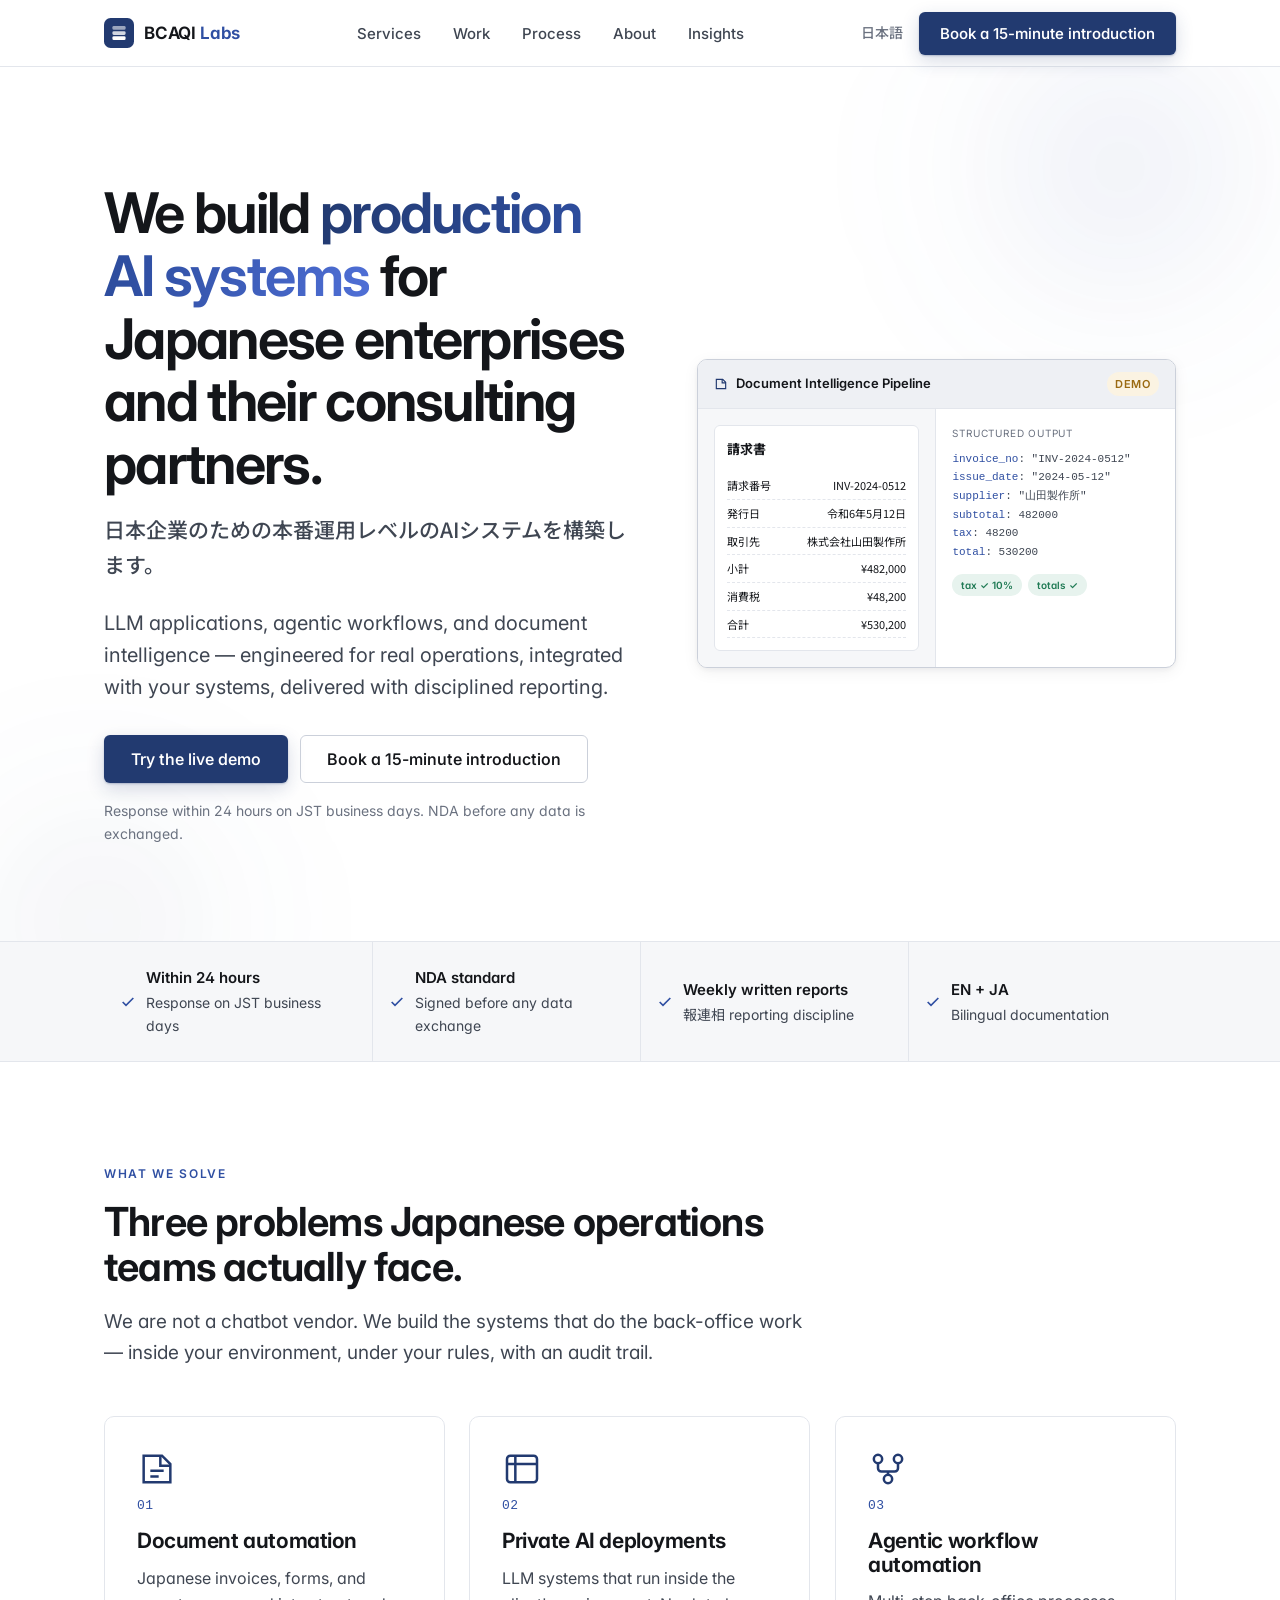
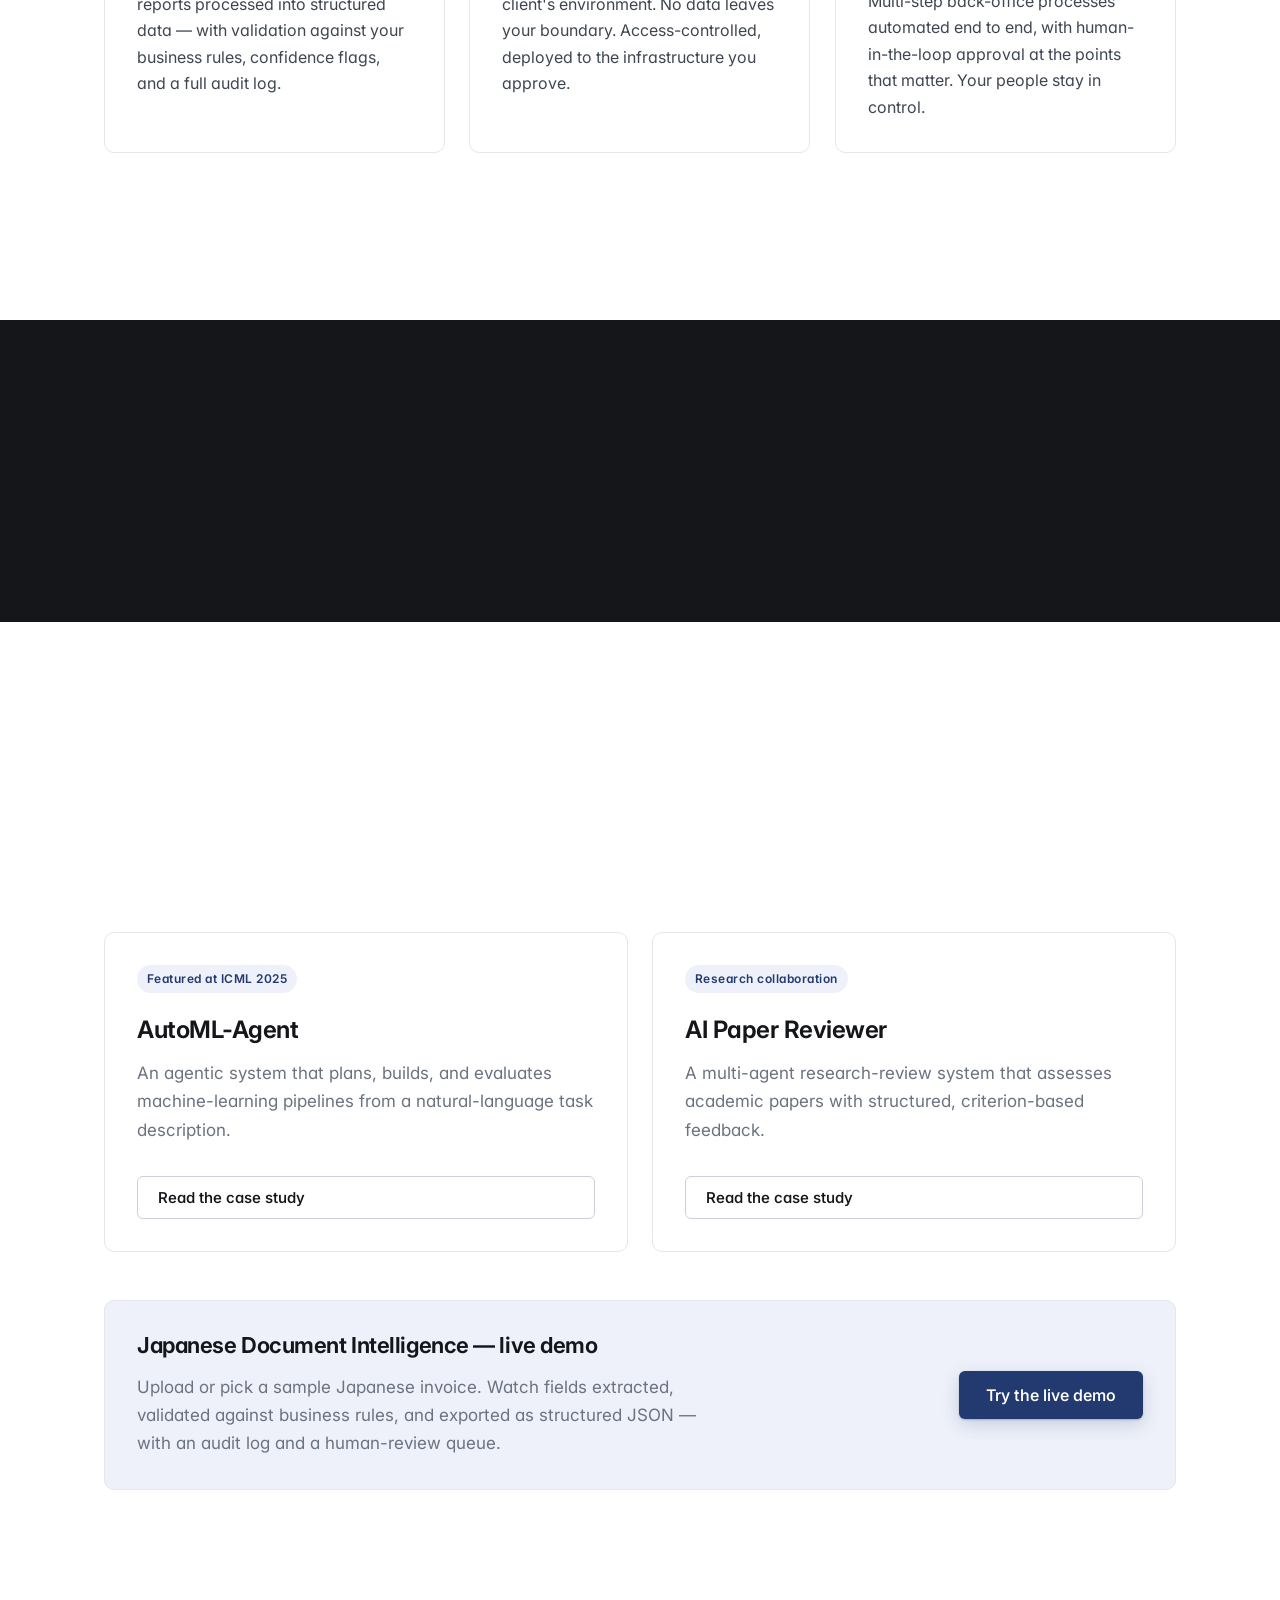
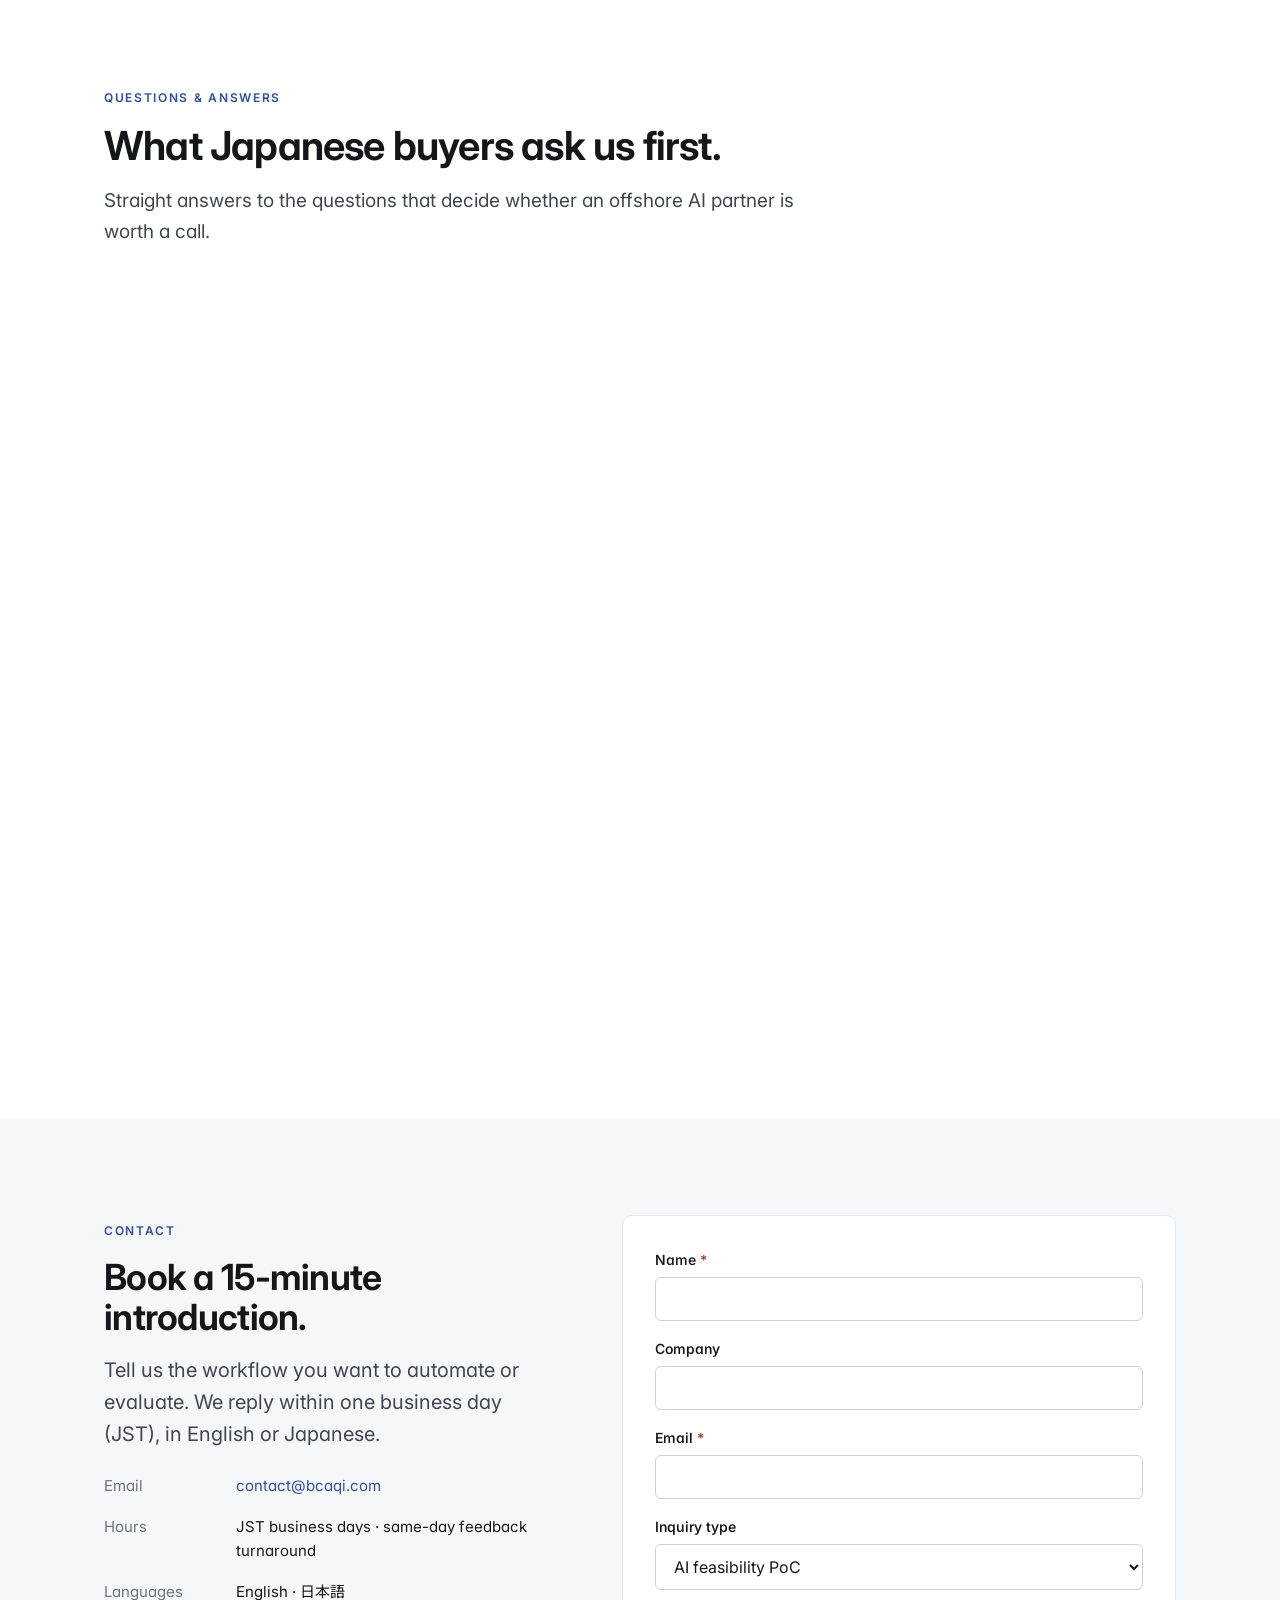
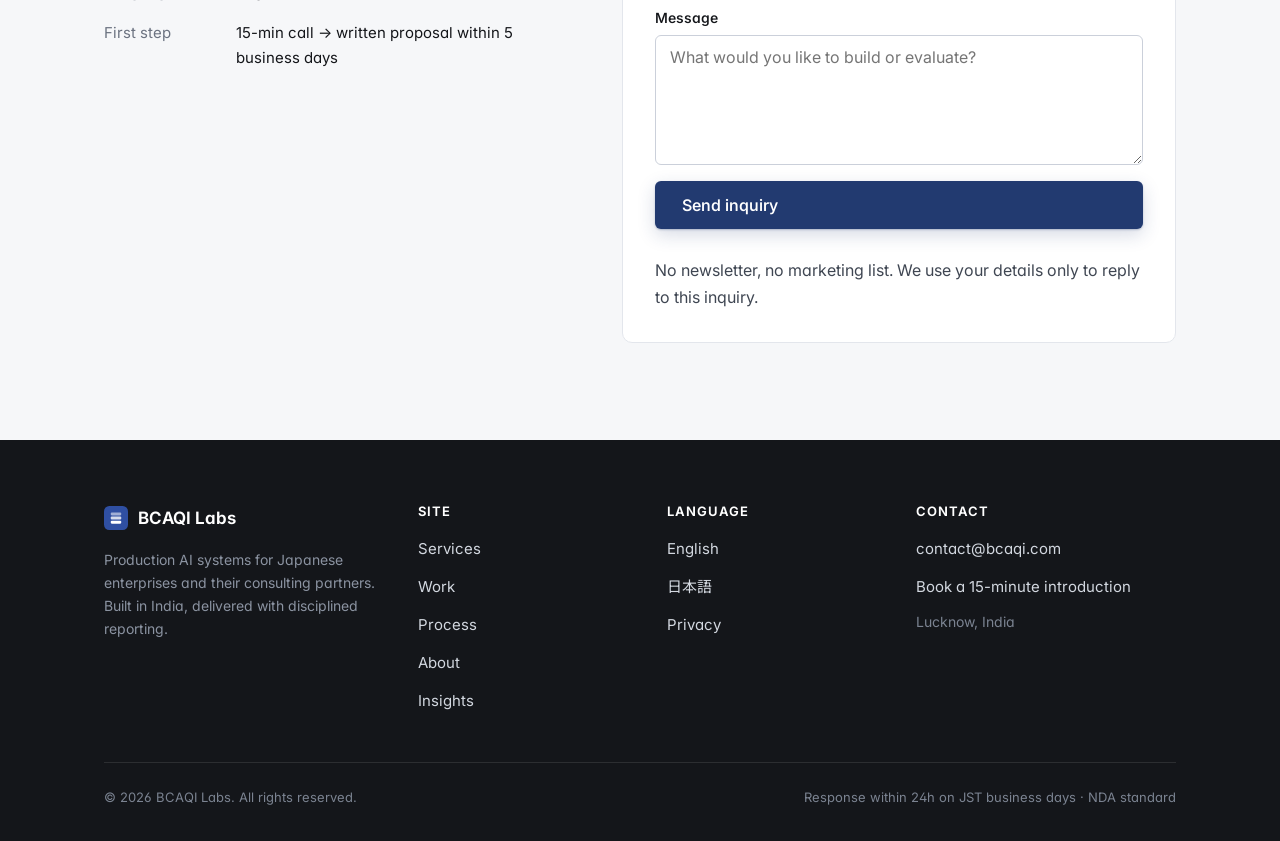
<file: index.html>
<!DOCTYPE html>
<html lang="en">

<head>
  <meta charset="UTF-8">
  <meta name="viewport" content="width=device-width, initial-scale=1.0, viewport-fit=cover">

  <title>BCAQI Labs — Production AI systems for the Japanese market</title>
  <meta name="description"
    content="BCAQI Labs builds production AI systems — LLM applications, agentic workflows, and document intelligence — for Japanese enterprises and their consulting partners. India-based delivery, weekly written reporting, NDA standard.">
  <meta name="author" content="BCAQI Labs">
  <link rel="canonical" href="https://bcaqi.com/">
  <meta name="robots" content="index, follow, max-image-preview:large">

  <!-- Language alternates -->
  <link rel="alternate" hreflang="en" href="https://bcaqi.com/">
  <link rel="alternate" hreflang="ja" href="https://bcaqi.com/jp/">
  <link rel="alternate" hreflang="x-default" href="https://bcaqi.com/">

  <!-- Open Graph -->
  <meta property="og:type" content="website">
  <meta property="og:site_name" content="BCAQI Labs">
  <meta property="og:url" content="https://bcaqi.com/">
  <meta property="og:title" content="BCAQI Labs — Production AI systems for the Japanese market">
  <meta property="og:description"
    content="LLM applications, agentic workflows, and document intelligence for Japanese enterprises and their consulting partners.">
  <meta property="og:image" content="https://bcaqi.com/assets/img/og-default.png">
  <meta property="og:image:width" content="1200">
  <meta property="og:image:height" content="630">
  <meta property="og:locale" content="en">
  <meta property="og:locale:alternate" content="ja_JP">
  <meta name="twitter:card" content="summary_large_image">
  <meta name="twitter:title" content="BCAQI Labs — Production AI systems for the Japanese market">
  <meta name="twitter:description"
    content="LLM applications, agentic workflows, and document intelligence for Japanese enterprises.">
  <meta name="twitter:image" content="https://bcaqi.com/assets/img/og-default.png">

  <!-- Search-console verification — paste the codes from Google Search Console and
       Bing Webmaster Tools, then uncomment. See docs/offsite-checklist.md. -->
  <!-- <meta name="google-site-verification" content="PASTE_GOOGLE_CODE_HERE"> -->
  <!-- <meta name="msvalidate.01" content="PASTE_BING_CODE_HERE"> -->

  <!-- Favicon -->
  <link rel="icon" href="/favicon.svg" type="image/svg+xml">
  <meta name="theme-color" content="#223a70">

  <!-- Fonts -->
  <link rel="preconnect" href="https://fonts.googleapis.com">
  <link rel="preconnect" href="https://fonts.gstatic.com" crossorigin>
  <link
    href="https://fonts.googleapis.com/css2?family=Inter:wght@400;500;600;700&family=Noto+Sans+JP:wght@400;500;700&display=swap"
    rel="stylesheet">

  <link rel="stylesheet" href="/assets/css/main.css">
  <noscript><style>.reveal{opacity:1!important;transform:none!important}</style></noscript>

  <script type="application/ld+json">
  {
    "@context": "https://schema.org",
    "@graph": [
      {
        "@type": ["ProfessionalService", "Organization"],
        "@id": "https://bcaqi.com/#org",
        "name": "BCAQI Labs",
        "legalName": "Bharat Centre for AI & Quantum Innovation",
        "alternateName": ["BCAQI", "BCAQI Labs", "Bharat Centre for AI & Quantum Innovation"],
        "sameAs": [
          "https://github.com/haider1998"
        ],
        "url": "https://bcaqi.com/",
        "logo": "https://bcaqi.com/assets/img/og-default.png",
        "image": "https://bcaqi.com/assets/img/og-default.png",
        "email": "contact@bcaqi.com",
        "slogan": "Production AI systems for the Japanese market",
        "description": "BCAQI Labs is an India-based AI engineering firm that builds production AI systems — LLM applications, agentic workflows, and Japanese document intelligence — for Japanese enterprises and their consulting partners. Offshore AI development with weekly written reporting, NDA standard, and bilingual (English/Japanese) delivery.",
        "foundingDate": "2023",
        "founder": { "@type": "Person", "name": "Syed Mohd Haider Rizvi", "jobTitle": "Founder & Lead Architect" },
        "areaServed": [{ "@type": "Country", "name": "Japan" }, { "@type": "Country", "name": "India" }],
        "knowsLanguage": ["en", "ja"],
        "knowsAbout": [
          "Japanese document intelligence", "Japanese invoice OCR automation", "請求書 自動化",
          "offshore AI development for Japan", "LLM application development", "agentic workflow automation",
          "retrieval-augmented generation", "private LLM deployment", "white-label AI delivery",
          "human-in-the-loop automation", "document processing automation"
        ],
        "address": { "@type": "PostalAddress", "addressLocality": "Lucknow", "addressRegion": "Uttar Pradesh", "addressCountry": "IN" },
        "contactPoint": { "@type": "ContactPoint", "email": "contact@bcaqi.com", "contactType": "sales", "availableLanguage": ["English", "Japanese"] },
        "serviceType": ["AI feasibility PoC", "Agentic automation sprint", "Document intelligence", "Dedicated AI engineering pod", "White-label AI delivery"]
      },
      {
        "@type": "WebSite",
        "@id": "https://bcaqi.com/#website",
        "url": "https://bcaqi.com/",
        "name": "BCAQI Labs",
        "publisher": { "@id": "https://bcaqi.com/#org" },
        "inLanguage": ["en", "ja"]
      },
      {
        "@type": "Service",
        "name": "Japanese Document Intelligence Pipeline",
        "provider": { "@id": "https://bcaqi.com/#org" },
        "areaServed": { "@type": "Country", "name": "Japan" },
        "serviceType": "Document processing automation",
        "description": "Automated extraction, validation, and structuring of Japanese invoices, quotations, delivery notes, and forms — with 和暦 date normalization, consumption-tax validation, confidence flags, audit logs, and a human-review queue."
      },
      {
        "@type": "FAQPage",
        "@id": "https://bcaqi.com/#faq",
        "mainEntity": [
          {
            "@type": "Question",
            "name": "What does BCAQI Labs do?",
            "acceptedAnswer": { "@type": "Answer", "text": "BCAQI Labs is an India-based AI engineering firm that builds production AI systems — LLM applications, agentic workflows, and Japanese document intelligence — for Japanese enterprises and their consulting partners. Engagements include a 4-week feasibility PoC, an 8-week agentic automation sprint, and a monthly dedicated AI pod, all with weekly written reporting and NDA standard." }
          },
          {
            "@type": "Question",
            "name": "Can you automate Japanese invoice and document processing?",
            "acceptedAnswer": { "@type": "Answer", "text": "Yes. Our Japanese document intelligence pipeline extracts fields from invoices (請求書), quotations, delivery notes, and forms, normalizes Japanese 和暦 dates to ISO, validates against business rules such as the 10% consumption tax, outputs structured JSON and CSV, and routes low-confidence or rule-failing fields to a human-review queue with a full audit log. A live demo is available on the site." }
          },
          {
            "@type": "Question",
            "name": "Do you provide offshore AI development for Japanese companies?",
            "acceptedAnswer": { "@type": "Answer", "text": "Yes. We are an India-based offshore AI development partner for Japanese enterprises. India (IST) is only 3.5 hours behind Japan (JST), so our morning overlaps your afternoon for same-day feedback. We follow the 報連相 (hō-ren-sō) reporting discipline with weekly written progress reports, respond within 24 hours on JST business days, and work in English and Japanese." }
          },
          {
            "@type": "Question",
            "name": "What kinds of AI applications do you build?",
            "acceptedAnswer": { "@type": "Answer", "text": "We build LLM applications, retrieval-augmented generation (RAG) systems, agentic workflow automation with human-in-the-loop controls, and private LLM deployments that run inside the client's own environment so no data leaves their boundary." }
          },
          {
            "@type": "Question",
            "name": "Do you work as a white-label AI delivery partner for consulting firms and system integrators?",
            "acceptedAnswer": { "@type": "Answer", "text": "Yes. Our Dedicated AI Pod provides 2–3 engineers plus a lead architect as white-label delivery capacity for Japan-side consulting firms and system integrators. We deliver under your brand and never contact your client directly — the client relationship stays yours." }
          },
          {
            "@type": "Question",
            "name": "How do you protect client data and intellectual property?",
            "acceptedAnswer": { "@type": "Answer", "text": "An NDA is signed before any data is exchanged. Client data is processed only in environments you approve, in access-controlled repositories, and is deleted on project close, confirmed in writing. All work-product IP transfers to the client on payment." }
          }
        ]
      }
    ]
  }
  </script>
</head>

<body>
  <a class="skip-link" href="#main">Skip to main content</a>

  <!-- HEADER -->
  <header class="site-header">
    <div class="container nav">
      <a class="brand" href="/" aria-label="BCAQI Labs home">
        <svg class="mark" viewBox="0 0 32 32" aria-hidden="true">
          <rect width="32" height="32" rx="7" fill="#223a70" />
          <rect x="9" y="8.5" width="14" height="4" rx="1.4" fill="#fff" opacity=".55" />
          <rect x="9" y="14" width="14" height="4" rx="1.4" fill="#fff" opacity=".8" />
          <rect x="9" y="19.5" width="14" height="4" rx="1.4" fill="#fff" />
        </svg>
        <span class="brand-name">BCAQI<span> Labs</span></span>
      </a>
      <nav aria-label="Primary">
        <ul class="nav-links">
          <li><a href="/services/">Services</a></li>
          <li><a href="/work/">Work</a></li>
          <li><a href="/process/">Process</a></li>
          <li><a href="/about/">About</a></li>
          <li><a href="/insights/">Insights</a></li>
        </ul>
      </nav>
      <div class="nav-right">
        <a class="nav-lang" href="/jp/" hreflang="ja" lang="ja">日本語</a>
        <a class="btn btn-primary" href="#contact">Book a 15-minute introduction</a>
      </div>
      <button class="nav-toggle" aria-label="Menu" aria-expanded="false"><span></span></button>
    </div>
  </header>

  <main id="main">

    <!-- HERO -->
    <section class="hero">
      <div class="container hero-grid">
        <div class="hero-copy reveal">
          <h1>We build <span class="grad">production AI systems</span> for Japanese enterprises and their consulting
            partners.
            <span class="hero-sub-jp" lang="ja">日本企業のための本番運用レベルのAIシステムを構築します。</span>
          </h1>
          <p class="lede">LLM applications, agentic workflows, and document intelligence — engineered for real operations,
            integrated with your systems, delivered with disciplined reporting.</p>
          <div class="hero-actions">
            <a class="btn btn-primary btn-lg" href="/work/#demo">Try the live demo</a>
            <a class="btn btn-ghost btn-lg" href="#contact">Book a 15-minute introduction</a>
          </div>
          <p class="hero-note">Response within 24 hours on JST business days. NDA before any data is exchanged.</p>
        </div>

        <!-- Signature teaser: document → structured data -->
        <div class="hero-demo reveal" aria-hidden="true">
          <div class="demo-wrap">
            <div class="demo-bar">
              <span class="demo-title">
                <svg width="14" height="14" viewBox="0 0 24 24" fill="none" stroke="#223a70" stroke-width="2">
                  <path d="M4 4h11l5 5v11a0 0 0 0 1 0 0H4z" /><path d="M14 4v6h6" />
                </svg>
                Document Intelligence Pipeline
              </span>
              <span class="env-label">Demo</span>
            </div>
            <div style="display:grid;grid-template-columns:1fr 1fr;gap:0">
              <div style="padding:16px;border-right:1px solid var(--rule);background:var(--ground-2)">
                <div class="demo-doc" style="font-size:11px;line-height:1.7;padding:12px">
                  <div class="doc-title" style="font-size:13px">請求書</div>
                  <div class="doc-row"><span>請求番号</span><span>INV-2024-0512</span></div>
                  <div class="doc-row"><span>発行日</span><span>令和6年5月12日</span></div>
                  <div class="doc-row"><span>取引先</span><span>株式会社山田製作所</span></div>
                  <div class="doc-row"><span>小計</span><span>¥482,000</span></div>
                  <div class="doc-row"><span>消費税</span><span>¥48,200</span></div>
                  <div class="doc-row"><span>合計</span><span>¥530,200</span></div>
                </div>
              </div>
              <div style="padding:16px">
                <div style="font-size:10px;text-transform:uppercase;letter-spacing:.08em;color:var(--muted);margin-bottom:8px">
                  Structured output</div>
                <div style="font-family:var(--font-mono);font-size:11px;line-height:1.7;color:var(--ink-2)">
                  <div><span style="color:var(--accent-2)">invoice_no</span>: "INV-2024-0512"</div>
                  <div><span style="color:var(--accent-2)">issue_date</span>: "2024-05-12"</div>
                  <div><span style="color:var(--accent-2)">supplier</span>: "山田製作所"</div>
                  <div><span style="color:var(--accent-2)">subtotal</span>: 482000</div>
                  <div><span style="color:var(--accent-2)">tax</span>: 48200</div>
                  <div><span style="color:var(--accent-2)">total</span>: 530200</div>
                </div>
                <div style="margin-top:12px;display:flex;gap:6px;flex-wrap:wrap">
                  <span class="flag ok" style="font-size:10px">tax ✓ 10%</span>
                  <span class="flag ok" style="font-size:10px">totals ✓</span>
                </div>
              </div>
            </div>
          </div>
        </div>
      </div>
    </section>

    <!-- TRUST STRIP -->
    <div class="trust-strip">
      <div class="container">
        <ul>
          <li><svg class="tick" width="16" height="16" viewBox="0 0 24 24" fill="none" stroke="currentColor"
                stroke-width="2.5">
              <path d="M20 6L9 17l-5-5" />
            </svg><span><strong>Within 24 hours</strong>Response on JST business days</span></li>
          <li><svg class="tick" width="16" height="16" viewBox="0 0 24 24" fill="none" stroke="currentColor"
                stroke-width="2.5">
              <path d="M20 6L9 17l-5-5" />
            </svg><span><strong>NDA standard</strong>Signed before any data exchange</span></li>
          <li><svg class="tick" width="16" height="16" viewBox="0 0 24 24" fill="none" stroke="currentColor"
                stroke-width="2.5">
              <path d="M20 6L9 17l-5-5" />
            </svg><span><strong>Weekly written reports</strong>報連相 reporting discipline</span></li>
          <li><svg class="tick" width="16" height="16" viewBox="0 0 24 24" fill="none" stroke="currentColor"
                stroke-width="2.5">
              <path d="M20 6L9 17l-5-5" />
            </svg><span><strong>EN + JA</strong>Bilingual documentation</span></li>
        </ul>
      </div>
    </div>

    <!-- WHAT WE SOLVE -->
    <section class="section">
      <div class="container">
        <div class="section-head reveal">
          <span class="eyebrow">What we solve</span>
          <h2>Three problems Japanese operations teams actually face.</h2>
          <p>We are not a chatbot vendor. We build the systems that do the back-office work — inside your environment,
            under your rules, with an audit trail.</p>
        </div>
        <div class="grid grid-3">
          <article class="card reveal">
            <svg class="icon" viewBox="0 0 24 24" fill="none" stroke="currentColor" stroke-width="1.5">
              <path d="M4 4h11l5 5v11H4z" /><path d="M14 4v6h6" /><path d="M8 13h8M8 16.5h5" />
            </svg>
            <span class="card-idx">01</span>
            <h3>Document automation</h3>
            <p>Japanese invoices, forms, and reports processed into structured data — with validation against your
              business rules, confidence flags, and a full audit log.</p>
          </article>
          <article class="card reveal">
            <svg class="icon" viewBox="0 0 24 24" fill="none" stroke="currentColor" stroke-width="1.5">
              <rect x="3" y="4" width="18" height="16" rx="2" /><path d="M3 9h18M8 4v16" />
            </svg>
            <span class="card-idx">02</span>
            <h3>Private AI deployments</h3>
            <p>LLM systems that run inside the client's environment. No data leaves your boundary. Access-controlled,
              deployed to the infrastructure you approve.</p>
          </article>
          <article class="card reveal">
            <svg class="icon" viewBox="0 0 24 24" fill="none" stroke="currentColor" stroke-width="1.5">
              <circle cx="6" cy="6" r="2.5" /><circle cx="18" cy="6" r="2.5" /><circle cx="12" cy="18" r="2.5" />
              <path d="M6 8.5v3a2 2 0 002 2h8a2 2 0 002-2v-3M12 13.5v2" />
            </svg>
            <span class="card-idx">03</span>
            <h3>Agentic workflow automation</h3>
            <p>Multi-step back-office processes automated end to end, with human-in-the-loop approval at the points
              that matter. Your people stay in control.</p>
          </article>
        </div>
        <p class="reveal mt-7 small" style="display:flex;gap:var(--s-4);flex-wrap:wrap;align-items:center">
          <span class="text-muted">Explore solutions:</span>
          <a class="link-underline" href="/solutions/japanese-invoice-ocr/">Japanese invoice AI-OCR</a>
          <a class="link-underline" href="/solutions/offshore-ai-development-japan/">Offshore AI development for
            Japan</a>
          <a class="link-underline" href="/solutions/white-label-ai-delivery/">White-label AI delivery</a>
        </p>
      </div>
    </section>

    <!-- DIFFERENTIATION -->
    <section class="section section--ink tight">
      <div class="container narrow" style="text-align:center">
        <p class="reveal" style="font-size:clamp(22px,3.2vw,30px);line-height:1.45;font-weight:600;color:#fff;letter-spacing:-.02em">
          ChatGPT answers questions.<br>We build the systems that do the work —<br>integrated with your ERP, your rules,
          your audit requirements.</p>
      </div>
    </section>

    <!-- FEATURED WORK -->
    <section class="section">
      <div class="container">
        <div class="section-head reveal">
          <span class="eyebrow">Selected work</span>
          <h2>Systems we have built and shipped.</h2>
          <p>Research-grade engineering, applied to production problems. Full case studies with architecture and
            outcomes.</p>
        </div>
        <div class="grid grid-2">
          <article class="case reveal">
            <span class="tag">Featured at ICML 2025</span>
            <h3>AutoML-Agent</h3>
            <p class="text-muted">An agentic system that plans, builds, and evaluates machine-learning pipelines from a
              natural-language task description.</p>
            <a class="btn btn-ghost mt-4" href="/work/#automl-agent">Read the case study</a>
          </article>
          <article class="case reveal">
            <span class="tag">Research collaboration</span>
            <h3>AI Paper Reviewer</h3>
            <p class="text-muted">A multi-agent research-review system that assesses academic papers with structured,
              criterion-based feedback.</p>
            <a class="btn btn-ghost mt-4" href="/work/#paper-reviewer">Read the case study</a>
          </article>
        </div>
        <div class="reveal mt-7"
          style="border:1px solid var(--rule);border-radius:var(--radius);padding:var(--s-6);display:flex;gap:var(--s-5);align-items:center;justify-content:space-between;flex-wrap:wrap;background:var(--accent-soft)">
          <div>
            <h3 style="font-size:22px">Japanese Document Intelligence — live demo</h3>
            <p class="text-muted mt-4" style="max-width:52ch">Upload or pick a sample Japanese invoice. Watch fields
              extracted, validated against business rules, and exported as structured JSON — with an audit log and a
              human-review queue.</p>
          </div>
          <a class="btn btn-primary btn-lg" href="/work/#demo">Try the live demo</a>
        </div>
      </div>
    </section>

    <!-- FAQ (visible content mirrors FAQPage schema for AI/Google answer extraction) -->
    <section class="section" id="faq" aria-labelledby="faq-h">
      <div class="container">
        <div class="section-head reveal">
          <span class="eyebrow">Questions &amp; answers</span>
          <h2 id="faq-h">What Japanese buyers ask us first.</h2>
          <p>Straight answers to the questions that decide whether an offshore AI partner is worth a call.</p>
        </div>
        <div class="faq reveal">
          <details open>
            <summary>What does BCAQI Labs do?
              <svg class="chev" viewBox="0 0 24 24" fill="none" stroke="currentColor" stroke-width="2" aria-hidden="true"><path d="M6 9l6 6 6-6"/></svg>
            </summary>
            <div class="faq-body">
              <p>BCAQI Labs is an India-based AI engineering firm that builds production AI systems — LLM applications,
                agentic workflows, and Japanese document intelligence — for Japanese enterprises and their consulting
                partners. Engagements include a 4-week feasibility PoC, an 8-week agentic automation sprint, and a
                monthly dedicated AI pod, all with weekly written reporting and NDA standard.</p>
            </div>
          </details>
          <details>
            <summary>Can you automate Japanese invoice and document processing?
              <svg class="chev" viewBox="0 0 24 24" fill="none" stroke="currentColor" stroke-width="2" aria-hidden="true"><path d="M6 9l6 6 6-6"/></svg>
            </summary>
            <div class="faq-body">
              <p>Yes. Our Japanese document intelligence pipeline extracts fields from invoices (請求書), quotations,
                delivery notes, and forms, normalizes Japanese 和暦 dates to ISO, validates against business rules such
                as the 10% consumption tax, outputs structured JSON and CSV, and routes low-confidence or rule-failing
                fields to a human-review queue with a full audit log. <a class="link-underline" href="/work/#demo">Try
                  the live demo</a>.</p>
            </div>
          </details>
          <details>
            <summary>Do you provide offshore AI development for Japanese companies?
              <svg class="chev" viewBox="0 0 24 24" fill="none" stroke="currentColor" stroke-width="2" aria-hidden="true"><path d="M6 9l6 6 6-6"/></svg>
            </summary>
            <div class="faq-body">
              <p>Yes. We are an India-based offshore AI development partner for Japanese enterprises. India (IST) is only
                3.5 hours behind Japan (JST), so our morning overlaps your afternoon for same-day feedback. We follow the
                報連相 (hō-ren-sō) reporting discipline with weekly written progress reports, respond within 24 hours on
                JST business days, and work in English and Japanese.</p>
            </div>
          </details>
          <details>
            <summary>What kinds of AI applications do you build?
              <svg class="chev" viewBox="0 0 24 24" fill="none" stroke="currentColor" stroke-width="2" aria-hidden="true"><path d="M6 9l6 6 6-6"/></svg>
            </summary>
            <div class="faq-body">
              <p>We build LLM applications, retrieval-augmented generation (RAG) systems, agentic workflow automation
                with human-in-the-loop controls, and private LLM deployments that run inside the client's own
                environment so no data leaves their boundary.</p>
            </div>
          </details>
          <details>
            <summary>Do you work as a white-label AI delivery partner for consulting firms and system integrators?
              <svg class="chev" viewBox="0 0 24 24" fill="none" stroke="currentColor" stroke-width="2" aria-hidden="true"><path d="M6 9l6 6 6-6"/></svg>
            </summary>
            <div class="faq-body">
              <p>Yes. Our Dedicated AI Pod provides 2–3 engineers plus a lead architect as white-label delivery capacity
                for Japan-side consulting firms and system integrators. We deliver under your brand and never contact
                your client directly — the client relationship stays yours.</p>
            </div>
          </details>
          <details>
            <summary>How do you protect client data and intellectual property?
              <svg class="chev" viewBox="0 0 24 24" fill="none" stroke="currentColor" stroke-width="2" aria-hidden="true"><path d="M6 9l6 6 6-6"/></svg>
            </summary>
            <div class="faq-body">
              <p>An NDA is signed before any data is exchanged. Client data is processed only in environments you
                approve, in access-controlled repositories, and is deleted on project close, confirmed in writing. All
                work-product IP transfers to the client on payment.</p>
            </div>
          </details>
        </div>
      </div>
    </section>

    <!-- CONTACT -->
    <section class="section section--fill" id="contact">
      <div class="container">
        <div class="contact-split">
          <div class="reveal">
            <span class="eyebrow">Contact</span>
            <h2 style="font-size:clamp(26px,4vw,36px)">Book a 15-minute introduction.</h2>
            <p class="lede mt-4">Tell us the workflow you want to automate or evaluate. We reply within one business day
              (JST), in English or Japanese.</p>
            <ul class="contact-facts">
              <li><span class="k">Email</span><a href="mailto:contact@bcaqi.com">contact@bcaqi.com</a></li>
              <li><span class="k">Hours</span><span>JST business days · same-day feedback turnaround</span></li>
              <li><span class="k">Languages</span><span>English · 日本語</span></li>
              <li><span class="k">First step</span><span>15-min call → written proposal within 5 business days</span>
              </li>
            </ul>
          </div>

          <form class="form card reveal" data-contact data-to="contact@bcaqi.com"
            data-subject="BCAQI Labs inquiry" aria-label="Contact form">
            <div class="field">
              <label for="name">Name <span class="req" aria-hidden="true">*</span></label>
              <input id="name" name="name" type="text" required autocomplete="name">
            </div>
            <div class="field">
              <label for="company">Company</label>
              <input id="company" name="company" type="text" autocomplete="organization">
            </div>
            <div class="field">
              <label for="email">Email <span class="req" aria-hidden="true">*</span></label>
              <input id="email" name="email" type="email" required autocomplete="email">
            </div>
            <div class="field">
              <label for="type">Inquiry type</label>
              <select id="type" name="type">
                <option value="PoC">AI feasibility PoC</option>
                <option value="Partnership">Partnership / white-label delivery</option>
                <option value="Other">Other</option>
              </select>
            </div>
            <div class="field">
              <label for="message">Message</label>
              <textarea id="message" name="message" placeholder="What would you like to build or evaluate?"></textarea>
            </div>
            <button class="btn btn-primary btn-lg" type="submit">Send inquiry</button>
            <p class="form-status form-note" hidden>Your email client should now open with the message ready to send. If
              it does not, write to contact@bcaqi.com.</p>
            <p class="form-note">No newsletter, no marketing list. We use your details only to reply to this inquiry.</p>
          </form>
        </div>
      </div>
    </section>
  </main>

  <!-- FOOTER -->
  <footer class="site-footer">
    <div class="container">
      <div class="footer-top">
        <div class="footer-brand">
          <span class="brand-name">
            <svg width="24" height="24" viewBox="0 0 32 32" aria-hidden="true">
              <rect width="32" height="32" rx="7" fill="#2f4fa2" />
              <rect x="9" y="8.5" width="14" height="4" rx="1.4" fill="#fff" opacity=".55" />
              <rect x="9" y="14" width="14" height="4" rx="1.4" fill="#fff" opacity=".8" />
              <rect x="9" y="19.5" width="14" height="4" rx="1.4" fill="#fff" />
            </svg>
            BCAQI Labs
          </span>
          <p>Production AI systems for Japanese enterprises and their consulting partners. Built in India, delivered
            with disciplined reporting.</p>
        </div>
        <div class="footer-col">
          <h4>Site</h4>
          <ul>
            <li><a href="/services/">Services</a></li>
            <li><a href="/work/">Work</a></li>
            <li><a href="/process/">Process</a></li>
            <li><a href="/about/">About</a></li>
          <li><a href="/insights/">Insights</a></li>
          </ul>
        </div>
        <div class="footer-col">
          <h4>Language</h4>
          <ul>
            <li><a href="/">English</a></li>
            <li><a href="/jp/" hreflang="ja" lang="ja">日本語</a></li>
            <li><a href="/privacy/">Privacy</a></li>
          </ul>
        </div>
        <div class="footer-col">
          <h4>Contact</h4>
          <ul>
            <li><a href="mailto:contact@bcaqi.com">contact@bcaqi.com</a></li>
            <li><a href="/#contact">Book a 15-minute introduction</a></li>
            <li class="small text-muted" style="color:#7b8391">Lucknow, India</li>
          </ul>
        </div>
      </div>
      <div class="footer-bottom">
        <span>© <span data-year>2026</span> BCAQI Labs. All rights reserved.</span>
        <span>Response within 24h on JST business days · NDA standard</span>
      </div>
    </div>
  </footer>

  <script src="/assets/js/main.js" defer></script>
</body>

</html>
</file>
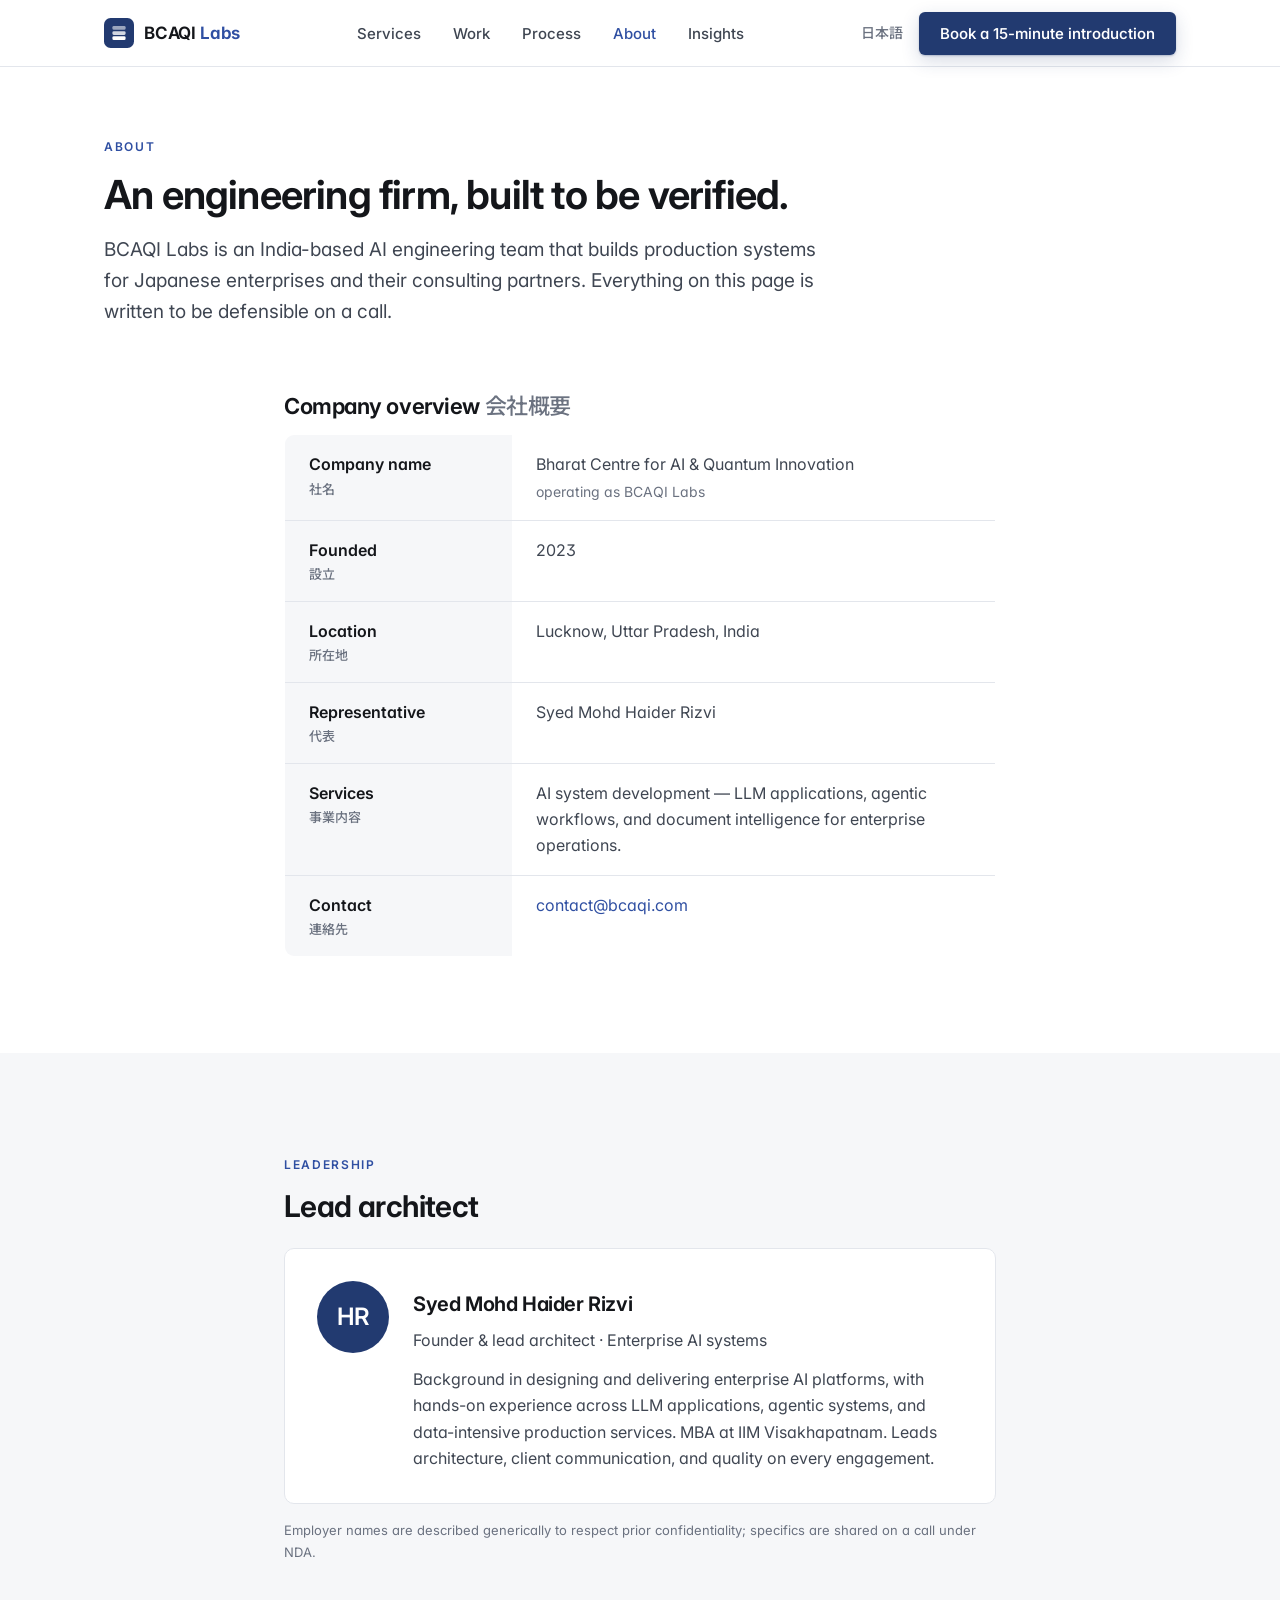
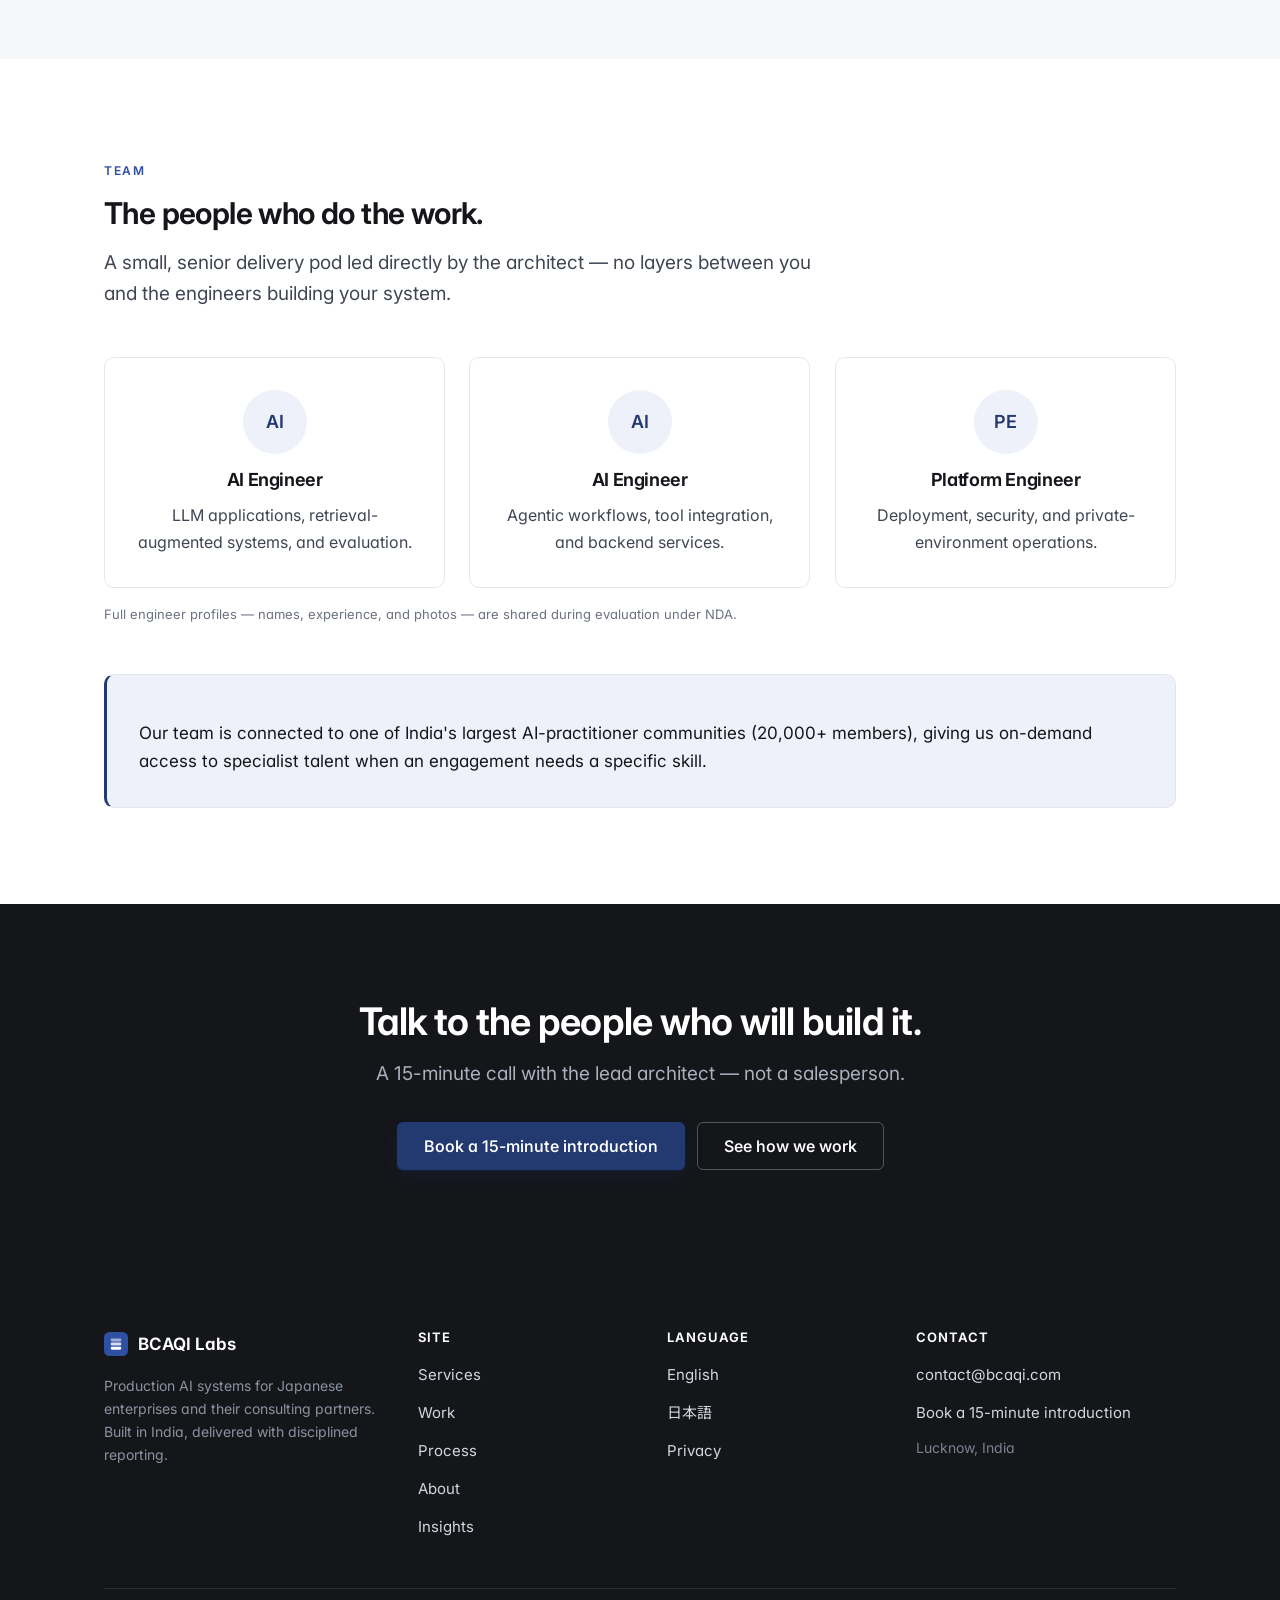
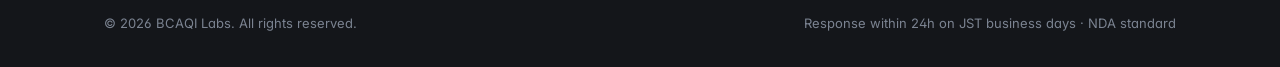
<file: about/index.html>
<!DOCTYPE html>
<html lang="en">

<head>
  <meta charset="UTF-8">
  <meta name="viewport" content="width=device-width, initial-scale=1.0, viewport-fit=cover">

  <title>About BCAQI Labs — India-based AI engineering firm for Japan | 会社概要</title>
  <meta name="description"
    content="Company overview (会社概要) for BCAQI Labs (Bharat Centre for AI & Quantum Innovation): an India-based AI engineering firm building production systems for the Japanese market. Founder Syed Mohd Haider Rizvi, team, location, services, and contact.">
  <link rel="canonical" href="https://bcaqi.com/about/">
  <meta name="robots" content="index, follow, max-image-preview:large">
  <link rel="alternate" hreflang="en" href="https://bcaqi.com/about/">
  <link rel="alternate" hreflang="ja" href="https://bcaqi.com/jp/">
  <link rel="alternate" hreflang="x-default" href="https://bcaqi.com/about/">

  <meta property="og:type" content="website">
  <meta property="og:site_name" content="BCAQI Labs">
  <meta property="og:url" content="https://bcaqi.com/about/">
  <meta property="og:title" content="About &amp; company overview — BCAQI Labs">
  <meta property="og:description"
    content="Company overview for BCAQI Labs: an India-based AI engineering firm building production systems for the Japanese market.">
  <meta property="og:image" content="https://bcaqi.com/assets/img/og-default.png">
  <meta name="twitter:card" content="summary_large_image">

  <link rel="icon" href="/favicon.svg" type="image/svg+xml">
  <meta name="theme-color" content="#223a70">
  <link rel="preconnect" href="https://fonts.googleapis.com">
  <link rel="preconnect" href="https://fonts.gstatic.com" crossorigin>
  <link
    href="https://fonts.googleapis.com/css2?family=Inter:wght@400;500;600;700&family=Noto+Sans+JP:wght@400;500;700&display=swap"
    rel="stylesheet">
  <link rel="stylesheet" href="/assets/css/main.css">
  <noscript><style>.reveal{opacity:1!important;transform:none!important}</style></noscript>

  <script type="application/ld+json">
  {
    "@context": "https://schema.org",
    "@graph": [
      {
        "@type": "BreadcrumbList",
        "itemListElement": [
          { "@type": "ListItem", "position": 1, "name": "Home", "item": "https://bcaqi.com/" },
          { "@type": "ListItem", "position": 2, "name": "About", "item": "https://bcaqi.com/about/" }
        ]
      },
      {
        "@type": "AboutPage",
        "url": "https://bcaqi.com/about/",
        "about": {
          "@type": "Organization",
          "name": "BCAQI Labs",
          "legalName": "Bharat Centre for AI & Quantum Innovation",
          "alternateName": ["BCAQI", "Bharat Centre for AI & Quantum Innovation"],
          "sameAs": ["https://github.com/haider1998"],
          "foundingDate": "2023",
          "founder": { "@type": "Person", "name": "Syed Mohd Haider Rizvi", "jobTitle": "Founder & Lead Architect", "alumniOf": "IIM Visakhapatnam" },
          "address": { "@type": "PostalAddress", "addressLocality": "Lucknow", "addressRegion": "Uttar Pradesh", "addressCountry": "IN" },
          "email": "contact@bcaqi.com"
        }
      }
    ]
  }
  </script>
</head>

<body>
  <a class="skip-link" href="#main">Skip to main content</a>

  <header class="site-header">
    <div class="container nav">
      <a class="brand" href="/" aria-label="BCAQI Labs home">
        <svg class="mark" viewBox="0 0 32 32" aria-hidden="true">
          <rect width="32" height="32" rx="7" fill="#223a70" />
          <rect x="9" y="8.5" width="14" height="4" rx="1.4" fill="#fff" opacity=".55" />
          <rect x="9" y="14" width="14" height="4" rx="1.4" fill="#fff" opacity=".8" />
          <rect x="9" y="19.5" width="14" height="4" rx="1.4" fill="#fff" />
        </svg>
        <span class="brand-name">BCAQI<span> Labs</span></span>
      </a>
      <nav aria-label="Primary">
        <ul class="nav-links">
          <li><a href="/services/">Services</a></li>
          <li><a href="/work/">Work</a></li>
          <li><a href="/process/">Process</a></li>
          <li><a href="/about/" aria-current="page">About</a></li>
          <li><a href="/insights/">Insights</a></li>
        </ul>
      </nav>
      <div class="nav-right">
        <a class="nav-lang" href="/jp/" hreflang="ja" lang="ja">日本語</a>
        <a class="btn btn-primary" href="/#contact">Book a 15-minute introduction</a>
      </div>
      <button class="nav-toggle" aria-label="Menu" aria-expanded="false"><span></span></button>
    </div>
  </header>

  <main id="main">

    <section class="section tight">
      <div class="container">
        <div class="section-head reveal" style="margin-bottom:0">
          <span class="eyebrow">About</span>
          <h1>An engineering firm, built to be verified.</h1>
          <p>BCAQI Labs is an India-based AI engineering team that builds production systems for Japanese enterprises and
            their consulting partners. Everything on this page is written to be defensible on a call.</p>
        </div>
      </div>
    </section>

    <!-- COMPANY OVERVIEW TABLE (会社概要) -->
    <section class="section" style="padding-top:0">
      <div class="container narrow">
        <h3 style="font-size:22px;margin-bottom:var(--s-4)">Company overview <span class="text-muted"
            style="font-weight:500;font-family:var(--font-jp)">会社概要</span></h3>
        <!--
          BEFORE LAUNCH — replace the [bracketed] placeholders with verified facts.
          A missing/blank 会社概要 row is a trust red flag to Japanese buyers, so fill every row.
          Do NOT invent a representative name, team size, or registration status.
        -->
        <table class="spec-table reveal">
          <tbody>
            <tr>
              <th>Company name <span class="jp">社名</span></th>
              <td>Bharat Centre for AI &amp; Quantum Innovation<br><span class="text-muted small">operating as BCAQI
                  Labs</span></td>
            </tr>
            <tr>
              <th>Founded <span class="jp">設立</span></th>
              <td>2023</td>
            </tr>
            <tr>
              <th>Location <span class="jp">所在地</span></th>
              <td>Lucknow, Uttar Pradesh, India</td>
            </tr>
            <tr>
              <th>Representative <span class="jp">代表</span></th>
              <td>Syed Mohd Haider Rizvi</td>
            </tr>
            <!-- Team / 従業員数: add the row once the headcount is confirmed, e.g.
              <tr><th>Team <span class="jp">従業員数</span></th><td>[n]</td></tr> -->
            <tr>
              <th>Services <span class="jp">事業内容</span></th>
              <td>AI system development — LLM applications, agentic workflows, and document intelligence for enterprise
                operations.</td>
            </tr>
            <tr>
              <th>Contact <span class="jp">連絡先</span></th>
              <td><a href="mailto:contact@bcaqi.com">contact@bcaqi.com</a></td>
            </tr>
            <!--
              Registration / 登記: omit this row until the legal entity is registered, or add it honestly, e.g.
              <tr><th>Registration <span class="jp">登記</span></th><td>Private Limited — registration in progress</td></tr>
            -->
          </tbody>
        </table>
      </div>
    </section>

    <!-- LEAD ARCHITECT -->
    <section class="section section--fill">
      <div class="container narrow">
        <div class="section-head reveal" style="margin-bottom:var(--s-5)">
          <span class="eyebrow">Leadership</span>
          <h2 style="font-size:clamp(24px,3.5vw,30px)">Lead architect</h2>
        </div>
        <div class="card reveal" style="display:flex;gap:var(--s-5);align-items:flex-start;flex-wrap:wrap">
          <div aria-hidden="true"
            style="width:72px;height:72px;flex:none;border-radius:50%;background:var(--accent);color:#fff;display:flex;align-items:center;justify-content:center;font-size:24px;font-weight:600">
            HR</div>
          <div style="flex:1;min-width:240px">
            <h3 style="font-size:20px">Syed Mohd Haider Rizvi</h3>
            <p class="text-muted small">Founder &amp; lead architect · Enterprise AI systems</p>
            <p class="mt-4">Background in designing and delivering enterprise AI platforms, with hands-on experience
              across LLM applications, agentic systems, and data-intensive production services. MBA at IIM
              Visakhapatnam. Leads architecture, client communication, and quality on every engagement.</p>
          </div>
        </div>
        <p class="form-note mt-4">Employer names are described generically to respect prior confidentiality; specifics
          are shared on a call under NDA.</p>
      </div>
    </section>

    <!-- TEAM -->
    <section class="section">
      <div class="container">
        <div class="section-head reveal">
          <span class="eyebrow">Team</span>
          <h2 style="font-size:clamp(24px,3.5vw,30px)">The people who do the work.</h2>
          <p>A small, senior delivery pod led directly by the architect — no layers between you and the engineers
            building your system.</p>
        </div>
        <!--
          BEFORE LAUNCH (optional) — if the other engineers agree to be named, replace the role headings below with
          real names + photos. Full profiles are already offered under NDA in the note beneath the cards.
        -->
        <div class="grid grid-3 reveal">
          <article class="card" style="text-align:center">
            <div aria-hidden="true"
              style="width:64px;height:64px;margin:0 auto var(--s-4);border-radius:50%;background:var(--accent-soft);color:var(--accent);display:flex;align-items:center;justify-content:center;font-size:18px;font-weight:600">
              AI</div>
            <h3 style="font-size:18px">AI Engineer</h3>
            <p class="small mt-4 text-muted">LLM applications, retrieval-augmented systems, and evaluation.</p>
          </article>
          <article class="card" style="text-align:center">
            <div aria-hidden="true"
              style="width:64px;height:64px;margin:0 auto var(--s-4);border-radius:50%;background:var(--accent-soft);color:var(--accent);display:flex;align-items:center;justify-content:center;font-size:18px;font-weight:600">
              AI</div>
            <h3 style="font-size:18px">AI Engineer</h3>
            <p class="small mt-4 text-muted">Agentic workflows, tool integration, and backend services.</p>
          </article>
          <article class="card" style="text-align:center">
            <div aria-hidden="true"
              style="width:64px;height:64px;margin:0 auto var(--s-4);border-radius:50%;background:var(--accent-soft);color:var(--accent);display:flex;align-items:center;justify-content:center;font-size:18px;font-weight:600">
              PE</div>
            <h3 style="font-size:18px">Platform Engineer</h3>
            <p class="small mt-4 text-muted">Deployment, security, and private-environment operations.</p>
          </article>
        </div>
        <p class="form-note mt-4">Full engineer profiles — names, experience, and photos — are shared during evaluation
          under NDA.</p>

        <!-- Community as a talent-network advantage (stated once, factually, no counters, no links) -->
        <div class="card reveal mt-7" style="border-left:3px solid var(--accent);background:var(--accent-soft)">
          <p style="font-size:17px;color:var(--ink)">Our team is connected to one of India's largest AI-practitioner
            communities (20,000+ members), giving us on-demand access to specialist talent when an engagement needs a
            specific skill.</p>
        </div>
      </div>
    </section>

    <!-- CTA -->
    <section class="section section--ink cta-band">
      <div class="container narrow">
        <h2>Talk to the people who will build it.</h2>
        <p>A 15-minute call with the lead architect — not a salesperson.</p>
        <div class="hero-actions">
          <a class="btn btn-primary btn-lg" href="/#contact">Book a 15-minute introduction</a>
          <a class="btn btn-ghost btn-lg" href="/process/">See how we work</a>
        </div>
      </div>
    </section>
  </main>

  <footer class="site-footer">
    <div class="container">
      <div class="footer-top">
        <div class="footer-brand">
          <span class="brand-name">
            <svg width="24" height="24" viewBox="0 0 32 32" aria-hidden="true">
              <rect width="32" height="32" rx="7" fill="#2f4fa2" />
              <rect x="9" y="8.5" width="14" height="4" rx="1.4" fill="#fff" opacity=".55" />
              <rect x="9" y="14" width="14" height="4" rx="1.4" fill="#fff" opacity=".8" />
              <rect x="9" y="19.5" width="14" height="4" rx="1.4" fill="#fff" />
            </svg>
            BCAQI Labs
          </span>
          <p>Production AI systems for Japanese enterprises and their consulting partners. Built in India, delivered
            with disciplined reporting.</p>
        </div>
        <div class="footer-col">
          <h4>Site</h4>
          <ul>
            <li><a href="/services/">Services</a></li>
            <li><a href="/work/">Work</a></li>
            <li><a href="/process/">Process</a></li>
            <li><a href="/about/">About</a></li>
          <li><a href="/insights/">Insights</a></li>
          </ul>
        </div>
        <div class="footer-col">
          <h4>Language</h4>
          <ul>
            <li><a href="/">English</a></li>
            <li><a href="/jp/" hreflang="ja" lang="ja">日本語</a></li>
            <li><a href="/privacy/">Privacy</a></li>
          </ul>
        </div>
        <div class="footer-col">
          <h4>Contact</h4>
          <ul>
            <li><a href="mailto:contact@bcaqi.com">contact@bcaqi.com</a></li>
            <li><a href="/#contact">Book a 15-minute introduction</a></li>
            <li class="small" style="color:#7b8391">Lucknow, India</li>
          </ul>
        </div>
      </div>
      <div class="footer-bottom">
        <span>© <span data-year>2026</span> BCAQI Labs. All rights reserved.</span>
        <span>Response within 24h on JST business days · NDA standard</span>
      </div>
    </div>
  </footer>

  <script src="/assets/js/main.js" defer></script>
</body>

</html>
</file>
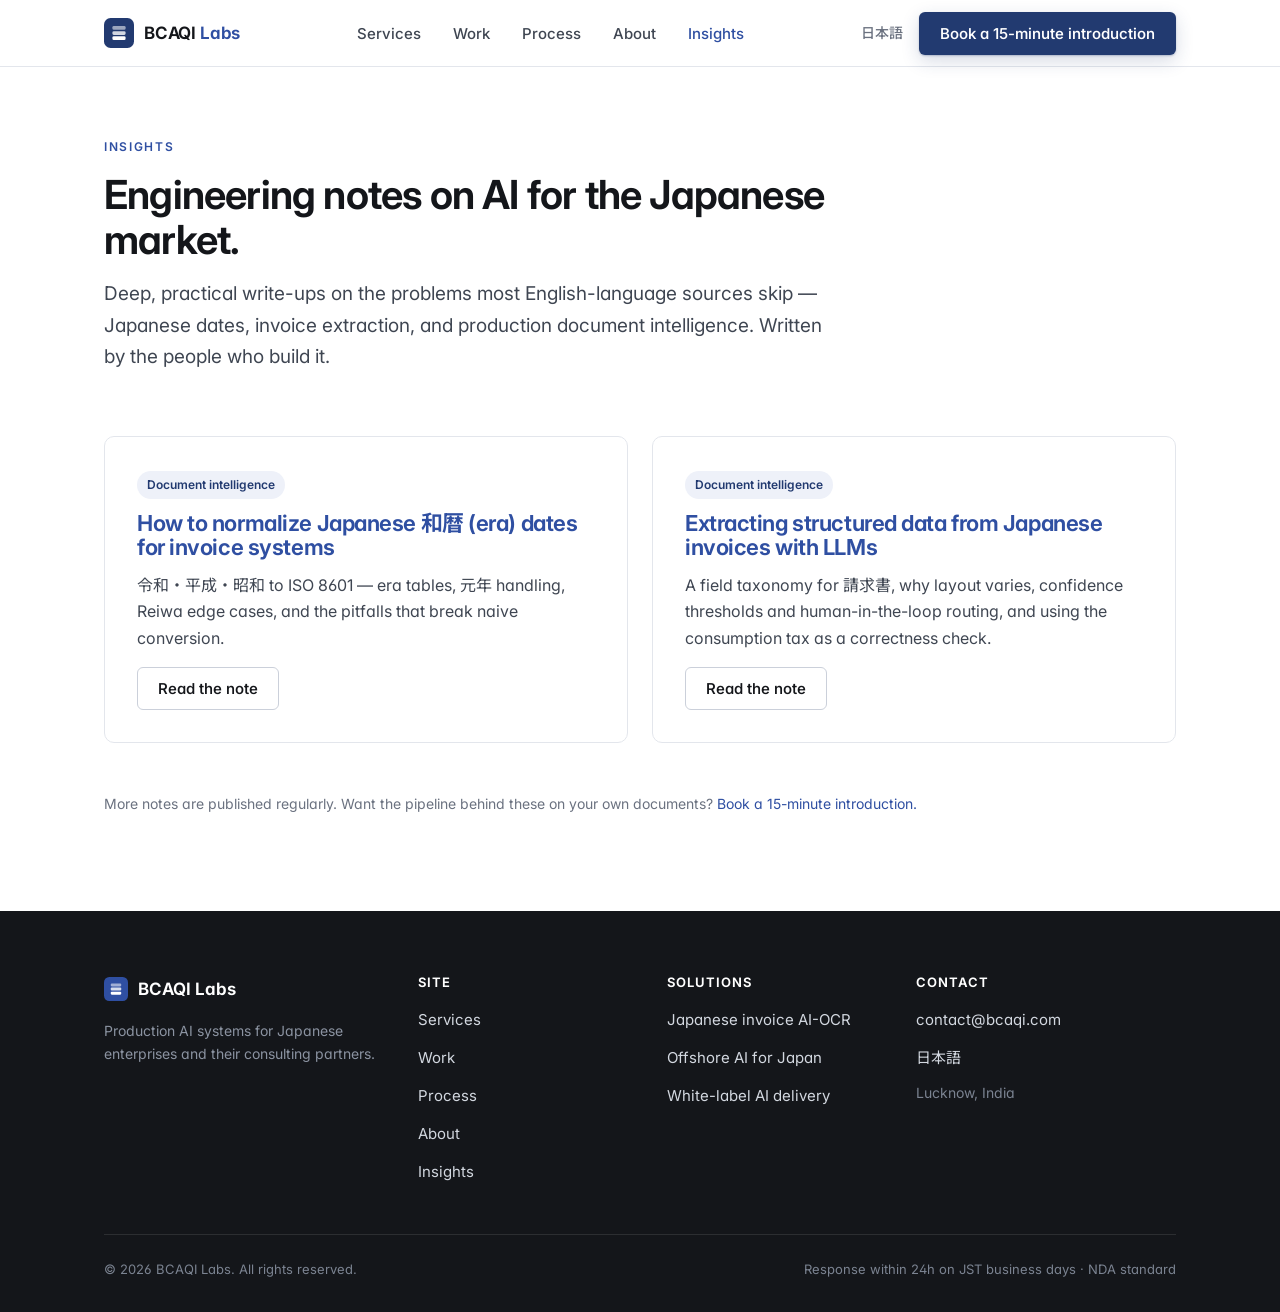
<file: insights/index.html>
<!DOCTYPE html>
<html lang="en">

<head>
  <meta charset="UTF-8">
  <meta name="viewport" content="width=device-width, initial-scale=1.0, viewport-fit=cover">

  <title>Insights — Japanese document AI engineering notes | BCAQI Labs</title>
  <meta name="description"
    content="Engineering notes on building AI for the Japanese market: 和暦 (Japanese era) date normalization, Japanese invoice field extraction with LLMs, and production document intelligence.">
  <link rel="canonical" href="https://bcaqi.com/insights/">
  <meta name="robots" content="index, follow, max-image-preview:large">
  <link rel="alternate" hreflang="en" href="https://bcaqi.com/insights/">
  <link rel="alternate" hreflang="ja" href="https://bcaqi.com/jp/">
  <link rel="alternate" hreflang="x-default" href="https://bcaqi.com/insights/">

  <meta property="og:type" content="website">
  <meta property="og:site_name" content="BCAQI Labs">
  <meta property="og:url" content="https://bcaqi.com/insights/">
  <meta property="og:title" content="Insights — Japanese document AI engineering notes">
  <meta property="og:description"
    content="Engineering notes on 和暦 date normalization, Japanese invoice field extraction with LLMs, and production document intelligence.">
  <meta property="og:image" content="https://bcaqi.com/assets/img/og-default.png">
  <meta name="twitter:card" content="summary_large_image">

  <link rel="icon" href="/favicon.svg" type="image/svg+xml">
  <meta name="theme-color" content="#223a70">
  <link rel="preconnect" href="https://fonts.googleapis.com">
  <link rel="preconnect" href="https://fonts.gstatic.com" crossorigin>
  <link
    href="https://fonts.googleapis.com/css2?family=Inter:wght@400;500;600;700&family=Noto+Sans+JP:wght@400;500;700&display=swap"
    rel="stylesheet">
  <link rel="stylesheet" href="/assets/css/main.css">
  <noscript><style>.reveal{opacity:1!important;transform:none!important}</style></noscript>

  <script type="application/ld+json">
  {
    "@context": "https://schema.org",
    "@graph": [
      {
        "@type": "BreadcrumbList",
        "itemListElement": [
          { "@type": "ListItem", "position": 1, "name": "Home", "item": "https://bcaqi.com/" },
          { "@type": "ListItem", "position": 2, "name": "Insights", "item": "https://bcaqi.com/insights/" }
        ]
      },
      {
        "@type": "Blog",
        "name": "BCAQI Labs Insights",
        "description": "Engineering notes on building AI for the Japanese market.",
        "publisher": { "@type": "Organization", "name": "BCAQI Labs", "url": "https://bcaqi.com/" },
        "blogPost": [
          { "@type": "BlogPosting", "headline": "How to normalize Japanese 和暦 (era) dates for invoice systems", "url": "https://bcaqi.com/insights/wareki-date-normalization/", "author": { "@type": "Person", "name": "Syed Mohd Haider Rizvi" } },
          { "@type": "BlogPosting", "headline": "Extracting structured data from Japanese invoices with LLMs", "url": "https://bcaqi.com/insights/japanese-invoice-field-extraction/", "author": { "@type": "Person", "name": "Syed Mohd Haider Rizvi" } }
        ]
      }
    ]
  }
  </script>
</head>

<body>
  <a class="skip-link" href="#main">Skip to main content</a>

  <header class="site-header">
    <div class="container nav">
      <a class="brand" href="/" aria-label="BCAQI Labs home">
        <svg class="mark" viewBox="0 0 32 32" aria-hidden="true">
          <rect width="32" height="32" rx="7" fill="#223a70" />
          <rect x="9" y="8.5" width="14" height="4" rx="1.4" fill="#fff" opacity=".55" />
          <rect x="9" y="14" width="14" height="4" rx="1.4" fill="#fff" opacity=".8" />
          <rect x="9" y="19.5" width="14" height="4" rx="1.4" fill="#fff" />
        </svg>
        <span class="brand-name">BCAQI<span> Labs</span></span>
      </a>
      <nav aria-label="Primary">
        <ul class="nav-links">
          <li><a href="/services/">Services</a></li>
          <li><a href="/work/">Work</a></li>
          <li><a href="/process/">Process</a></li>
          <li><a href="/about/">About</a></li>
          <li><a href="/insights/" aria-current="page">Insights</a></li>
        </ul>
      </nav>
      <div class="nav-right">
        <a class="nav-lang" href="/jp/" hreflang="ja" lang="ja">日本語</a>
        <a class="btn btn-primary" href="/#contact">Book a 15-minute introduction</a>
      </div>
      <button class="nav-toggle" aria-label="Menu" aria-expanded="false"><span></span></button>
    </div>
  </header>

  <main id="main">

    <section class="section tight">
      <div class="container">
        <div class="section-head reveal" style="margin-bottom:0">
          <span class="eyebrow">Insights</span>
          <h1>Engineering notes on AI for the Japanese market.</h1>
          <p>Deep, practical write-ups on the problems most English-language sources skip — Japanese dates, invoice
            extraction, and production document intelligence. Written by the people who build it.</p>
        </div>
      </div>
    </section>

    <section class="section" style="padding-top:0">
      <div class="container">
        <div class="grid grid-2">
          <article class="card reveal">
            <span class="badge-inline">Document intelligence</span>
            <h2 style="font-size:22px;margin-top:var(--s-3)"><a href="/insights/wareki-date-normalization/">How to
                normalize Japanese 和暦 (era) dates for invoice systems</a></h2>
            <p class="text-muted mt-3">令和・平成・昭和 to ISO 8601 — era tables, 元年 handling, Reiwa edge cases, and the
              pitfalls that break naive conversion.</p>
            <a class="btn btn-ghost mt-4" href="/insights/wareki-date-normalization/">Read the note</a>
          </article>
          <article class="card reveal">
            <span class="badge-inline">Document intelligence</span>
            <h2 style="font-size:22px;margin-top:var(--s-3)"><a
                href="/insights/japanese-invoice-field-extraction/">Extracting structured data from Japanese invoices
                with LLMs</a></h2>
            <p class="text-muted mt-3">A field taxonomy for 請求書, why layout varies, confidence thresholds and
              human-in-the-loop routing, and using the consumption tax as a correctness check.</p>
            <a class="btn btn-ghost mt-4" href="/insights/japanese-invoice-field-extraction/">Read the note</a>
          </article>
        </div>
        <p class="reveal mt-7 text-muted small">More notes are published regularly. Want the pipeline behind these on
          your own documents? <a class="link-underline" href="/#contact">Book a 15-minute introduction.</a></p>
      </div>
    </section>
  </main>

  <footer class="site-footer">
    <div class="container">
      <div class="footer-top">
        <div class="footer-brand">
          <span class="brand-name">
            <svg width="24" height="24" viewBox="0 0 32 32" aria-hidden="true">
              <rect width="32" height="32" rx="7" fill="#2f4fa2" />
              <rect x="9" y="8.5" width="14" height="4" rx="1.4" fill="#fff" opacity=".55" />
              <rect x="9" y="14" width="14" height="4" rx="1.4" fill="#fff" opacity=".8" />
              <rect x="9" y="19.5" width="14" height="4" rx="1.4" fill="#fff" />
            </svg>
            BCAQI Labs
          </span>
          <p>Production AI systems for Japanese enterprises and their consulting partners.</p>
        </div>
        <div class="footer-col">
          <h4>Site</h4>
          <ul>
            <li><a href="/services/">Services</a></li>
            <li><a href="/work/">Work</a></li>
            <li><a href="/process/">Process</a></li>
            <li><a href="/about/">About</a></li>
            <li><a href="/insights/">Insights</a></li>
          </ul>
        </div>
        <div class="footer-col">
          <h4>Solutions</h4>
          <ul>
            <li><a href="/solutions/japanese-invoice-ocr/">Japanese invoice AI-OCR</a></li>
            <li><a href="/solutions/offshore-ai-development-japan/">Offshore AI for Japan</a></li>
            <li><a href="/solutions/white-label-ai-delivery/">White-label AI delivery</a></li>
          </ul>
        </div>
        <div class="footer-col">
          <h4>Contact</h4>
          <ul>
            <li><a href="mailto:contact@bcaqi.com">contact@bcaqi.com</a></li>
            <li><a href="/jp/" hreflang="ja" lang="ja">日本語</a></li>
            <li class="small" style="color:#7b8391">Lucknow, India</li>
          </ul>
        </div>
      </div>
      <div class="footer-bottom">
        <span>© <span data-year>2026</span> BCAQI Labs. All rights reserved.</span>
        <span>Response within 24h on JST business days · NDA standard</span>
      </div>
    </div>
  </footer>

  <script src="/assets/js/main.js" defer></script>
</body>

</html>
</file>
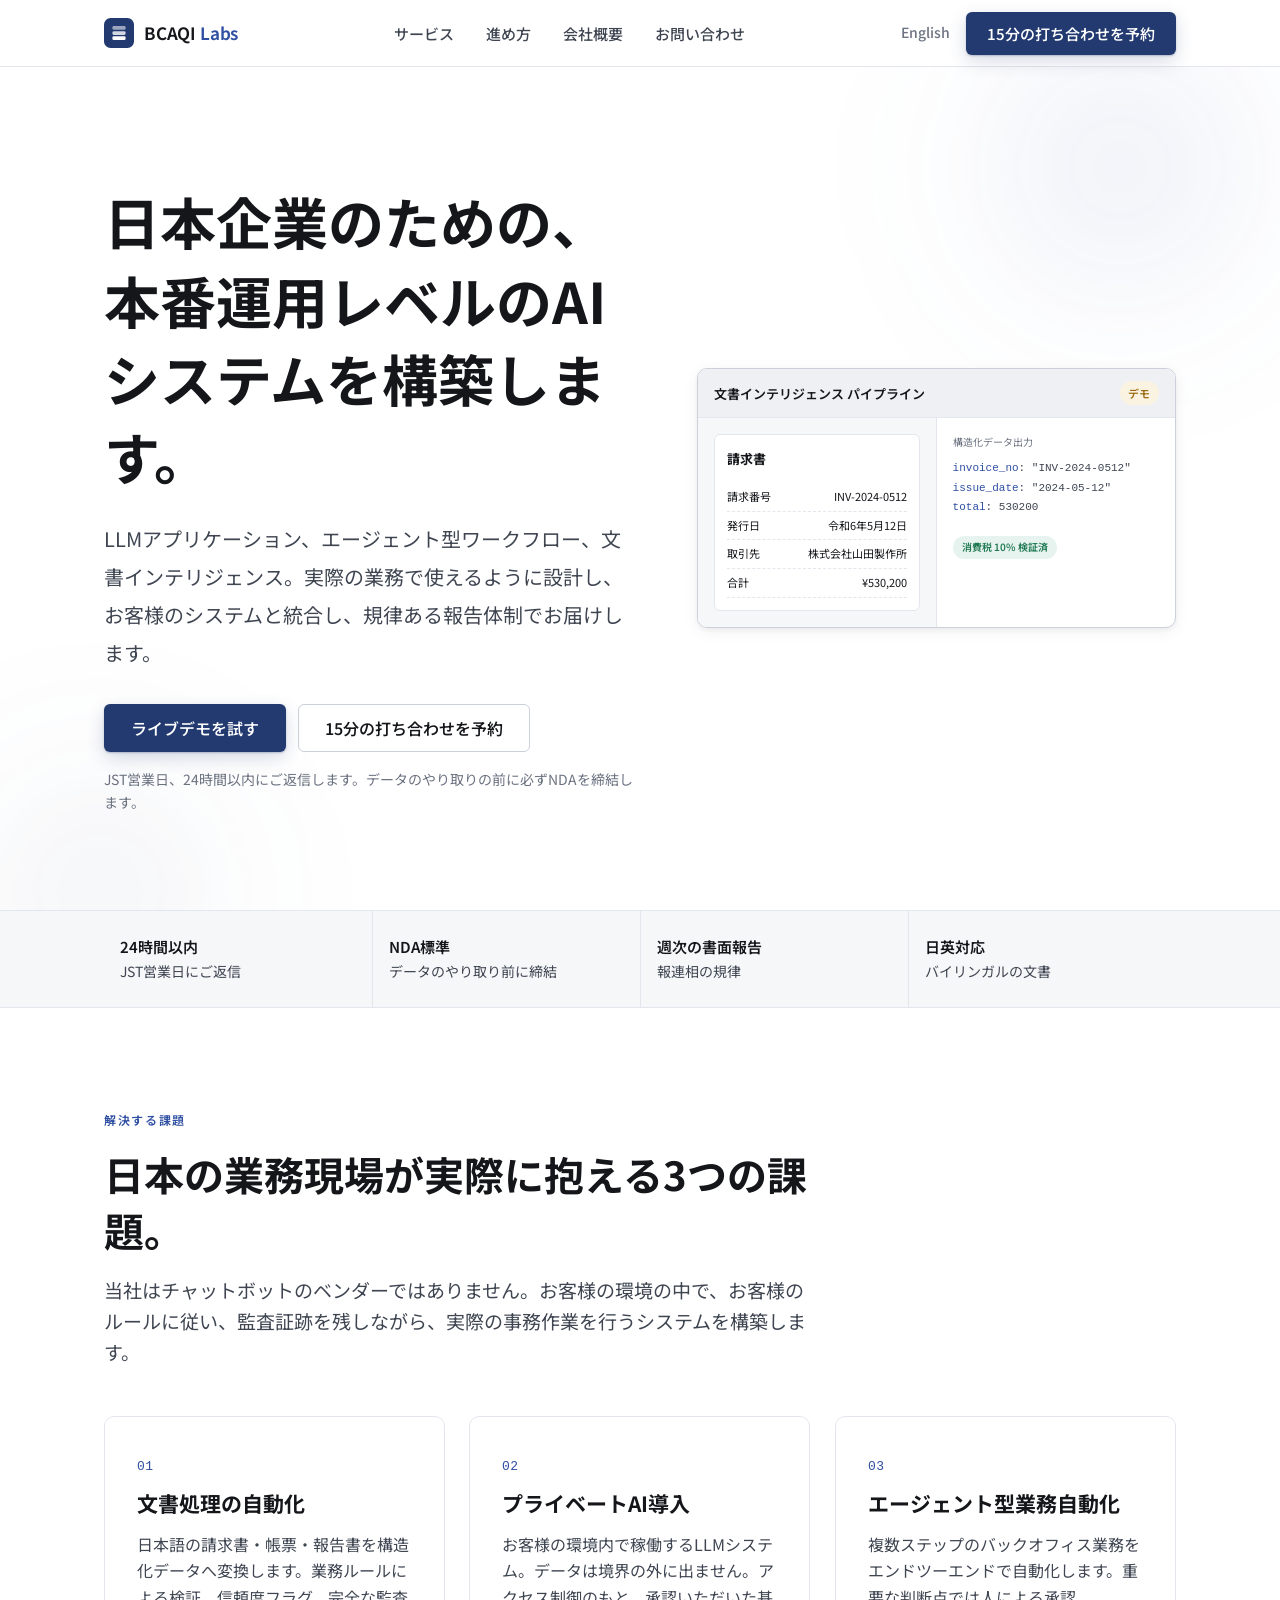
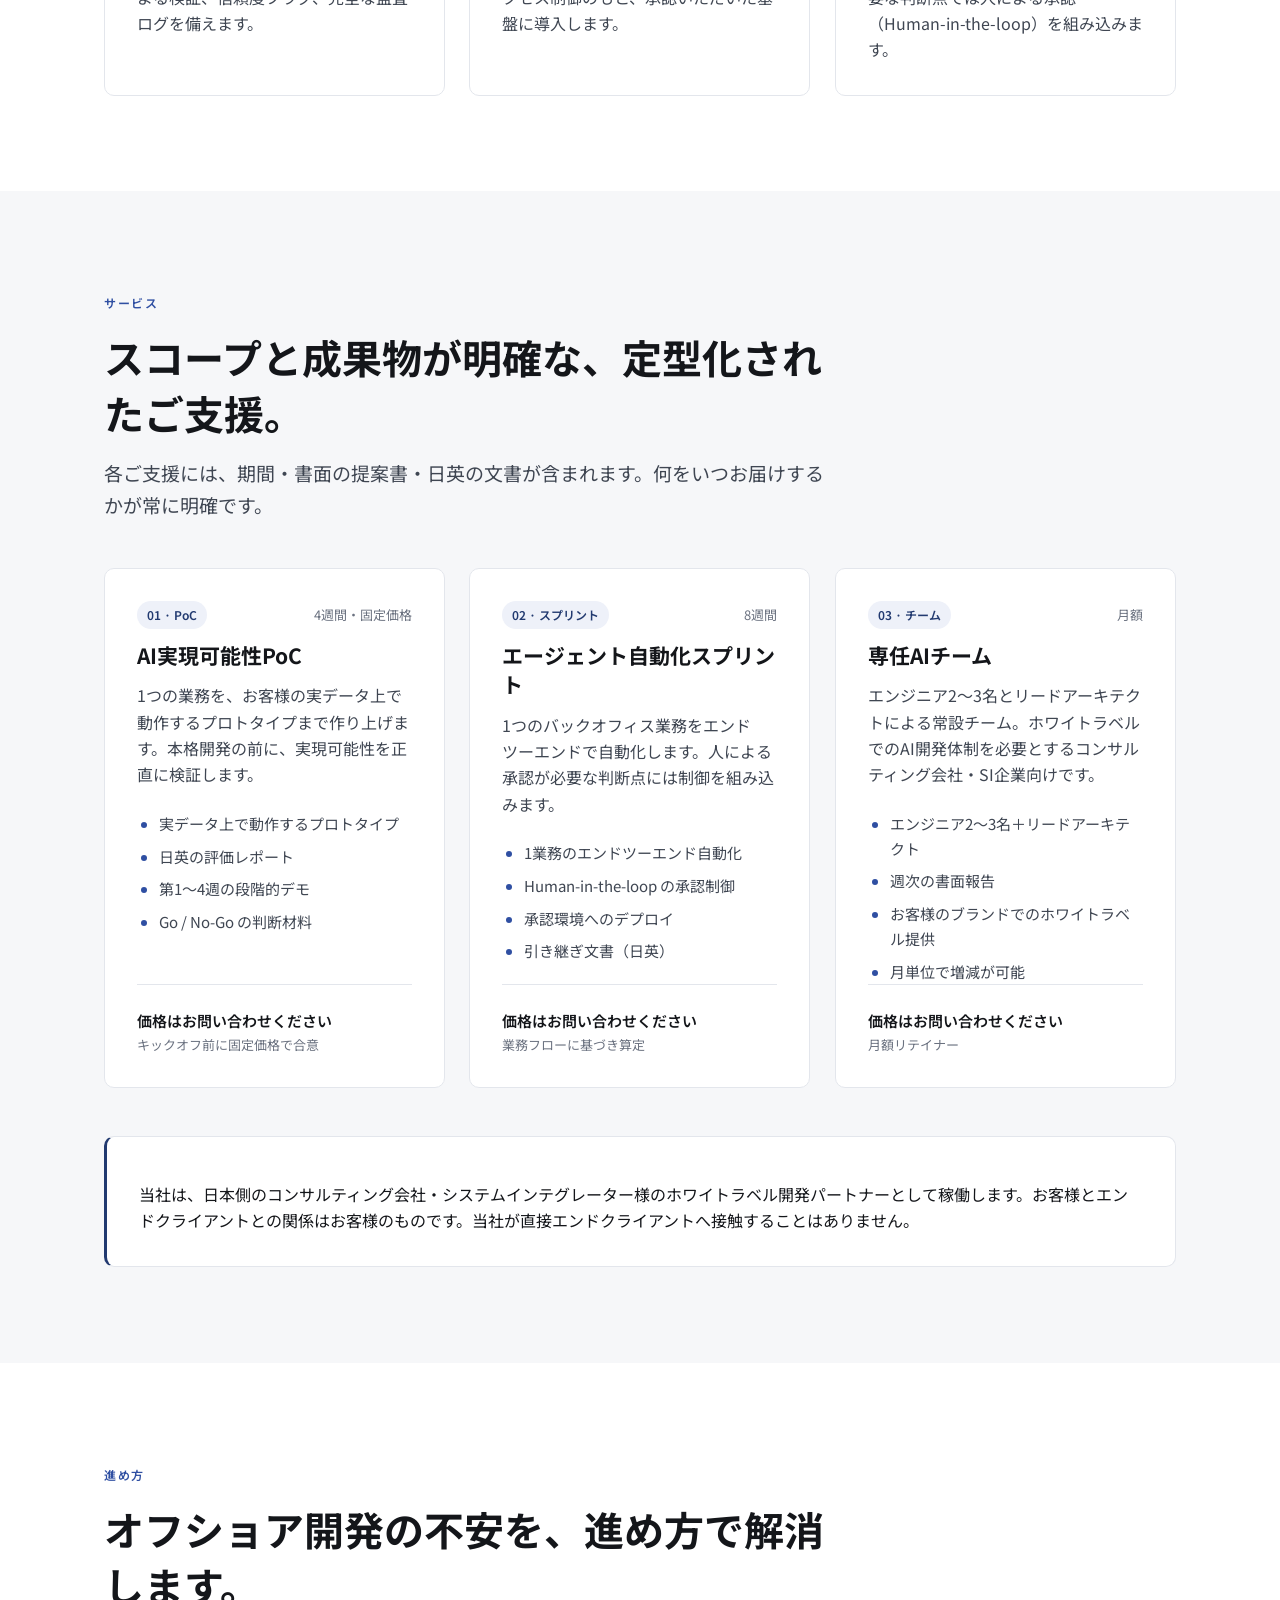
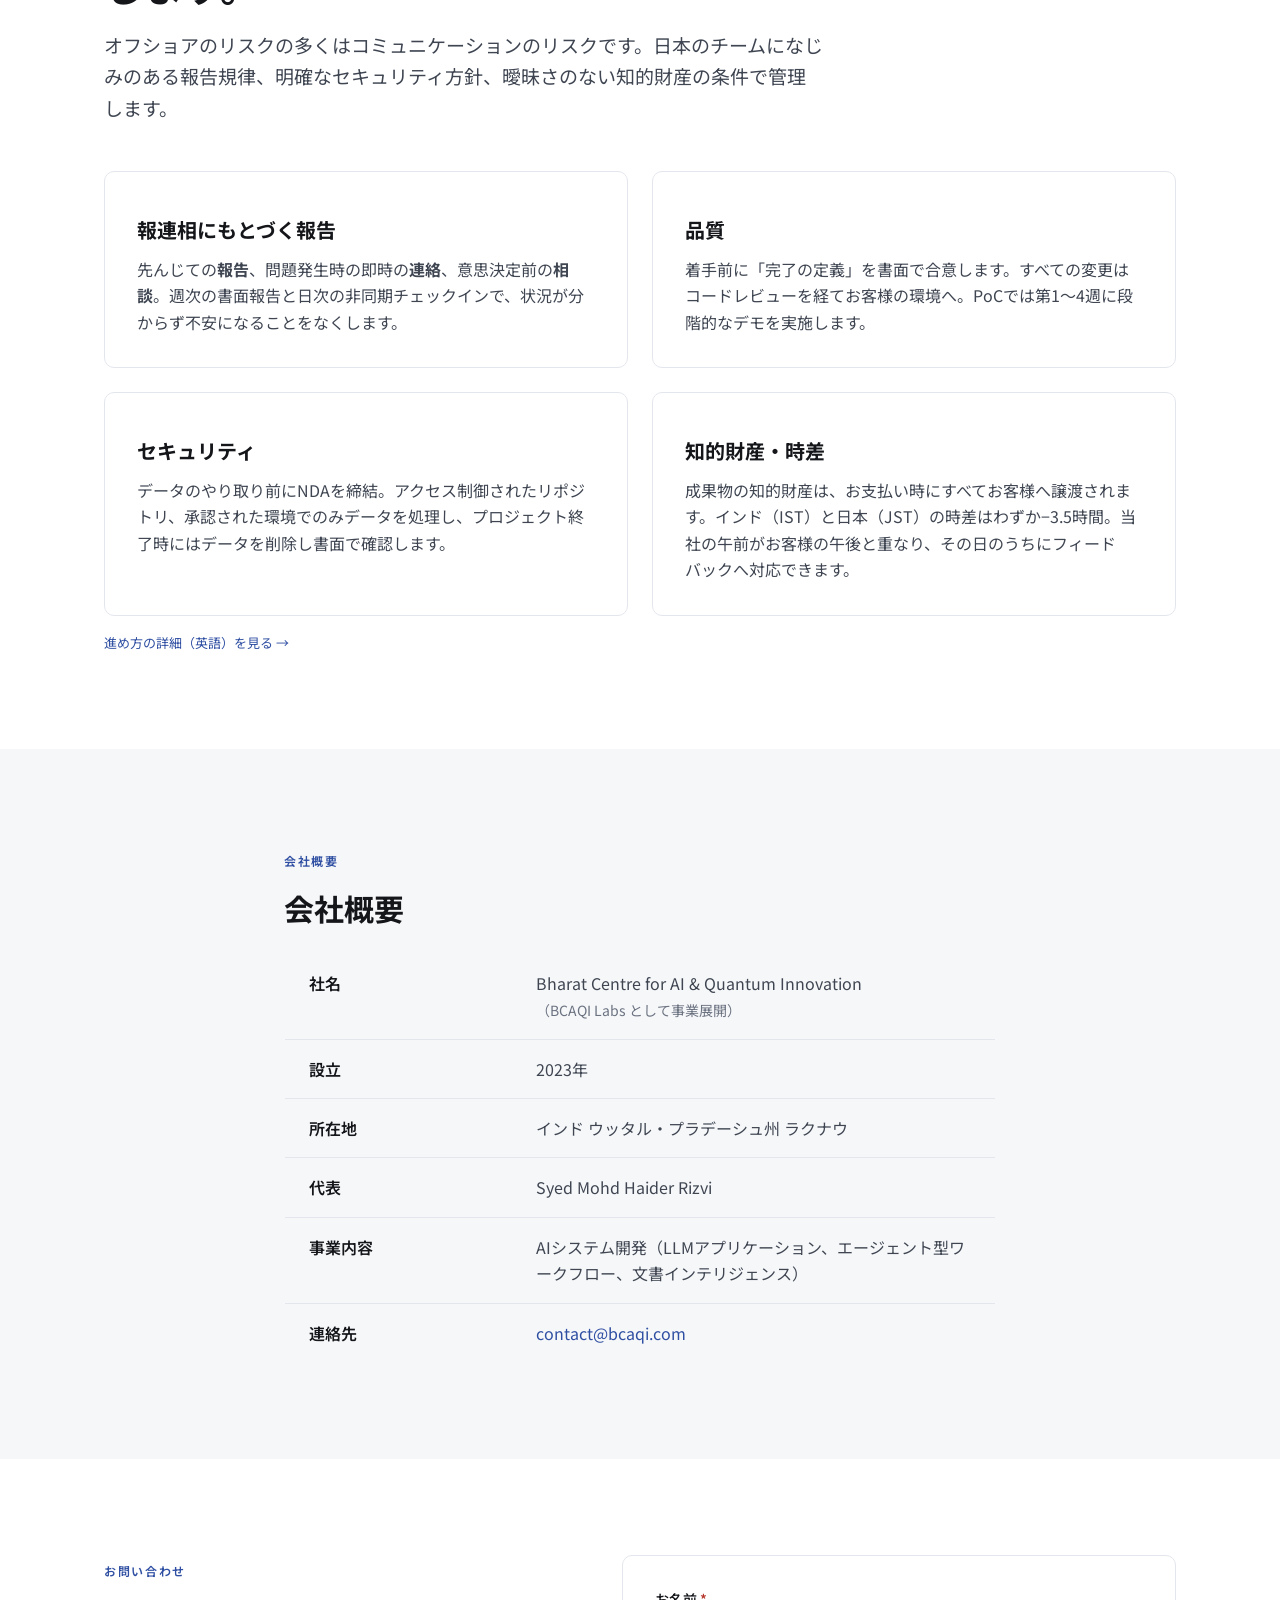
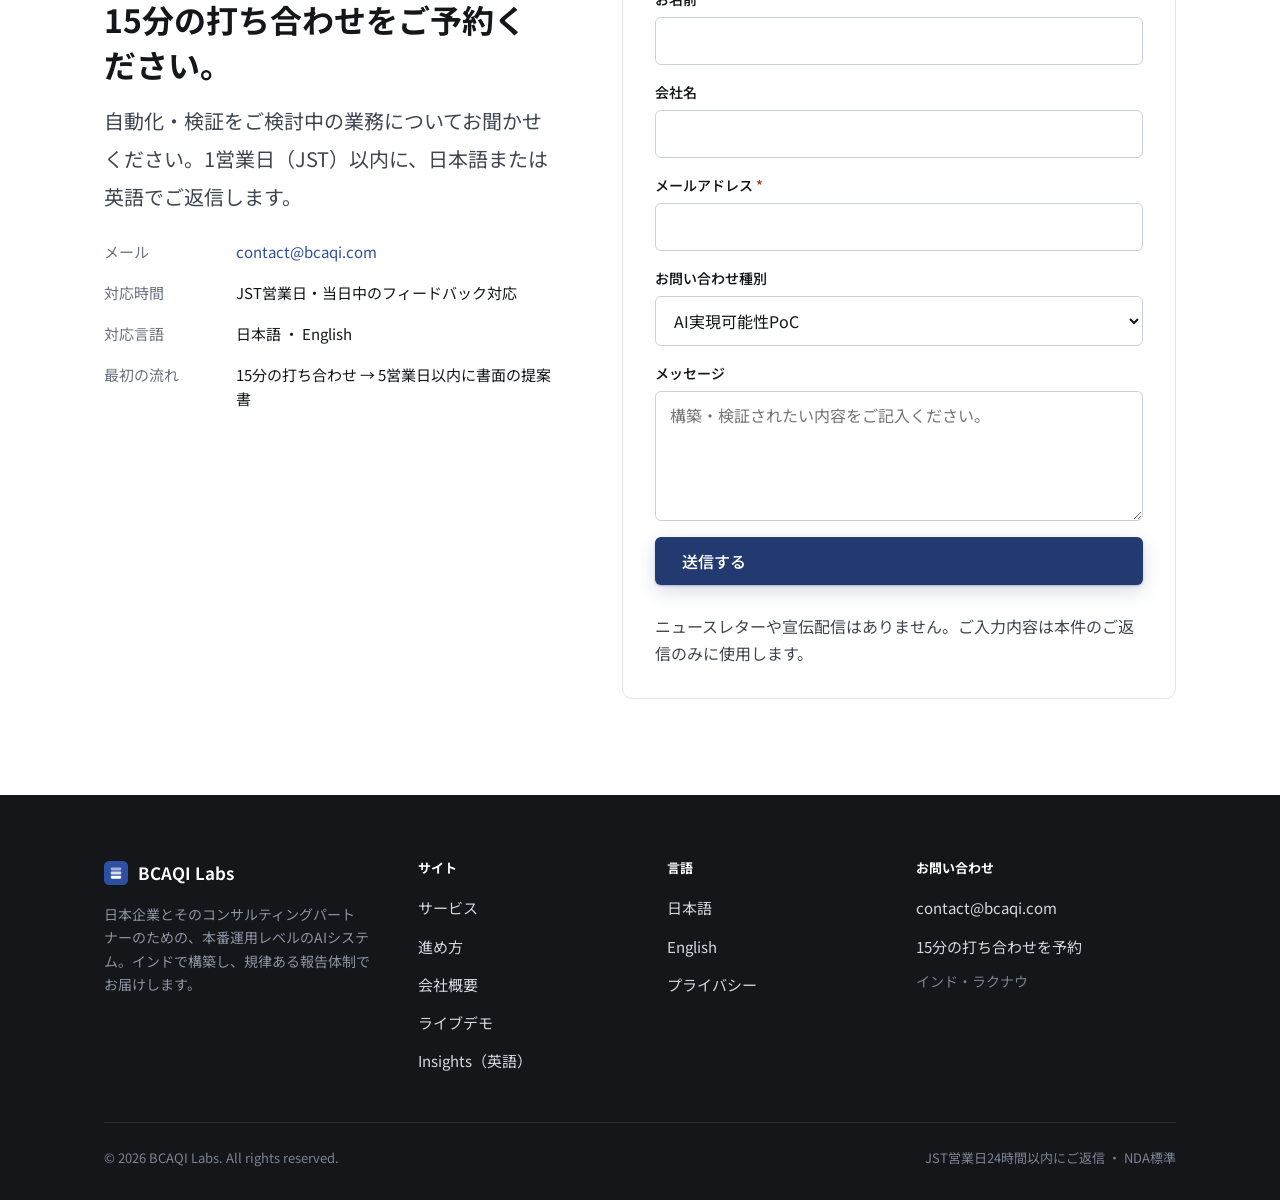
<file: jp/index.html>
<!DOCTYPE html>
<html lang="ja" class="jp-page">

<head>
  <meta charset="UTF-8">
  <meta name="viewport" content="width=device-width, initial-scale=1.0, viewport-fit=cover">

  <title>BCAQI Labs — 日本市場のためのAIエンジニアリング</title>
  <meta name="description"
    content="BCAQI Labsは、日本企業とそのコンサルティングパートナーのために、本番運用レベルのAIシステム（LLMアプリケーション、エージェント型ワークフロー、文書インテリジェンス）を構築するインド拠点のAIエンジニアリング企業です。週次報告、NDA標準、日英バイリンガル対応。">
  <link rel="canonical" href="https://bcaqi.com/jp/">
  <meta name="robots" content="index, follow, max-image-preview:large">
  <link rel="alternate" hreflang="ja" href="https://bcaqi.com/jp/">
  <link rel="alternate" hreflang="en" href="https://bcaqi.com/">
  <link rel="alternate" hreflang="x-default" href="https://bcaqi.com/">

  <meta property="og:type" content="website">
  <meta property="og:site_name" content="BCAQI Labs">
  <meta property="og:url" content="https://bcaqi.com/jp/">
  <meta property="og:title" content="BCAQI Labs — 日本市場のためのAIエンジニアリング">
  <meta property="og:description" content="日本企業のための本番運用レベルのAIシステムを構築します。週次報告、NDA標準、日英対応。">
  <meta property="og:image" content="https://bcaqi.com/assets/img/og-default.png">
  <meta property="og:locale" content="ja_JP">
  <meta property="og:locale:alternate" content="en">
  <meta name="twitter:card" content="summary_large_image">

  <link rel="icon" href="/favicon.svg" type="image/svg+xml">
  <meta name="theme-color" content="#223a70">
  <link rel="preconnect" href="https://fonts.googleapis.com">
  <link rel="preconnect" href="https://fonts.gstatic.com" crossorigin>
  <link
    href="https://fonts.googleapis.com/css2?family=Inter:wght@400;500;600;700&family=Noto+Sans+JP:wght@400;500;700&display=swap"
    rel="stylesheet">
  <link rel="stylesheet" href="/assets/css/main.css">
  <noscript><style>.reveal{opacity:1!important;transform:none!important}</style></noscript>

  <script type="application/ld+json">
  {
    "@context": "https://schema.org",
    "@graph": [
      {
        "@type": "BreadcrumbList",
        "itemListElement": [
          { "@type": "ListItem", "position": 1, "name": "Home", "item": "https://bcaqi.com/" },
          { "@type": "ListItem", "position": 2, "name": "日本語", "item": "https://bcaqi.com/jp/" }
        ]
      },
      {
        "@type": "FAQPage",
        "inLanguage": "ja",
        "mainEntity": [
          {
            "@type": "Question",
            "name": "BCAQI Labsは何をする会社ですか？",
            "acceptedAnswer": { "@type": "Answer", "text": "BCAQI Labsは、日本企業とそのコンサルティングパートナーのために、本番運用レベルのAIシステム（LLMアプリケーション、エージェント型ワークフロー、日本語文書インテリジェンス）を構築するインド拠点のAIエンジニアリング企業です。週次の書面報告、NDA標準、日英バイリンガルで対応します。" }
          },
          {
            "@type": "Question",
            "name": "日本語の請求書や帳票の処理を自動化できますか？",
            "acceptedAnswer": { "@type": "Answer", "text": "はい。請求書・見積書・納品書・帳票から項目を抽出し、和暦をISO形式へ変換、消費税10%などの業務ルールで検証し、構造化されたJSON/CSVを出力します。信頼度の低い項目やルール不一致は監査ログ付きで人による確認キューに回します。" }
          },
          {
            "@type": "Question",
            "name": "日本企業向けのオフショアAI開発に対応していますか？",
            "acceptedAnswer": { "@type": "Answer", "text": "はい。インド拠点で日本企業向けのオフショアAI開発を行います。インド（IST）と日本（JST）の時差は−3.5時間で当日中のフィードバック対応が可能です。報連相にもとづく週次報告を行い、JST営業日24時間以内に返信します。" }
          }
        ]
      }
    ]
  }
  </script>
</head>

<!--
  重要 / IMPORTANT (for the builder, not for display):
  This Japanese copy must be reviewed and signed off by a native / JLPT-N1 checker
  before launch, per the specification. Do not launch /jp on unreviewed machine translation.
-->

<body>
  <a class="skip-link" href="#main">本文へスキップ</a>

  <header class="site-header">
    <div class="container nav">
      <a class="brand" href="/jp/" aria-label="BCAQI Labs ホーム">
        <svg class="mark" viewBox="0 0 32 32" aria-hidden="true">
          <rect width="32" height="32" rx="7" fill="#223a70" />
          <rect x="9" y="8.5" width="14" height="4" rx="1.4" fill="#fff" opacity=".55" />
          <rect x="9" y="14" width="14" height="4" rx="1.4" fill="#fff" opacity=".8" />
          <rect x="9" y="19.5" width="14" height="4" rx="1.4" fill="#fff" />
        </svg>
        <span class="brand-name">BCAQI<span> Labs</span></span>
      </a>
      <nav aria-label="メインナビゲーション">
        <ul class="nav-links">
          <li><a href="#services">サービス</a></li>
          <li><a href="#process">進め方</a></li>
          <li><a href="#company">会社概要</a></li>
          <li><a href="#contact">お問い合わせ</a></li>
        </ul>
      </nav>
      <div class="nav-right">
        <a class="nav-lang" href="/" hreflang="en" lang="en">English</a>
        <a class="btn btn-primary" href="#contact">15分の打ち合わせを予約</a>
      </div>
      <button class="nav-toggle" aria-label="メニュー" aria-expanded="false"><span></span></button>
    </div>
  </header>

  <main id="main">

    <!-- HERO -->
    <section class="hero">
      <div class="container hero-grid">
        <div class="reveal">
          <h1>日本企業のための、<br>本番運用レベルのAIシステムを構築します。</h1>
          <p class="lede mt-4">LLMアプリケーション、エージェント型ワークフロー、文書インテリジェンス。実際の業務で使えるように設計し、お客様のシステムと統合し、規律ある報告体制でお届けします。</p>
          <div class="hero-actions">
            <a class="btn btn-primary btn-lg" href="/work/#demo">ライブデモを試す</a>
            <a class="btn btn-ghost btn-lg" href="#contact">15分の打ち合わせを予約</a>
          </div>
          <p class="hero-note">JST営業日、24時間以内にご返信します。データのやり取りの前に必ずNDAを締結します。</p>
        </div>

        <div class="reveal" aria-hidden="true">
          <div class="demo-wrap">
            <div class="demo-bar">
              <span class="demo-title">文書インテリジェンス パイプライン</span>
              <span class="env-label">デモ</span>
            </div>
            <div style="display:grid;grid-template-columns:1fr 1fr">
              <div style="padding:16px;border-right:1px solid var(--rule);background:var(--ground-2)">
                <div class="demo-doc" style="font-size:11px;line-height:1.8;padding:12px">
                  <div class="doc-title" style="font-size:13px">請求書</div>
                  <div class="doc-row"><span>請求番号</span><span>INV-2024-0512</span></div>
                  <div class="doc-row"><span>発行日</span><span>令和6年5月12日</span></div>
                  <div class="doc-row"><span>取引先</span><span>株式会社山田製作所</span></div>
                  <div class="doc-row"><span>合計</span><span>¥530,200</span></div>
                </div>
              </div>
              <div style="padding:16px">
                <div style="font-size:10px;color:var(--muted);margin-bottom:8px">構造化データ出力</div>
                <div style="font-family:var(--font-mono);font-size:11px;line-height:1.8;color:var(--ink-2)">
                  <div><span style="color:var(--accent-2)">invoice_no</span>: "INV-2024-0512"</div>
                  <div><span style="color:var(--accent-2)">issue_date</span>: "2024-05-12"</div>
                  <div><span style="color:var(--accent-2)">total</span>: 530200</div>
                </div>
                <div style="margin-top:12px"><span class="flag ok" style="font-size:10px">消費税 10% 検証済</span></div>
              </div>
            </div>
          </div>
        </div>
      </div>
    </section>

    <!-- TRUST STRIP -->
    <div class="trust-strip">
      <div class="container">
        <ul>
          <li><span><strong>24時間以内</strong>JST営業日にご返信</span></li>
          <li><span><strong>NDA標準</strong>データのやり取り前に締結</span></li>
          <li><span><strong>週次の書面報告</strong>報連相の規律</span></li>
          <li><span><strong>日英対応</strong>バイリンガルの文書</span></li>
        </ul>
      </div>
    </div>

    <!-- VALUE / WHAT WE SOLVE -->
    <section class="section">
      <div class="container">
        <div class="section-head reveal">
          <span class="eyebrow">解決する課題</span>
          <h2>日本の業務現場が実際に抱える3つの課題。</h2>
          <p>当社はチャットボットのベンダーではありません。お客様の環境の中で、お客様のルールに従い、監査証跡を残しながら、実際の事務作業を行うシステムを構築します。</p>
        </div>
        <div class="grid grid-3">
          <article class="card reveal">
            <span class="card-idx">01</span>
            <h3>文書処理の自動化</h3>
            <p>日本語の請求書・帳票・報告書を構造化データへ変換します。業務ルールによる検証、信頼度フラグ、完全な監査ログを備えます。</p>
          </article>
          <article class="card reveal">
            <span class="card-idx">02</span>
            <h3>プライベートAI導入</h3>
            <p>お客様の環境内で稼働するLLMシステム。データは境界の外に出ません。アクセス制御のもと、承認いただいた基盤に導入します。</p>
          </article>
          <article class="card reveal">
            <span class="card-idx">03</span>
            <h3>エージェント型業務自動化</h3>
            <p>複数ステップのバックオフィス業務をエンドツーエンドで自動化します。重要な判断点では人による承認（Human-in-the-loop）を組み込みます。</p>
          </article>
        </div>
      </div>
    </section>

    <!-- SERVICES -->
    <section class="section section--fill" id="services">
      <div class="container">
        <div class="section-head reveal">
          <span class="eyebrow">サービス</span>
          <h2>スコープと成果物が明確な、定型化されたご支援。</h2>
          <p>各ご支援には、期間・書面の提案書・日英の文書が含まれます。何をいつお届けするかが常に明確です。</p>
        </div>
        <div class="grid grid-3">
          <article class="card offer reveal">
            <div class="offer-meta"><span class="badge-inline">01 · PoC</span><span>4週間・固定価格</span></div>
            <h3 class="mt-4">AI実現可能性PoC</h3>
            <p>1つの業務を、お客様の実データ上で動作するプロトタイプまで作り上げます。本格開発の前に、実現可能性を正直に検証します。</p>
            <ul>
              <li>実データ上で動作するプロトタイプ</li>
              <li>日英の評価レポート</li>
              <li>第1〜4週の段階的デモ</li>
              <li>Go / No-Go の判断材料</li>
            </ul>
            <div class="offer-price">価格はお問い合わせください<span>キックオフ前に固定価格で合意</span></div>
          </article>
          <article class="card offer reveal">
            <div class="offer-meta"><span class="badge-inline">02 · スプリント</span><span>8週間</span></div>
            <h3 class="mt-4">エージェント自動化スプリント</h3>
            <p>1つのバックオフィス業務をエンドツーエンドで自動化します。人による承認が必要な判断点には制御を組み込みます。</p>
            <ul>
              <li>1業務のエンドツーエンド自動化</li>
              <li>Human-in-the-loop の承認制御</li>
              <li>承認環境へのデプロイ</li>
              <li>引き継ぎ文書（日英）</li>
            </ul>
            <div class="offer-price">価格はお問い合わせください<span>業務フローに基づき算定</span></div>
          </article>
          <article class="card offer reveal">
            <div class="offer-meta"><span class="badge-inline">03 · チーム</span><span>月額</span></div>
            <h3 class="mt-4">専任AIチーム</h3>
            <p>エンジニア2〜3名とリードアーキテクトによる常設チーム。ホワイトラベルでのAI開発体制を必要とするコンサルティング会社・SI企業向けです。</p>
            <ul>
              <li>エンジニア2〜3名＋リードアーキテクト</li>
              <li>週次の書面報告</li>
              <li>お客様のブランドでのホワイトラベル提供</li>
              <li>月単位で増減が可能</li>
            </ul>
            <div class="offer-price">価格はお問い合わせください<span>月額リテイナー</span></div>
          </article>
        </div>
        <div class="card reveal mt-7" style="border-left:3px solid var(--accent);background:#fff">
          <p style="font-size:16px;color:var(--ink)">当社は、日本側のコンサルティング会社・システムインテグレーター様のホワイトラベル開発パートナーとして稼働します。お客様とエンドクライアントとの関係はお客様のものです。当社が直接エンドクライアントへ接触することはありません。</p>
        </div>
      </div>
    </section>

    <!-- PROCESS -->
    <section class="section" id="process">
      <div class="container">
        <div class="section-head reveal">
          <span class="eyebrow">進め方</span>
          <h2>オフショア開発の不安を、進め方で解消します。</h2>
          <p>オフショアのリスクの多くはコミュニケーションのリスクです。日本のチームになじみのある報告規律、明確なセキュリティ方針、曖昧さのない知的財産の条件で管理します。</p>
        </div>
        <div class="grid grid-2">
          <article class="card reveal">
            <h3 style="font-size:20px">報連相にもとづく報告</h3>
            <p class="mt-4">先んじての<strong>報告</strong>、問題発生時の即時の<strong>連絡</strong>、意思決定前の<strong>相談</strong>。週次の書面報告と日次の非同期チェックインで、状況が分からず不安になることをなくします。</p>
          </article>
          <article class="card reveal">
            <h3 style="font-size:20px">品質</h3>
            <p class="mt-4">着手前に「完了の定義」を書面で合意します。すべての変更はコードレビューを経てお客様の環境へ。PoCでは第1〜4週に段階的なデモを実施します。</p>
          </article>
          <article class="card reveal">
            <h3 style="font-size:20px">セキュリティ</h3>
            <p class="mt-4">データのやり取り前にNDAを締結。アクセス制御されたリポジトリ、承認された環境でのみデータを処理し、プロジェクト終了時にはデータを削除し書面で確認します。</p>
          </article>
          <article class="card reveal">
            <h3 style="font-size:20px">知的財産・時差</h3>
            <p class="mt-4">成果物の知的財産は、お支払い時にすべてお客様へ譲渡されます。インド（IST）と日本（JST）の時差はわずか−3.5時間。当社の午前がお客様の午後と重なり、その日のうちにフィードバックへ対応できます。</p>
          </article>
        </div>
        <p class="form-note mt-4"><a href="/process/">進め方の詳細（英語）を見る →</a></p>
      </div>
    </section>

    <!-- COMPANY OVERVIEW -->
    <section class="section section--fill" id="company">
      <div class="container narrow">
        <div class="section-head reveal" style="margin-bottom:var(--s-5)">
          <span class="eyebrow">会社概要</span>
          <h2 style="font-size:clamp(24px,3.5vw,30px)">会社概要</h2>
        </div>
        <!-- 公開前に、[ ]内のプレースホルダを確定情報に置き換えてください。 -->
        <table class="spec-table reveal">
          <tbody>
            <tr><th>社名</th><td>Bharat Centre for AI &amp; Quantum Innovation<br><span class="text-muted small">（BCAQI
                  Labs として事業展開）</span></td></tr>
            <tr><th>設立</th><td>2023年</td></tr>
            <tr><th>所在地</th><td>インド ウッタル・プラデーシュ州 ラクナウ</td></tr>
            <tr><th>代表</th><td>Syed Mohd Haider Rizvi</td></tr>
            <!-- 従業員数: 人数確定後に行を追加してください。例 <tr><th>従業員数</th><td>[n]名</td></tr> -->
            <tr><th>事業内容</th><td>AIシステム開発（LLMアプリケーション、エージェント型ワークフロー、文書インテリジェンス）</td></tr>
            <tr><th>連絡先</th><td><a href="mailto:contact@bcaqi.com">contact@bcaqi.com</a></td></tr>
          </tbody>
        </table>
      </div>
    </section>

    <!-- CONTACT -->
    <section class="section" id="contact">
      <div class="container">
        <div class="contact-split">
          <div class="reveal">
            <span class="eyebrow">お問い合わせ</span>
            <h2 style="font-size:clamp(24px,3.5vw,32px)">15分の打ち合わせをご予約ください。</h2>
            <p class="lede mt-4">自動化・検証をご検討中の業務についてお聞かせください。1営業日（JST）以内に、日本語または英語でご返信します。</p>
            <ul class="contact-facts">
              <li><span class="k">メール</span><a href="mailto:contact@bcaqi.com">contact@bcaqi.com</a></li>
              <li><span class="k">対応時間</span><span>JST営業日・当日中のフィードバック対応</span></li>
              <li><span class="k">対応言語</span><span>日本語 ・ English</span></li>
              <li><span class="k">最初の流れ</span><span>15分の打ち合わせ → 5営業日以内に書面の提案書</span></li>
            </ul>
          </div>

          <form class="form card reveal" data-contact data-to="contact@bcaqi.com" data-subject="BCAQI Labs お問い合わせ"
            aria-label="お問い合わせフォーム">
            <div class="field">
              <label for="jp-name">お名前 <span class="req" aria-hidden="true">*</span></label>
              <input id="jp-name" name="name" type="text" required autocomplete="name">
            </div>
            <div class="field">
              <label for="jp-company">会社名</label>
              <input id="jp-company" name="company" type="text" autocomplete="organization">
            </div>
            <div class="field">
              <label for="jp-email">メールアドレス <span class="req" aria-hidden="true">*</span></label>
              <input id="jp-email" name="email" type="email" required autocomplete="email">
            </div>
            <div class="field">
              <label for="jp-type">お問い合わせ種別</label>
              <select id="jp-type" name="type">
                <option value="PoC">AI実現可能性PoC</option>
                <option value="Partnership">パートナーシップ・ホワイトラベル開発</option>
                <option value="Other">その他</option>
              </select>
            </div>
            <div class="field">
              <label for="jp-message">メッセージ</label>
              <textarea id="jp-message" name="message" placeholder="構築・検証されたい内容をご記入ください。"></textarea>
            </div>
            <button class="btn btn-primary btn-lg" type="submit">送信する</button>
            <p class="form-status form-note" hidden>メールソフトが開き、本文が入力された状態になります。開かない場合は contact@bcaqi.com までご連絡ください。</p>
            <p class="form-note">ニュースレターや宣伝配信はありません。ご入力内容は本件のご返信のみに使用します。</p>
          </form>
        </div>
      </div>
    </section>
  </main>

  <footer class="site-footer">
    <div class="container">
      <div class="footer-top">
        <div class="footer-brand">
          <span class="brand-name">
            <svg width="24" height="24" viewBox="0 0 32 32" aria-hidden="true">
              <rect width="32" height="32" rx="7" fill="#2f4fa2" />
              <rect x="9" y="8.5" width="14" height="4" rx="1.4" fill="#fff" opacity=".55" />
              <rect x="9" y="14" width="14" height="4" rx="1.4" fill="#fff" opacity=".8" />
              <rect x="9" y="19.5" width="14" height="4" rx="1.4" fill="#fff" />
            </svg>
            BCAQI Labs
          </span>
          <p>日本企業とそのコンサルティングパートナーのための、本番運用レベルのAIシステム。インドで構築し、規律ある報告体制でお届けします。</p>
        </div>
        <div class="footer-col">
          <h4>サイト</h4>
          <ul>
            <li><a href="#services">サービス</a></li>
            <li><a href="#process">進め方</a></li>
            <li><a href="#company">会社概要</a></li>
            <li><a href="/work/#demo">ライブデモ</a></li>
            <li><a href="/insights/" hreflang="en" lang="en">Insights（英語）</a></li>
          </ul>
        </div>
        <div class="footer-col">
          <h4>言語</h4>
          <ul>
            <li><a href="/jp/">日本語</a></li>
            <li><a href="/" hreflang="en" lang="en">English</a></li>
            <li><a href="/privacy/">プライバシー</a></li>
          </ul>
        </div>
        <div class="footer-col">
          <h4>お問い合わせ</h4>
          <ul>
            <li><a href="mailto:contact@bcaqi.com">contact@bcaqi.com</a></li>
            <li><a href="#contact">15分の打ち合わせを予約</a></li>
            <li class="small" style="color:#7b8391">インド・ラクナウ</li>
          </ul>
        </div>
      </div>
      <div class="footer-bottom">
        <span>© <span data-year>2026</span> BCAQI Labs. All rights reserved.</span>
        <span>JST営業日24時間以内にご返信 ・ NDA標準</span>
      </div>
    </div>
  </footer>

  <script src="/assets/js/main.js" defer></script>
</body>

</html>
</file>
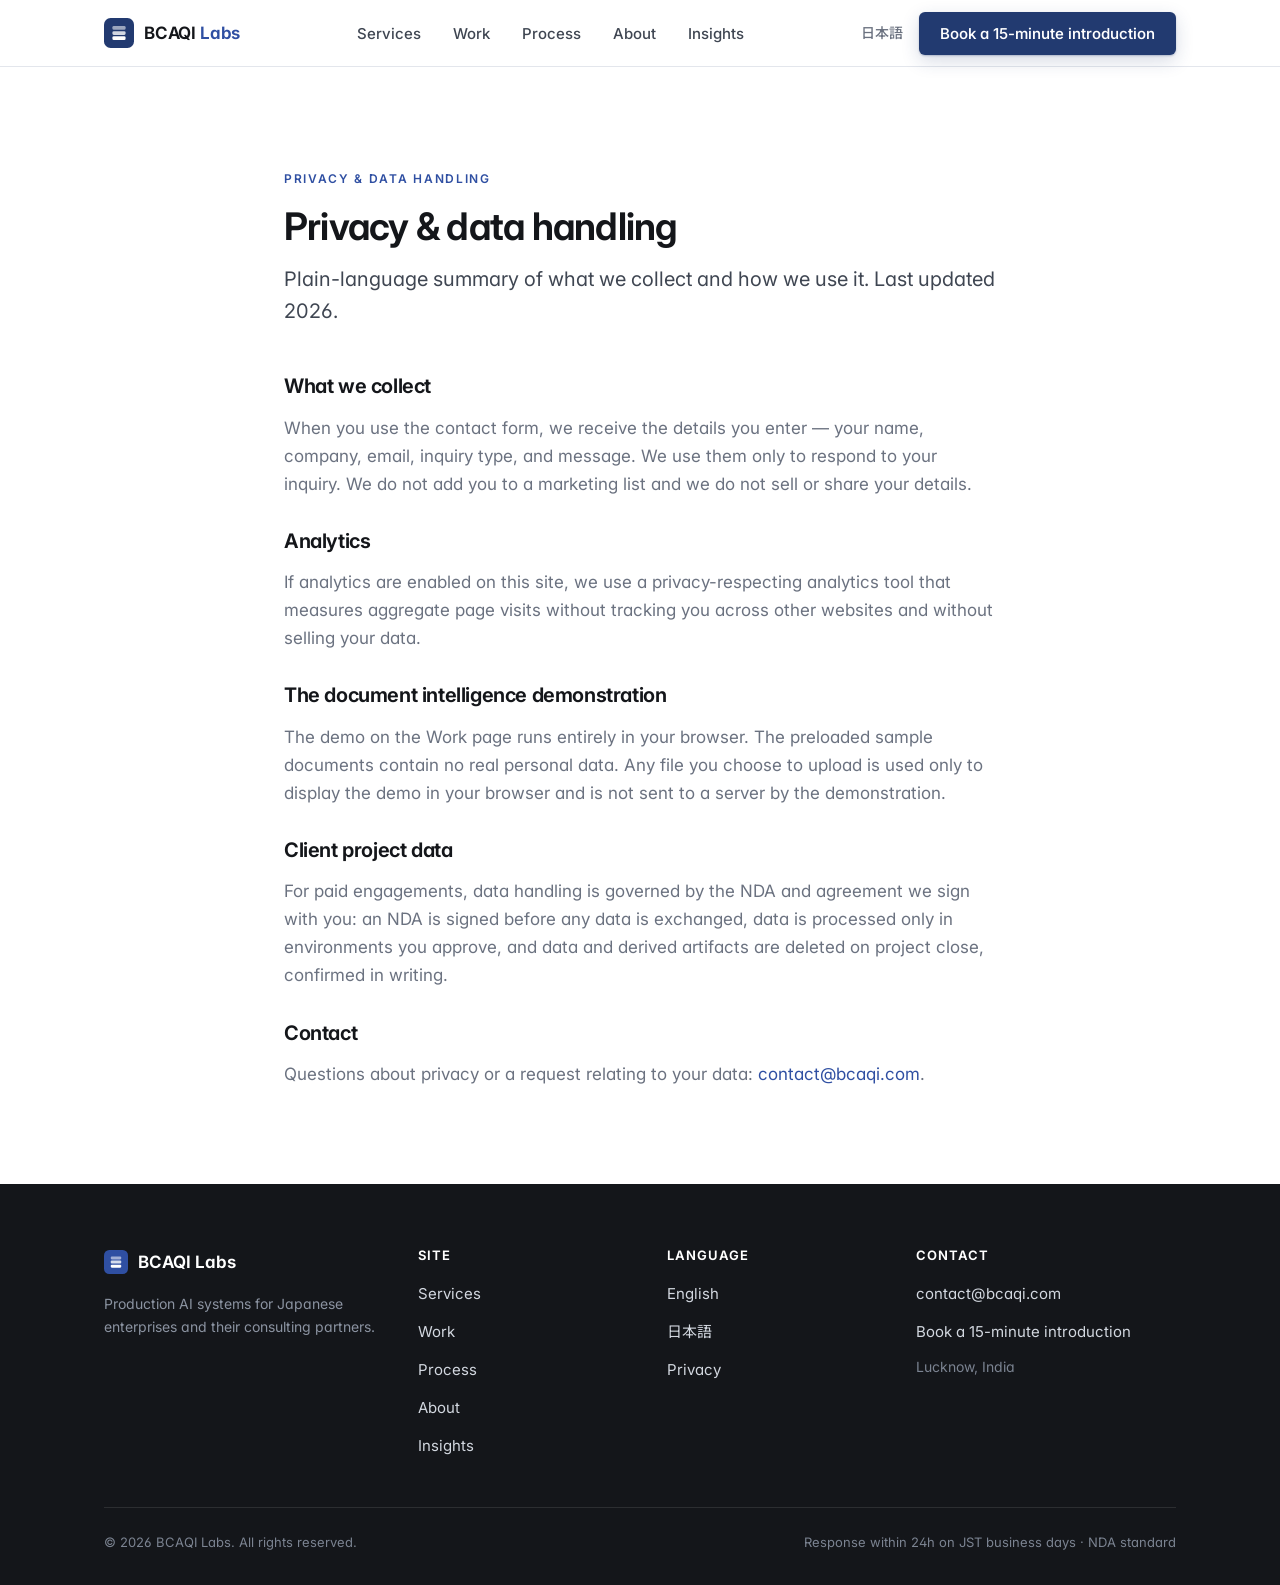
<file: privacy/index.html>
<!DOCTYPE html>
<html lang="en">

<head>
  <meta charset="UTF-8">
  <meta name="viewport" content="width=device-width, initial-scale=1.0, viewport-fit=cover">

  <title>Privacy &amp; data handling — BCAQI Labs</title>
  <meta name="description"
    content="How BCAQI Labs handles your data: what we collect, how we use it, analytics, and how the document intelligence demonstration protects sample data.">
  <link rel="canonical" href="https://bcaqi.com/privacy/">
  <meta name="robots" content="index, follow">
  <link rel="alternate" hreflang="en" href="https://bcaqi.com/privacy/">
  <link rel="alternate" hreflang="ja" href="https://bcaqi.com/jp/">

  <link rel="icon" href="/favicon.svg" type="image/svg+xml">
  <meta name="theme-color" content="#223a70">
  <link rel="preconnect" href="https://fonts.googleapis.com">
  <link rel="preconnect" href="https://fonts.gstatic.com" crossorigin>
  <link
    href="https://fonts.googleapis.com/css2?family=Inter:wght@400;500;600;700&family=Noto+Sans+JP:wght@400;500;700&display=swap"
    rel="stylesheet">
  <link rel="stylesheet" href="/assets/css/main.css">
</head>

<body>
  <a class="skip-link" href="#main">Skip to main content</a>

  <header class="site-header">
    <div class="container nav">
      <a class="brand" href="/" aria-label="BCAQI Labs home">
        <svg class="mark" viewBox="0 0 32 32" aria-hidden="true">
          <rect width="32" height="32" rx="7" fill="#223a70" />
          <rect x="9" y="8.5" width="14" height="4" rx="1.4" fill="#fff" opacity=".55" />
          <rect x="9" y="14" width="14" height="4" rx="1.4" fill="#fff" opacity=".8" />
          <rect x="9" y="19.5" width="14" height="4" rx="1.4" fill="#fff" />
        </svg>
        <span class="brand-name">BCAQI<span> Labs</span></span>
      </a>
      <nav aria-label="Primary">
        <ul class="nav-links">
          <li><a href="/services/">Services</a></li>
          <li><a href="/work/">Work</a></li>
          <li><a href="/process/">Process</a></li>
          <li><a href="/about/">About</a></li>
          <li><a href="/insights/">Insights</a></li>
        </ul>
      </nav>
      <div class="nav-right">
        <a class="nav-lang" href="/jp/" hreflang="ja" lang="ja">日本語</a>
        <a class="btn btn-primary" href="/#contact">Book a 15-minute introduction</a>
      </div>
      <button class="nav-toggle" aria-label="Menu" aria-expanded="false"><span></span></button>
    </div>
  </header>

  <main id="main">
    <section class="section">
      <div class="container narrow">
        <span class="eyebrow">Privacy &amp; data handling</span>
        <h1 style="font-size:clamp(28px,4vw,38px)">Privacy &amp; data handling</h1>
        <p class="lede mt-4">Plain-language summary of what we collect and how we use it. Last updated <span
            data-year>2026</span>.</p>

        <h3 class="mt-7" style="font-size:20px">What we collect</h3>
        <p class="mt-4 text-muted">When you use the contact form, we receive the details you enter — your name, company,
          email, inquiry type, and message. We use them only to respond to your inquiry. We do not add you to a
          marketing list and we do not sell or share your details.</p>

        <h3 class="mt-6" style="font-size:20px">Analytics</h3>
        <p class="mt-4 text-muted">If analytics are enabled on this site, we use a privacy-respecting analytics tool
          that measures aggregate page visits without tracking you across other websites and without selling your data.
          <!-- BEFORE LAUNCH: name the actual tool once chosen, e.g. "We use Plausible Analytics." or "We use GA4 with
               IP anonymization." Keep this section accurate to what is actually deployed. --></p>

        <h3 class="mt-6" style="font-size:20px">The document intelligence demonstration</h3>
        <p class="mt-4 text-muted">The demo on the Work page runs entirely in your browser. The preloaded sample
          documents contain no real personal data. Any file you choose to upload is used only to display the demo in
          your browser and is not sent to a server by the demonstration.</p>

        <h3 class="mt-6" style="font-size:20px">Client project data</h3>
        <p class="mt-4 text-muted">For paid engagements, data handling is governed by the NDA and agreement we sign with
          you: an NDA is signed before any data is exchanged, data is processed only in environments you approve, and
          data and derived artifacts are deleted on project close, confirmed in writing.</p>

        <h3 class="mt-6" style="font-size:20px">Contact</h3>
        <p class="mt-4 text-muted">Questions about privacy or a request relating to your data: <a
            href="mailto:contact@bcaqi.com">contact@bcaqi.com</a>.</p>
      </div>
    </section>
  </main>

  <footer class="site-footer">
    <div class="container">
      <div class="footer-top">
        <div class="footer-brand">
          <span class="brand-name">
            <svg width="24" height="24" viewBox="0 0 32 32" aria-hidden="true">
              <rect width="32" height="32" rx="7" fill="#2f4fa2" />
              <rect x="9" y="8.5" width="14" height="4" rx="1.4" fill="#fff" opacity=".55" />
              <rect x="9" y="14" width="14" height="4" rx="1.4" fill="#fff" opacity=".8" />
              <rect x="9" y="19.5" width="14" height="4" rx="1.4" fill="#fff" />
            </svg>
            BCAQI Labs
          </span>
          <p>Production AI systems for Japanese enterprises and their consulting partners.</p>
        </div>
        <div class="footer-col">
          <h4>Site</h4>
          <ul>
            <li><a href="/services/">Services</a></li>
            <li><a href="/work/">Work</a></li>
            <li><a href="/process/">Process</a></li>
            <li><a href="/about/">About</a></li>
          <li><a href="/insights/">Insights</a></li>
          </ul>
        </div>
        <div class="footer-col">
          <h4>Language</h4>
          <ul>
            <li><a href="/">English</a></li>
            <li><a href="/jp/" hreflang="ja" lang="ja">日本語</a></li>
            <li><a href="/privacy/">Privacy</a></li>
          </ul>
        </div>
        <div class="footer-col">
          <h4>Contact</h4>
          <ul>
            <li><a href="mailto:contact@bcaqi.com">contact@bcaqi.com</a></li>
            <li><a href="/#contact">Book a 15-minute introduction</a></li>
            <li class="small" style="color:#7b8391">Lucknow, India</li>
          </ul>
        </div>
      </div>
      <div class="footer-bottom">
        <span>© <span data-year>2026</span> BCAQI Labs. All rights reserved.</span>
        <span>Response within 24h on JST business days · NDA standard</span>
      </div>
    </div>
  </footer>

  <script src="/assets/js/main.js" defer></script>
</body>

</html>
</file>
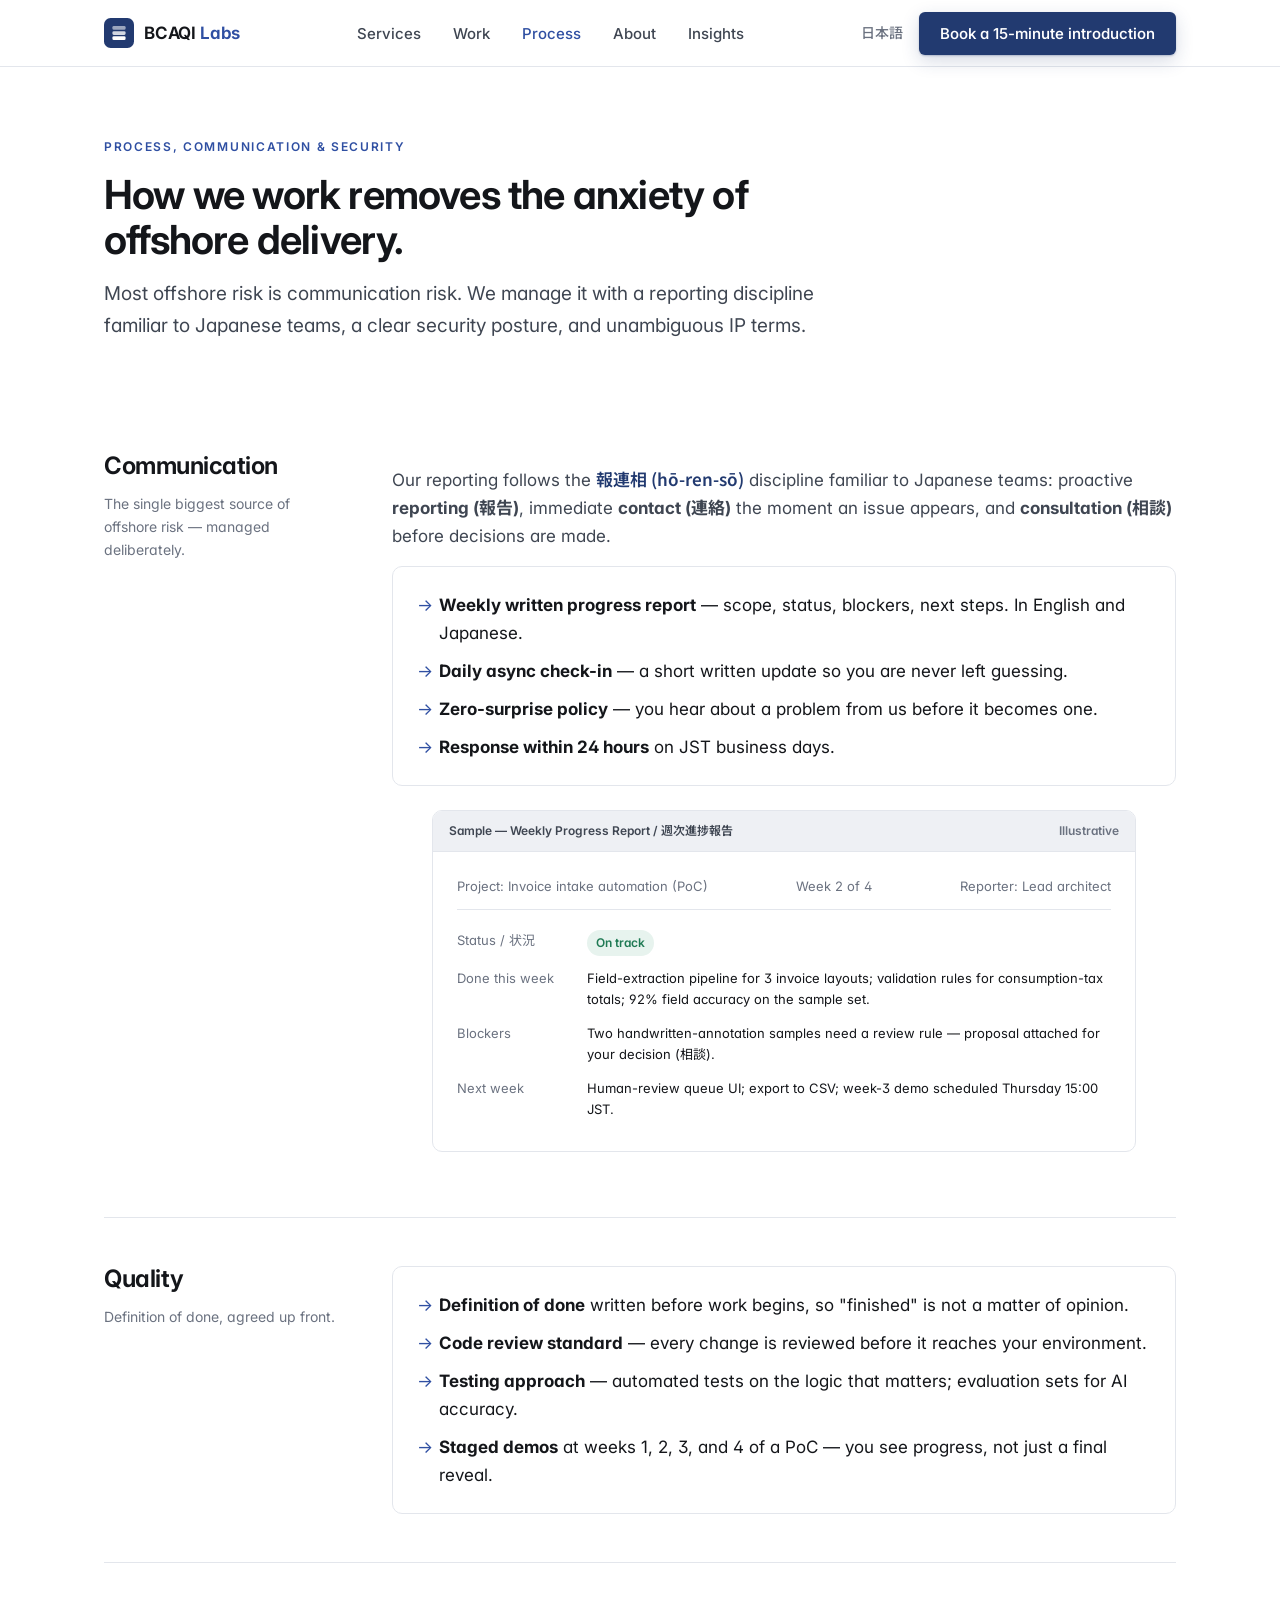
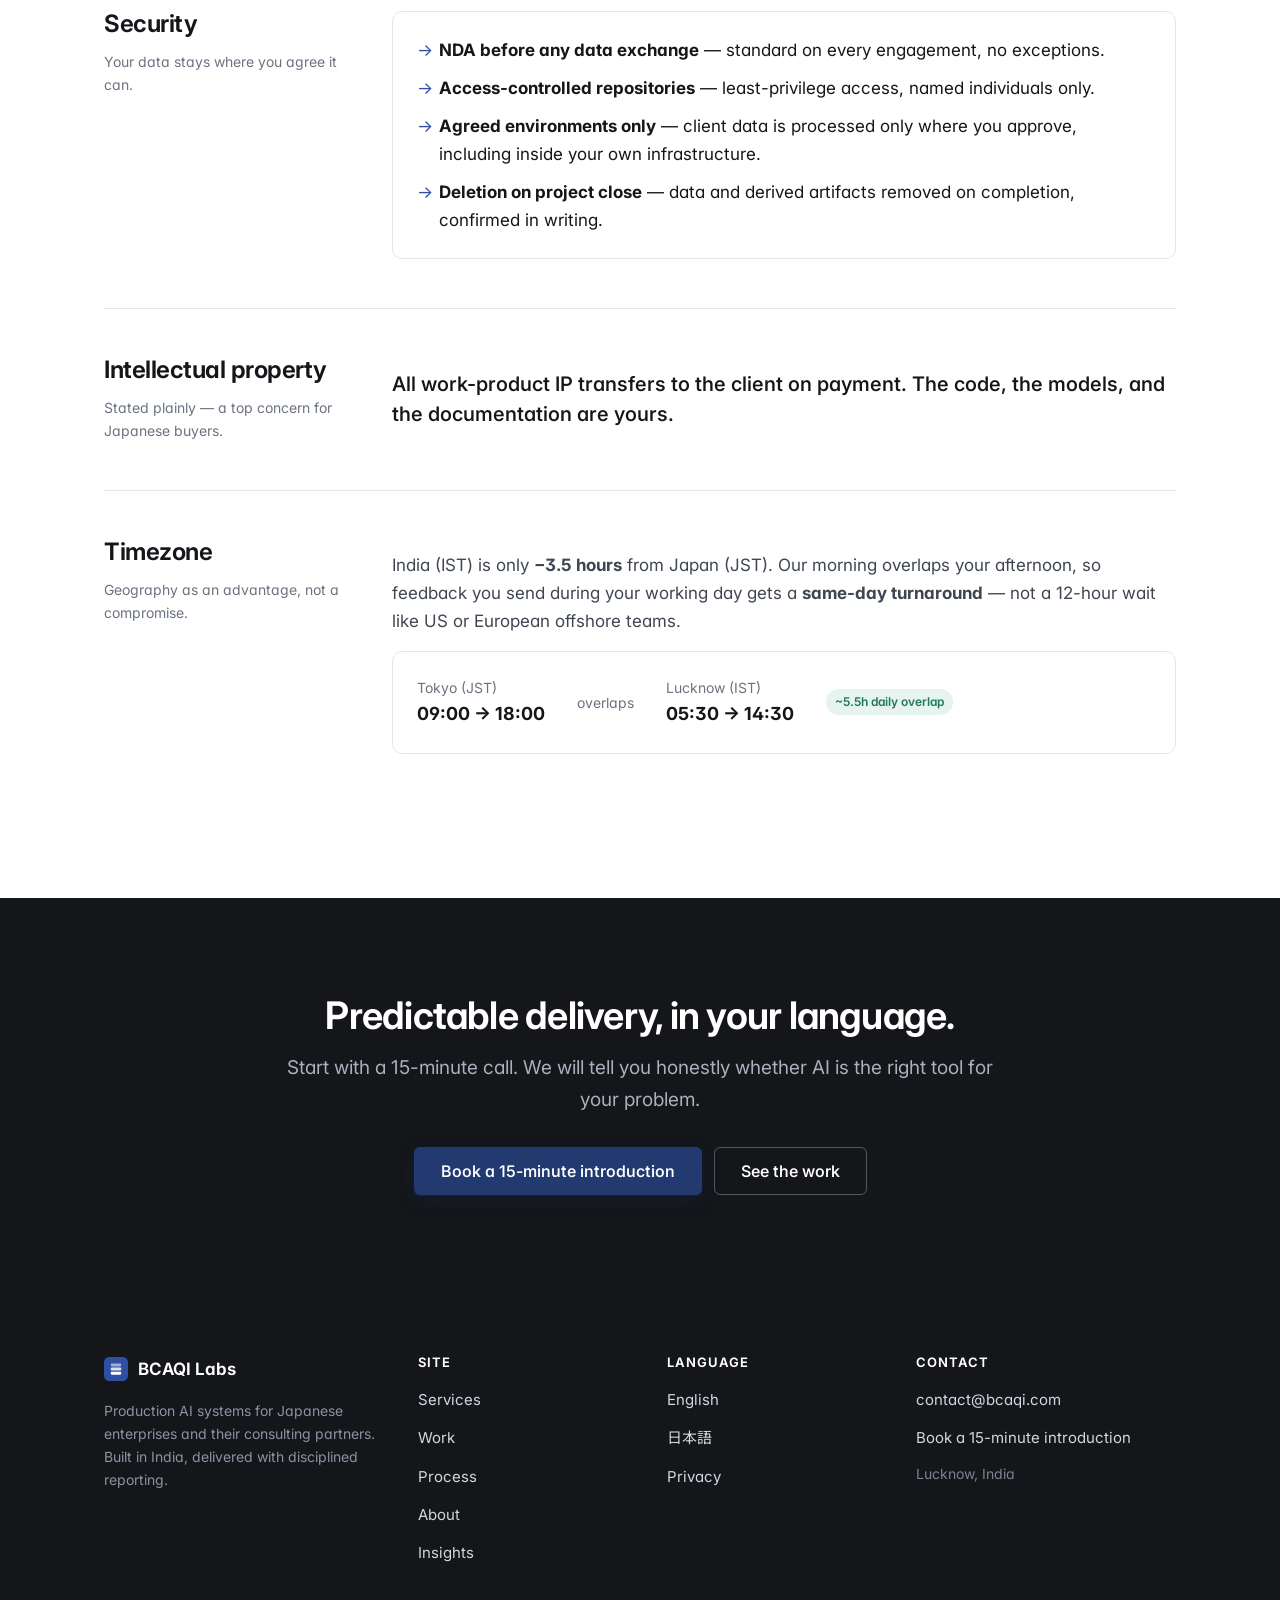
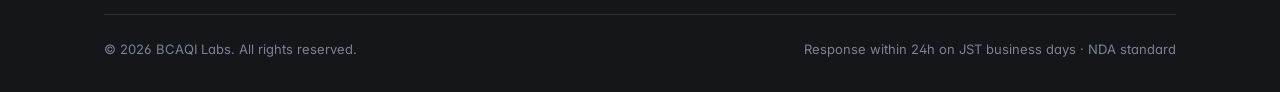
<file: process/index.html>
<!DOCTYPE html>
<html lang="en">

<head>
  <meta charset="UTF-8">
  <meta name="viewport" content="width=device-width, initial-scale=1.0, viewport-fit=cover">

  <title>How we work — 報連相 reporting, security &amp; IP for offshore AI delivery | BCAQI Labs</title>
  <meta name="description"
    content="How we work: hō-ren-sō (報連相) reporting discipline, weekly written reports, NDA standard, IP transfer on payment, and a −3.5h timezone that gives same-day feedback turnaround with Japan.">
  <link rel="canonical" href="https://bcaqi.com/process/">
  <meta name="robots" content="index, follow, max-image-preview:large">
  <link rel="alternate" hreflang="en" href="https://bcaqi.com/process/">
  <link rel="alternate" hreflang="ja" href="https://bcaqi.com/jp/">
  <link rel="alternate" hreflang="x-default" href="https://bcaqi.com/process/">

  <meta property="og:type" content="website">
  <meta property="og:site_name" content="BCAQI Labs">
  <meta property="og:url" content="https://bcaqi.com/process/">
  <meta property="og:title" content="Process, communication & security — BCAQI Labs">
  <meta property="og:description"
    content="報連相 reporting, weekly written reports, NDA standard, IP transfer on payment, same-day feedback turnaround with Japan.">
  <meta property="og:image" content="https://bcaqi.com/assets/img/og-default.png">
  <meta name="twitter:card" content="summary_large_image">

  <link rel="icon" href="/favicon.svg" type="image/svg+xml">
  <meta name="theme-color" content="#223a70">
  <link rel="preconnect" href="https://fonts.googleapis.com">
  <link rel="preconnect" href="https://fonts.gstatic.com" crossorigin>
  <link
    href="https://fonts.googleapis.com/css2?family=Inter:wght@400;500;600;700&family=Noto+Sans+JP:wght@400;500;700&display=swap"
    rel="stylesheet">
  <link rel="stylesheet" href="/assets/css/main.css">
  <noscript><style>.reveal{opacity:1!important;transform:none!important}</style></noscript>

  <script type="application/ld+json">
  {
    "@context": "https://schema.org",
    "@type": "BreadcrumbList",
    "itemListElement": [
      { "@type": "ListItem", "position": 1, "name": "Home", "item": "https://bcaqi.com/" },
      { "@type": "ListItem", "position": 2, "name": "Process", "item": "https://bcaqi.com/process/" }
    ]
  }
  </script>
</head>

<body>
  <a class="skip-link" href="#main">Skip to main content</a>

  <header class="site-header">
    <div class="container nav">
      <a class="brand" href="/" aria-label="BCAQI Labs home">
        <svg class="mark" viewBox="0 0 32 32" aria-hidden="true">
          <rect width="32" height="32" rx="7" fill="#223a70" />
          <rect x="9" y="8.5" width="14" height="4" rx="1.4" fill="#fff" opacity=".55" />
          <rect x="9" y="14" width="14" height="4" rx="1.4" fill="#fff" opacity=".8" />
          <rect x="9" y="19.5" width="14" height="4" rx="1.4" fill="#fff" />
        </svg>
        <span class="brand-name">BCAQI<span> Labs</span></span>
      </a>
      <nav aria-label="Primary">
        <ul class="nav-links">
          <li><a href="/services/">Services</a></li>
          <li><a href="/work/">Work</a></li>
          <li><a href="/process/" aria-current="page">Process</a></li>
          <li><a href="/about/">About</a></li>
          <li><a href="/insights/">Insights</a></li>
        </ul>
      </nav>
      <div class="nav-right">
        <a class="nav-lang" href="/jp/" hreflang="ja" lang="ja">日本語</a>
        <a class="btn btn-primary" href="/#contact">Book a 15-minute introduction</a>
      </div>
      <button class="nav-toggle" aria-label="Menu" aria-expanded="false"><span></span></button>
    </div>
  </header>

  <main id="main">

    <section class="section tight">
      <div class="container">
        <div class="section-head reveal" style="margin-bottom:0">
          <span class="eyebrow">Process, communication &amp; security</span>
          <h1>How we work removes the anxiety of offshore delivery.</h1>
          <p>Most offshore risk is communication risk. We manage it with a reporting discipline familiar to Japanese
            teams, a clear security posture, and unambiguous IP terms.</p>
        </div>
      </div>
    </section>

    <section class="section" style="padding-top:0">
      <div class="container">

        <!-- Communication -->
        <div class="feature-row reveal" style="border-top:none">
          <div class="col-side">
            <h3>Communication</h3>
            <p class="side-note">The single biggest source of offshore risk — managed deliberately.</p>
          </div>
          <div class="col-main">
            <p>Our reporting follows the <span class="jp-term">報連相 (hō-ren-sō)</span> discipline familiar to Japanese
              teams: proactive <strong>reporting (報告)</strong>, immediate <strong>contact (連絡)</strong> the moment an
              issue appears, and <strong>consultation (相談)</strong> before decisions are made.</p>
            <ul class="card" style="list-style:none;padding:var(--s-5);margin-top:var(--s-4);border:1px solid var(--rule)">
              <li style="padding-left:22px;position:relative;margin-bottom:10px"><span
                  style="position:absolute;left:0;color:var(--accent-2)">→</span><strong>Weekly written progress
                  report</strong> — scope, status, blockers, next steps. In English and Japanese.</li>
              <li style="padding-left:22px;position:relative;margin-bottom:10px"><span
                  style="position:absolute;left:0;color:var(--accent-2)">→</span><strong>Daily async check-in</strong> —
                a short written update so you are never left guessing.</li>
              <li style="padding-left:22px;position:relative;margin-bottom:10px"><span
                  style="position:absolute;left:0;color:var(--accent-2)">→</span><strong>Zero-surprise policy</strong> —
                you hear about a problem from us before it becomes one.</li>
              <li style="padding-left:22px;position:relative"><span
                  style="position:absolute;left:0;color:var(--accent-2)">→</span><strong>Response within 24 hours</strong>
                on JST business days.</li>
            </ul>

            <!-- Sample weekly report -->
            <figure class="card" style="margin-top:var(--s-5);padding:0;overflow:hidden">
              <figcaption
                style="background:var(--ground-3);padding:10px 16px;font-size:12px;font-weight:600;color:var(--ink-2);border-bottom:1px solid var(--rule);display:flex;justify-content:space-between">
                <span>Sample — Weekly Progress Report / 週次進捗報告</span><span class="text-muted">Illustrative</span>
              </figcaption>
              <div style="padding:var(--s-5);font-size:14px">
                <div style="display:flex;justify-content:space-between;flex-wrap:wrap;gap:8px;color:var(--muted);font-size:13px;border-bottom:1px solid var(--rule);padding-bottom:12px;margin-bottom:14px">
                  <span>Project: Invoice intake automation (PoC)</span><span>Week 2 of 4</span><span>Reporter: Lead
                    architect</span>
                </div>
                <table style="width:100%;border-collapse:collapse;font-size:13px">
                  <tr>
                    <td style="padding:6px 0;width:130px;color:var(--muted);vertical-align:top">Status / 状況</td>
                    <td style="padding:6px 0"><span class="flag ok">On track</span></td>
                  </tr>
                  <tr>
                    <td style="padding:6px 0;color:var(--muted);vertical-align:top">Done this week</td>
                    <td style="padding:6px 0">Field-extraction pipeline for 3 invoice layouts; validation rules for
                      consumption-tax totals; 92% field accuracy on the sample set.</td>
                  </tr>
                  <tr>
                    <td style="padding:6px 0;color:var(--muted);vertical-align:top">Blockers</td>
                    <td style="padding:6px 0">Two handwritten-annotation samples need a review rule — proposal attached
                      for your decision (相談).</td>
                  </tr>
                  <tr>
                    <td style="padding:6px 0;color:var(--muted);vertical-align:top">Next week</td>
                    <td style="padding:6px 0">Human-review queue UI; export to CSV; week-3 demo scheduled Thursday 15:00
                      JST.</td>
                  </tr>
                </table>
              </div>
            </figure>
          </div>
        </div>

        <!-- Quality -->
        <div class="feature-row reveal">
          <div class="col-side">
            <h3>Quality</h3>
            <p class="side-note">Definition of done, agreed up front.</p>
          </div>
          <div class="col-main">
            <ul class="card" style="list-style:none;padding:var(--s-5);border:1px solid var(--rule)">
              <li style="padding-left:22px;position:relative;margin-bottom:10px"><span
                  style="position:absolute;left:0;color:var(--accent-2)">→</span><strong>Definition of done</strong>
                written before work begins, so "finished" is not a matter of opinion.</li>
              <li style="padding-left:22px;position:relative;margin-bottom:10px"><span
                  style="position:absolute;left:0;color:var(--accent-2)">→</span><strong>Code review standard</strong> —
                every change is reviewed before it reaches your environment.</li>
              <li style="padding-left:22px;position:relative;margin-bottom:10px"><span
                  style="position:absolute;left:0;color:var(--accent-2)">→</span><strong>Testing approach</strong> —
                automated tests on the logic that matters; evaluation sets for AI accuracy.</li>
              <li style="padding-left:22px;position:relative"><span
                  style="position:absolute;left:0;color:var(--accent-2)">→</span><strong>Staged demos</strong> at weeks
                1, 2, 3, and 4 of a PoC — you see progress, not just a final reveal.</li>
            </ul>
          </div>
        </div>

        <!-- Security -->
        <div class="feature-row reveal">
          <div class="col-side">
            <h3>Security</h3>
            <p class="side-note">Your data stays where you agree it can.</p>
          </div>
          <div class="col-main">
            <ul class="card" style="list-style:none;padding:var(--s-5);border:1px solid var(--rule)">
              <li style="padding-left:22px;position:relative;margin-bottom:10px"><span
                  style="position:absolute;left:0;color:var(--accent-2)">→</span><strong>NDA before any data
                  exchange</strong> — standard on every engagement, no exceptions.</li>
              <li style="padding-left:22px;position:relative;margin-bottom:10px"><span
                  style="position:absolute;left:0;color:var(--accent-2)">→</span><strong>Access-controlled
                  repositories</strong> — least-privilege access, named individuals only.</li>
              <li style="padding-left:22px;position:relative;margin-bottom:10px"><span
                  style="position:absolute;left:0;color:var(--accent-2)">→</span><strong>Agreed environments
                  only</strong> — client data is processed only where you approve, including inside your own
                infrastructure.</li>
              <li style="padding-left:22px;position:relative"><span
                  style="position:absolute;left:0;color:var(--accent-2)">→</span><strong>Deletion on project
                  close</strong> — data and derived artifacts removed on completion, confirmed in writing.</li>
            </ul>
            <!-- HONESTY: do not claim ISO 27001 or other certifications unless actually held.
                 If the firm later adopts ISO 27001-aligned practices, add a single factual line here. -->
          </div>
        </div>

        <!-- IP -->
        <div class="feature-row reveal">
          <div class="col-side">
            <h3>Intellectual property</h3>
            <p class="side-note">Stated plainly — a top concern for Japanese buyers.</p>
          </div>
          <div class="col-main">
            <p style="font-size:20px;color:var(--ink);font-weight:550;line-height:1.5">All work-product IP transfers to
              the client on payment. The code, the models, and the documentation are yours.</p>
          </div>
        </div>

        <!-- Timezone -->
        <div class="feature-row reveal">
          <div class="col-side">
            <h3>Timezone</h3>
            <p class="side-note">Geography as an advantage, not a compromise.</p>
          </div>
          <div class="col-main">
            <p>India (IST) is only <strong>−3.5 hours</strong> from Japan (JST). Our morning overlaps your afternoon, so
              feedback you send during your working day gets a <strong>same-day turnaround</strong> — not a 12-hour wait
              like US or European offshore teams.</p>
            <div class="card mt-4" style="padding:var(--s-5);border:1px solid var(--rule)">
              <div style="display:flex;gap:var(--s-6);flex-wrap:wrap;font-size:14px">
                <div><span class="text-muted small">Tokyo (JST)</span><br><strong style="font-size:18px">09:00 →
                    18:00</strong></div>
                <div style="align-self:center;color:var(--muted)">overlaps</div>
                <div><span class="text-muted small">Lucknow (IST)</span><br><strong style="font-size:18px">05:30 →
                    14:30</strong></div>
                <div style="align-self:center"><span class="flag ok">~5.5h daily overlap</span></div>
              </div>
            </div>
          </div>
        </div>

      </div>
    </section>

    <!-- CTA BAND -->
    <section class="section section--ink cta-band">
      <div class="container narrow">
        <h2>Predictable delivery, in your language.</h2>
        <p>Start with a 15-minute call. We will tell you honestly whether AI is the right tool for your problem.</p>
        <div class="hero-actions">
          <a class="btn btn-primary btn-lg" href="/#contact">Book a 15-minute introduction</a>
          <a class="btn btn-ghost btn-lg" href="/work/">See the work</a>
        </div>
      </div>
    </section>
  </main>

  <footer class="site-footer">
    <div class="container">
      <div class="footer-top">
        <div class="footer-brand">
          <span class="brand-name">
            <svg width="24" height="24" viewBox="0 0 32 32" aria-hidden="true">
              <rect width="32" height="32" rx="7" fill="#2f4fa2" />
              <rect x="9" y="8.5" width="14" height="4" rx="1.4" fill="#fff" opacity=".55" />
              <rect x="9" y="14" width="14" height="4" rx="1.4" fill="#fff" opacity=".8" />
              <rect x="9" y="19.5" width="14" height="4" rx="1.4" fill="#fff" />
            </svg>
            BCAQI Labs
          </span>
          <p>Production AI systems for Japanese enterprises and their consulting partners. Built in India, delivered
            with disciplined reporting.</p>
        </div>
        <div class="footer-col">
          <h4>Site</h4>
          <ul>
            <li><a href="/services/">Services</a></li>
            <li><a href="/work/">Work</a></li>
            <li><a href="/process/">Process</a></li>
            <li><a href="/about/">About</a></li>
          <li><a href="/insights/">Insights</a></li>
          </ul>
        </div>
        <div class="footer-col">
          <h4>Language</h4>
          <ul>
            <li><a href="/">English</a></li>
            <li><a href="/jp/" hreflang="ja" lang="ja">日本語</a></li>
            <li><a href="/privacy/">Privacy</a></li>
          </ul>
        </div>
        <div class="footer-col">
          <h4>Contact</h4>
          <ul>
            <li><a href="mailto:contact@bcaqi.com">contact@bcaqi.com</a></li>
            <li><a href="/#contact">Book a 15-minute introduction</a></li>
            <li class="small" style="color:#7b8391">Lucknow, India</li>
          </ul>
        </div>
      </div>
      <div class="footer-bottom">
        <span>© <span data-year>2026</span> BCAQI Labs. All rights reserved.</span>
        <span>Response within 24h on JST business days · NDA standard</span>
      </div>
    </div>
  </footer>

  <script src="/assets/js/main.js" defer></script>
</body>

</html>
</file>
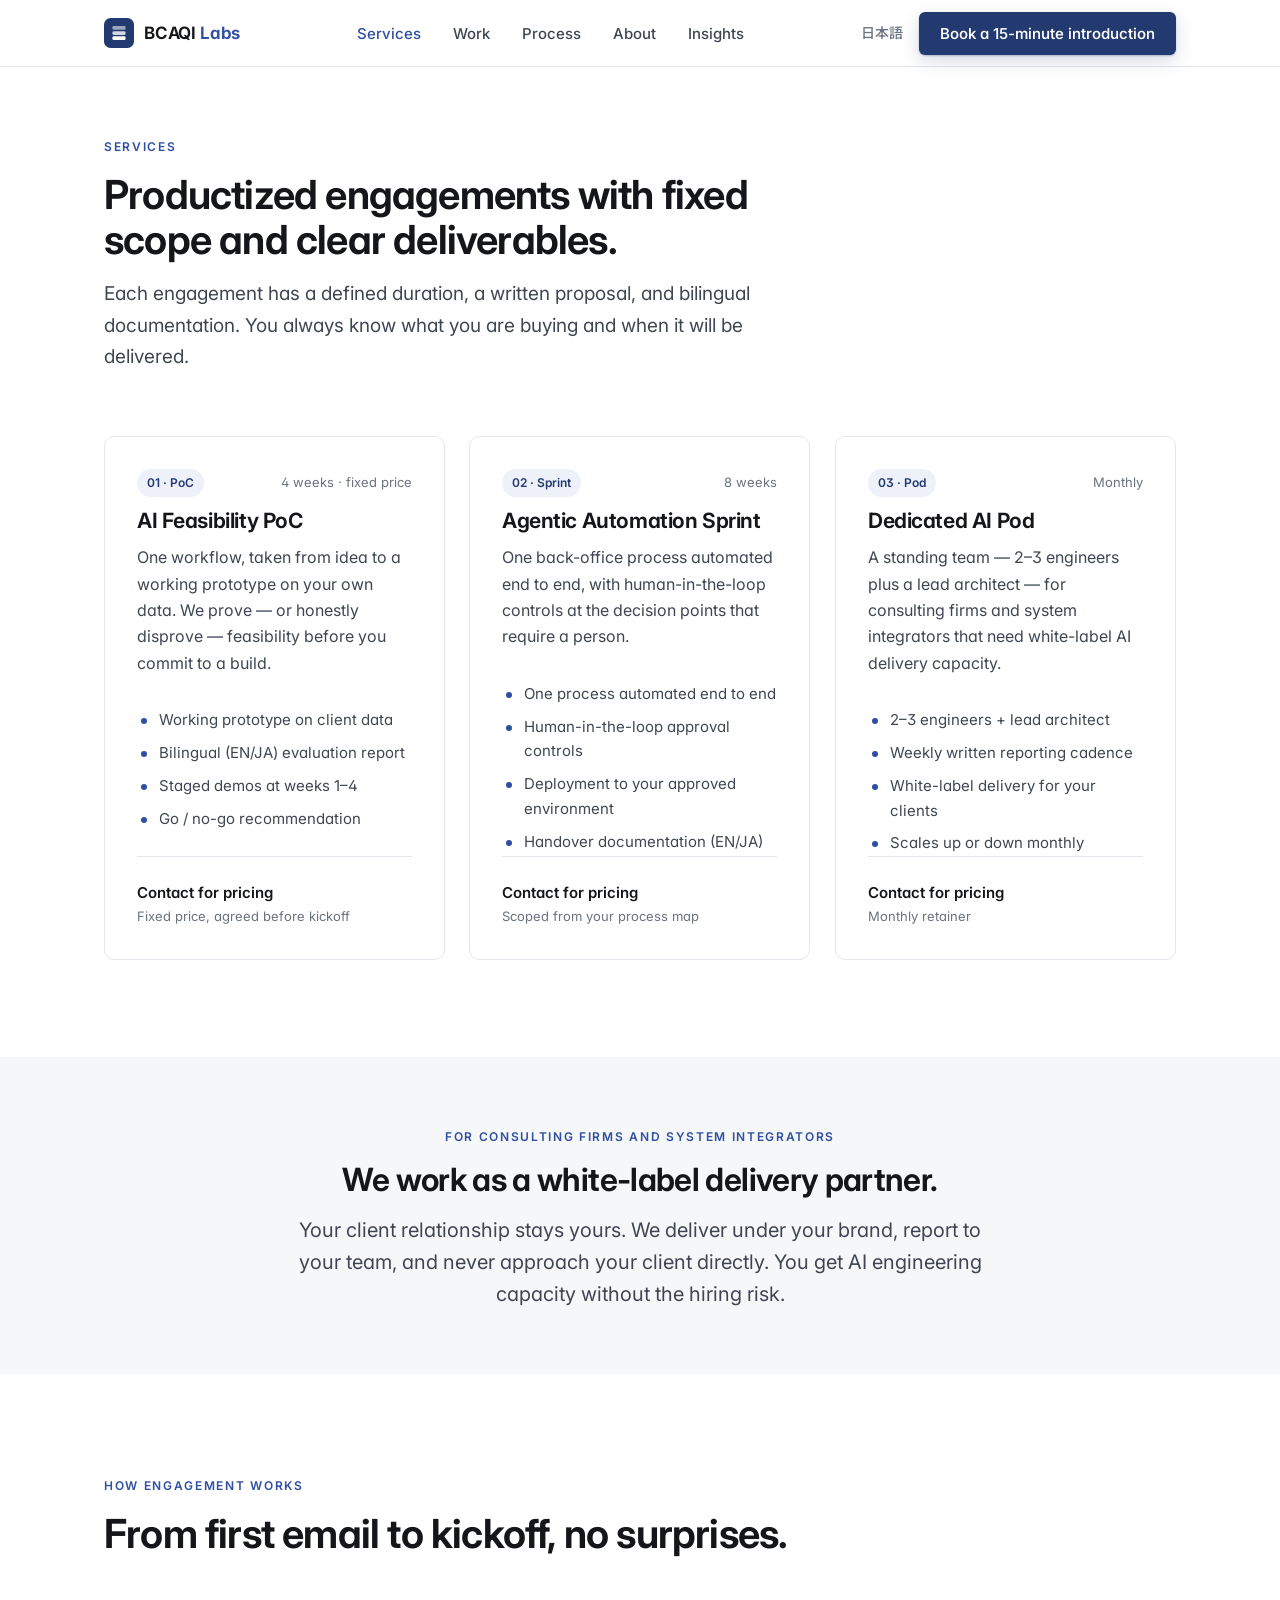
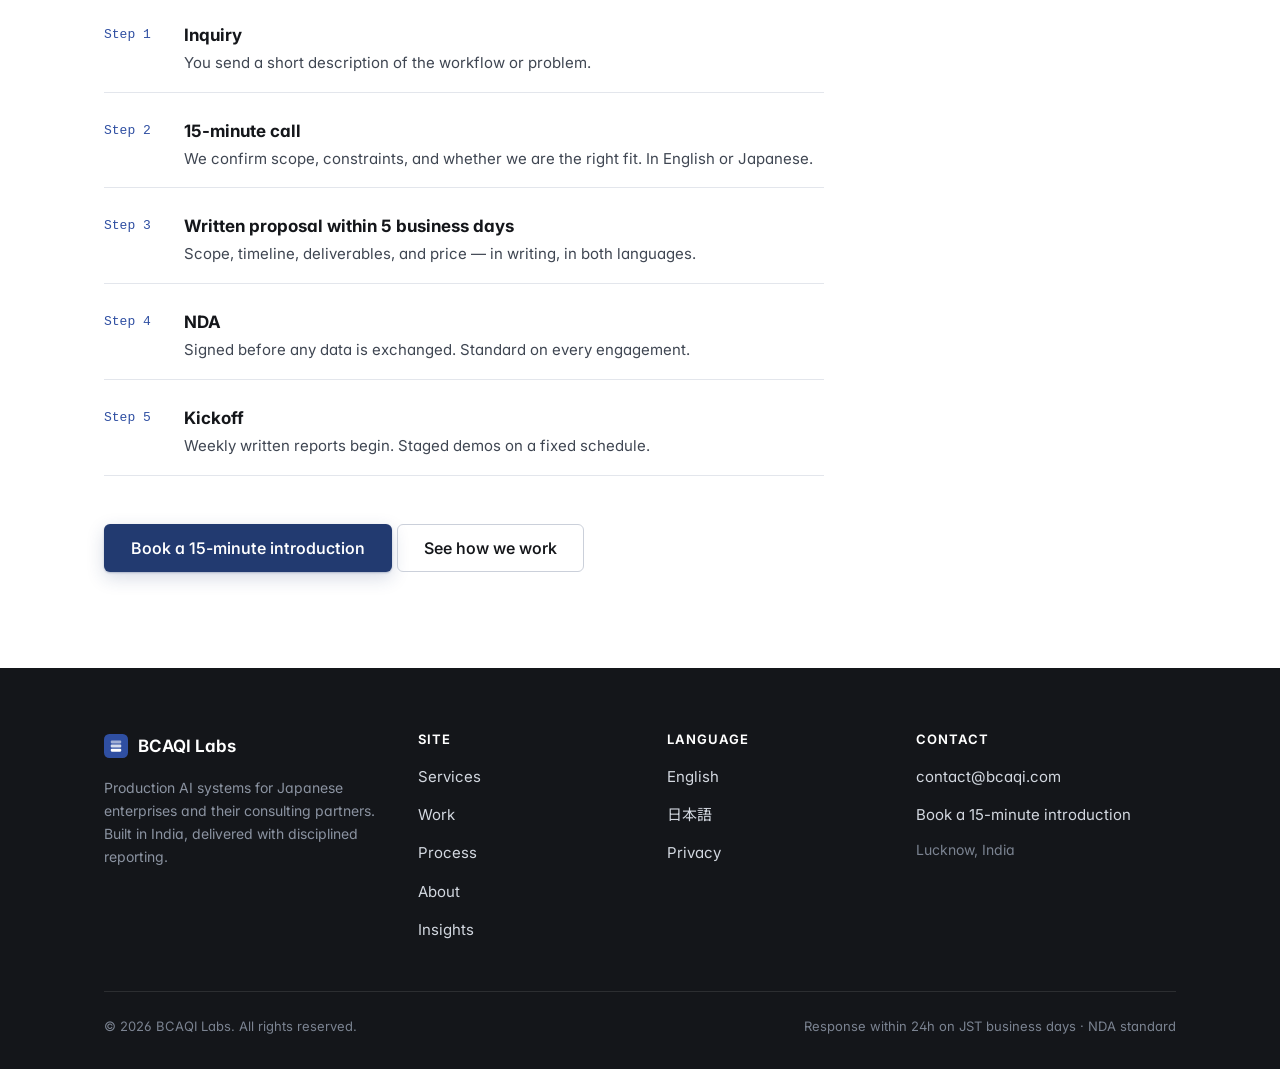
<file: services/index.html>
<!DOCTYPE html>
<html lang="en">

<head>
  <meta charset="UTF-8">
  <meta name="viewport" content="width=device-width, initial-scale=1.0, viewport-fit=cover">

  <title>AI engineering services for Japan — PoC, automation, dedicated pod | BCAQI Labs</title>
  <meta name="description"
    content="Productized AI engagements for Japanese enterprises and consultancies: a 4-week feasibility PoC, an 8-week agentic automation sprint, and a monthly white-label dedicated AI pod. Fixed scope, written proposals, bilingual delivery.">
  <link rel="canonical" href="https://bcaqi.com/services/">
  <meta name="robots" content="index, follow, max-image-preview:large">
  <link rel="alternate" hreflang="en" href="https://bcaqi.com/services/">
  <link rel="alternate" hreflang="ja" href="https://bcaqi.com/jp/">
  <link rel="alternate" hreflang="x-default" href="https://bcaqi.com/services/">

  <meta property="og:type" content="website">
  <meta property="og:site_name" content="BCAQI Labs">
  <meta property="og:url" content="https://bcaqi.com/services/">
  <meta property="og:title" content="Services — BCAQI Labs">
  <meta property="og:description"
    content="Feasibility PoC, agentic automation sprint, and dedicated AI pod. Fixed scope, written proposals, bilingual delivery.">
  <meta property="og:image" content="https://bcaqi.com/assets/img/og-default.png">
  <meta name="twitter:card" content="summary_large_image">

  <link rel="icon" href="/favicon.svg" type="image/svg+xml">
  <meta name="theme-color" content="#223a70">
  <link rel="preconnect" href="https://fonts.googleapis.com">
  <link rel="preconnect" href="https://fonts.gstatic.com" crossorigin>
  <link
    href="https://fonts.googleapis.com/css2?family=Inter:wght@400;500;600;700&family=Noto+Sans+JP:wght@400;500;700&display=swap"
    rel="stylesheet">
  <link rel="stylesheet" href="/assets/css/main.css">
  <noscript><style>.reveal{opacity:1!important;transform:none!important}</style></noscript>

  <script type="application/ld+json">
  {
    "@context": "https://schema.org",
    "@graph": [
      {
        "@type": "BreadcrumbList",
        "itemListElement": [
          { "@type": "ListItem", "position": 1, "name": "Home", "item": "https://bcaqi.com/" },
          { "@type": "ListItem", "position": 2, "name": "Services", "item": "https://bcaqi.com/services/" }
        ]
      },
      {
        "@type": "OfferCatalog",
        "name": "BCAQI Labs AI engineering services",
        "provider": { "@type": "Organization", "name": "BCAQI Labs", "url": "https://bcaqi.com/" },
        "itemListElement": [
          { "@type": "Service", "name": "AI Feasibility PoC", "serviceType": "AI proof of concept", "description": "4 weeks, fixed price. One workflow taken to a working prototype on client data, with a bilingual evaluation report and a go/no-go recommendation." },
          { "@type": "Service", "name": "Agentic Automation Sprint", "serviceType": "Agentic workflow automation", "description": "8 weeks. One back-office process automated end to end with human-in-the-loop controls, deployed and documented." },
          { "@type": "Service", "name": "Dedicated AI Pod", "serviceType": "White-label AI delivery", "description": "Monthly. 2–3 engineers plus a lead architect as white-label AI delivery capacity for consulting firms and system integrators." }
        ]
      }
    ]
  }
  </script>
</head>

<body>
  <a class="skip-link" href="#main">Skip to main content</a>

  <header class="site-header">
    <div class="container nav">
      <a class="brand" href="/" aria-label="BCAQI Labs home">
        <svg class="mark" viewBox="0 0 32 32" aria-hidden="true">
          <rect width="32" height="32" rx="7" fill="#223a70" />
          <rect x="9" y="8.5" width="14" height="4" rx="1.4" fill="#fff" opacity=".55" />
          <rect x="9" y="14" width="14" height="4" rx="1.4" fill="#fff" opacity=".8" />
          <rect x="9" y="19.5" width="14" height="4" rx="1.4" fill="#fff" />
        </svg>
        <span class="brand-name">BCAQI<span> Labs</span></span>
      </a>
      <nav aria-label="Primary">
        <ul class="nav-links">
          <li><a href="/services/" aria-current="page">Services</a></li>
          <li><a href="/work/">Work</a></li>
          <li><a href="/process/">Process</a></li>
          <li><a href="/about/">About</a></li>
          <li><a href="/insights/">Insights</a></li>
        </ul>
      </nav>
      <div class="nav-right">
        <a class="nav-lang" href="/jp/" hreflang="ja" lang="ja">日本語</a>
        <a class="btn btn-primary" href="/#contact">Book a 15-minute introduction</a>
      </div>
      <button class="nav-toggle" aria-label="Menu" aria-expanded="false"><span></span></button>
    </div>
  </header>

  <main id="main">

    <!-- PAGE HERO -->
    <section class="section tight">
      <div class="container">
        <div class="section-head reveal" style="margin-bottom:0">
          <span class="eyebrow">Services</span>
          <h1>Productized engagements with fixed scope and clear deliverables.</h1>
          <p>Each engagement has a defined duration, a written proposal, and bilingual documentation. You always know
            what you are buying and when it will be delivered.</p>
        </div>
      </div>
    </section>

    <!-- OFFERS -->
    <section class="section" style="padding-top:0">
      <div class="container">
        <div class="grid grid-3">

          <article class="card offer reveal">
            <div class="offer-meta"><span class="badge-inline">01 · PoC</span><span>4 weeks · fixed price</span></div>
            <h3 class="mt-4">AI Feasibility PoC</h3>
            <p>One workflow, taken from idea to a working prototype on your own data. We prove — or honestly disprove —
              feasibility before you commit to a build.</p>
            <div class="deliverables">
              <ul>
                <li>Working prototype on client data</li>
                <li>Bilingual (EN/JA) evaluation report</li>
                <li>Staged demos at weeks 1–4</li>
                <li>Go / no-go recommendation</li>
              </ul>
            </div>
            <div class="offer-price">Contact for pricing<span>Fixed price, agreed before kickoff</span></div>
          </article>

          <article class="card offer reveal">
            <div class="offer-meta"><span class="badge-inline">02 · Sprint</span><span>8 weeks</span></div>
            <h3 class="mt-4">Agentic Automation Sprint</h3>
            <p>One back-office process automated end to end, with human-in-the-loop controls at the decision points that
              require a person.</p>
            <div class="deliverables">
              <ul>
                <li>One process automated end to end</li>
                <li>Human-in-the-loop approval controls</li>
                <li>Deployment to your approved environment</li>
                <li>Handover documentation (EN/JA)</li>
              </ul>
            </div>
            <div class="offer-price">Contact for pricing<span>Scoped from your process map</span></div>
          </article>

          <article class="card offer reveal">
            <div class="offer-meta"><span class="badge-inline">03 · Pod</span><span>Monthly</span></div>
            <h3 class="mt-4">Dedicated AI Pod</h3>
            <p>A standing team — 2–3 engineers plus a lead architect — for consulting firms and system integrators that
              need white-label AI delivery capacity.</p>
            <div class="deliverables">
              <ul>
                <li>2–3 engineers + lead architect</li>
                <li>Weekly written reporting cadence</li>
                <li>White-label delivery for your clients</li>
                <li>Scales up or down monthly</li>
              </ul>
            </div>
            <div class="offer-price">Contact for pricing<span>Monthly retainer</span></div>
          </article>

        </div>
      </div>
    </section>

    <!-- PARTNER NOTE -->
    <section class="section section--fill tight">
      <div class="container narrow reveal" style="text-align:center">
        <span class="eyebrow">For consulting firms and system integrators</span>
        <h2 style="font-size:clamp(24px,3.5vw,32px)">We work as a white-label delivery partner.</h2>
        <p class="lede mt-4">Your client relationship stays yours. We deliver under your brand, report to your team, and
          never approach your client directly. You get AI engineering capacity without the hiring risk.</p>
      </div>
    </section>

    <!-- ENGAGEMENT TIMELINE -->
    <section class="section">
      <div class="container">
        <div class="section-head reveal">
          <span class="eyebrow">How engagement works</span>
          <h2>From first email to kickoff, no surprises.</h2>
        </div>
        <ol class="timeline reveal" style="max-width:720px">
          <li><span class="step">Step 1</span><span><strong>Inquiry</strong>
              <p>You send a short description of the workflow or problem.</p></span></li>
          <li><span class="step">Step 2</span><span><strong>15-minute call</strong>
              <p>We confirm scope, constraints, and whether we are the right fit. In English or Japanese.</p></span></li>
          <li><span class="step">Step 3</span><span><strong>Written proposal within 5 business days</strong>
              <p>Scope, timeline, deliverables, and price — in writing, in both languages.</p></span></li>
          <li><span class="step">Step 4</span><span><strong>NDA</strong>
              <p>Signed before any data is exchanged. Standard on every engagement.</p></span></li>
          <li><span class="step">Step 5</span><span><strong>Kickoff</strong>
              <p>Weekly written reports begin. Staged demos on a fixed schedule.</p></span></li>
        </ol>
        <div class="reveal mt-7">
          <a class="btn btn-primary btn-lg" href="/#contact">Book a 15-minute introduction</a>
          <a class="btn btn-ghost btn-lg" href="/process/">See how we work</a>
        </div>
      </div>
    </section>
  </main>

  <footer class="site-footer">
    <div class="container">
      <div class="footer-top">
        <div class="footer-brand">
          <span class="brand-name">
            <svg width="24" height="24" viewBox="0 0 32 32" aria-hidden="true">
              <rect width="32" height="32" rx="7" fill="#2f4fa2" />
              <rect x="9" y="8.5" width="14" height="4" rx="1.4" fill="#fff" opacity=".55" />
              <rect x="9" y="14" width="14" height="4" rx="1.4" fill="#fff" opacity=".8" />
              <rect x="9" y="19.5" width="14" height="4" rx="1.4" fill="#fff" />
            </svg>
            BCAQI Labs
          </span>
          <p>Production AI systems for Japanese enterprises and their consulting partners. Built in India, delivered
            with disciplined reporting.</p>
        </div>
        <div class="footer-col">
          <h4>Site</h4>
          <ul>
            <li><a href="/services/">Services</a></li>
            <li><a href="/work/">Work</a></li>
            <li><a href="/process/">Process</a></li>
            <li><a href="/about/">About</a></li>
          <li><a href="/insights/">Insights</a></li>
          </ul>
        </div>
        <div class="footer-col">
          <h4>Language</h4>
          <ul>
            <li><a href="/">English</a></li>
            <li><a href="/jp/" hreflang="ja" lang="ja">日本語</a></li>
            <li><a href="/privacy/">Privacy</a></li>
          </ul>
        </div>
        <div class="footer-col">
          <h4>Contact</h4>
          <ul>
            <li><a href="mailto:contact@bcaqi.com">contact@bcaqi.com</a></li>
            <li><a href="/#contact">Book a 15-minute introduction</a></li>
            <li class="small" style="color:#7b8391">Lucknow, India</li>
          </ul>
        </div>
      </div>
      <div class="footer-bottom">
        <span>© <span data-year>2026</span> BCAQI Labs. All rights reserved.</span>
        <span>Response within 24h on JST business days · NDA standard</span>
      </div>
    </div>
  </footer>

  <script src="/assets/js/main.js" defer></script>
</body>

</html>
</file>
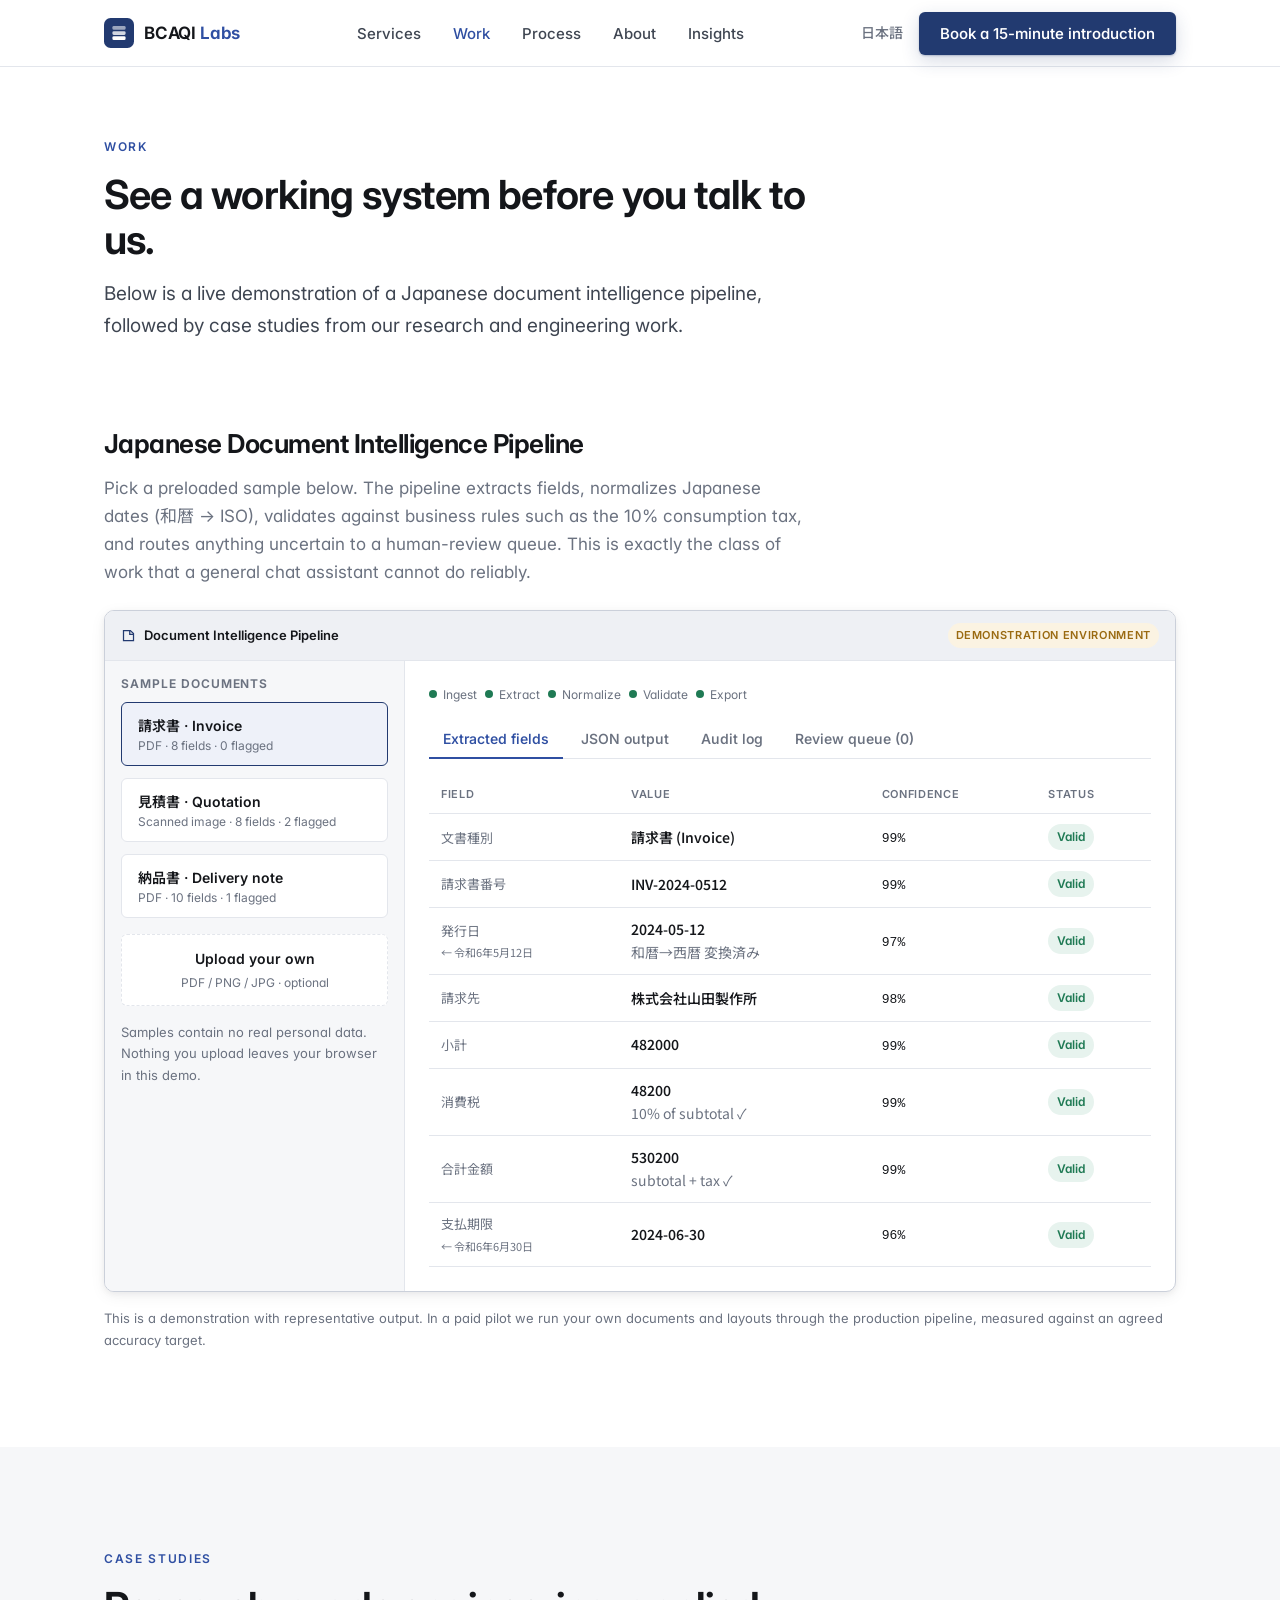
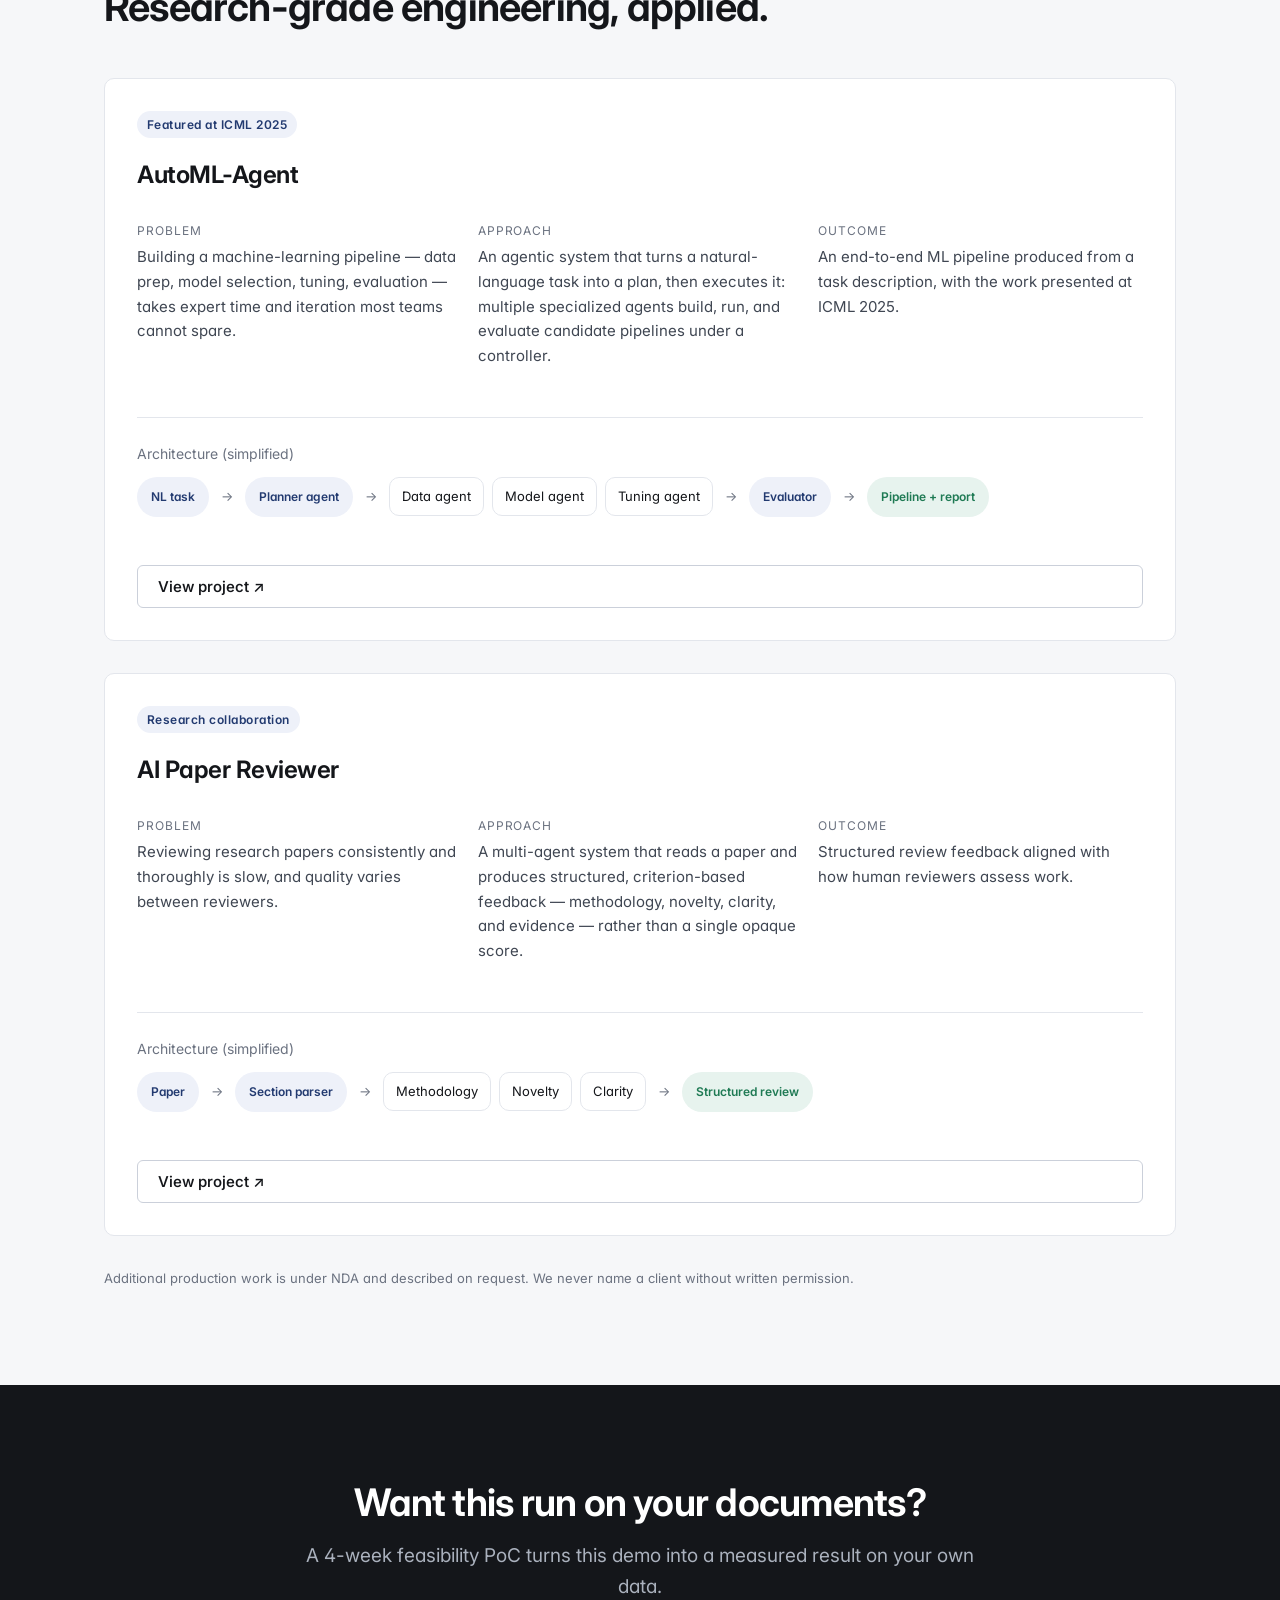
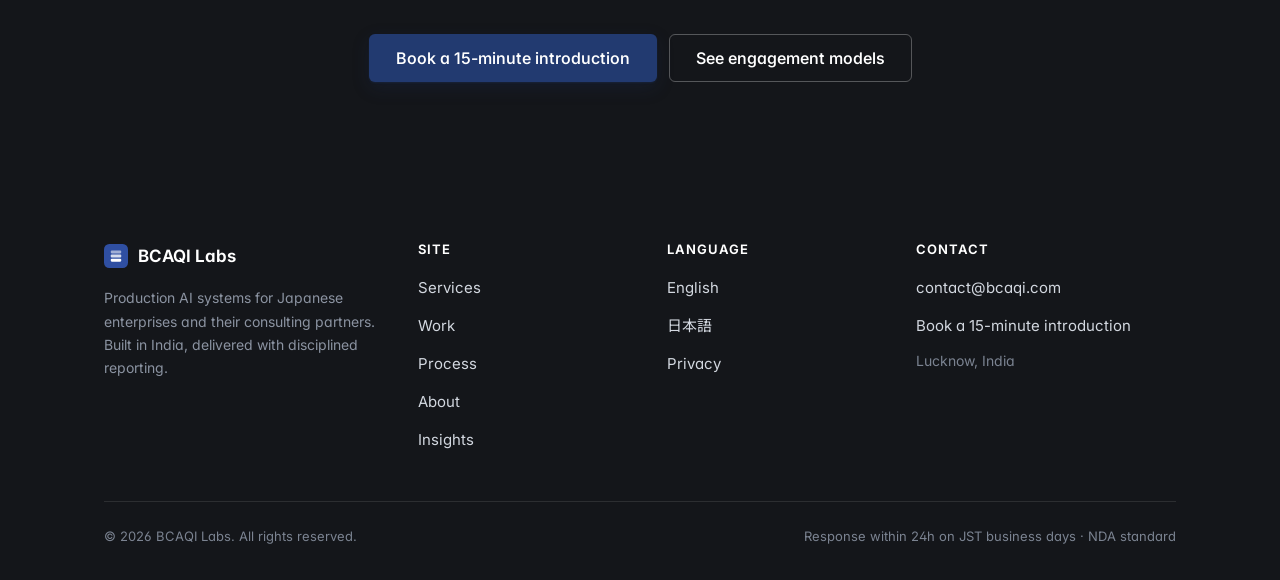
<file: work/index.html>
<!DOCTYPE html>
<html lang="en">

<head>
  <meta charset="UTF-8">
  <meta name="viewport" content="width=device-width, initial-scale=1.0, viewport-fit=cover">

  <title>Japanese document intelligence demo &amp; AI case studies | BCAQI Labs</title>
  <meta name="description"
    content="Try a live Japanese document intelligence demo: extract, validate (10% consumption tax, 和暦 dates), and export fields from invoices and forms to JSON/CSV. Plus case studies — AutoML-Agent (ICML 2025) and AI Paper Reviewer.">
  <link rel="canonical" href="https://bcaqi.com/work/">
  <meta name="robots" content="index, follow, max-image-preview:large">
  <link rel="alternate" hreflang="en" href="https://bcaqi.com/work/">
  <link rel="alternate" hreflang="ja" href="https://bcaqi.com/jp/">
  <link rel="alternate" hreflang="x-default" href="https://bcaqi.com/work/">

  <meta property="og:type" content="website">
  <meta property="og:site_name" content="BCAQI Labs">
  <meta property="og:url" content="https://bcaqi.com/work/">
  <meta property="og:title" content="Work &amp; live demo — BCAQI Labs">
  <meta property="og:description"
    content="Live Japanese document intelligence demo, plus case studies: AutoML-Agent (ICML 2025) and AI Paper Reviewer.">
  <meta property="og:image" content="https://bcaqi.com/assets/img/og-default.png">
  <meta name="twitter:card" content="summary_large_image">

  <link rel="icon" href="/favicon.svg" type="image/svg+xml">
  <meta name="theme-color" content="#223a70">
  <link rel="preconnect" href="https://fonts.googleapis.com">
  <link rel="preconnect" href="https://fonts.gstatic.com" crossorigin>
  <link
    href="https://fonts.googleapis.com/css2?family=Inter:wght@400;500;600;700&family=Noto+Sans+JP:wght@400;500;700&display=swap"
    rel="stylesheet">
  <link rel="stylesheet" href="/assets/css/main.css">
  <noscript><style>.reveal{opacity:1!important;transform:none!important}</style></noscript>

  <script type="application/ld+json">
  {
    "@context": "https://schema.org",
    "@graph": [
      {
        "@type": "BreadcrumbList",
        "itemListElement": [
          { "@type": "ListItem", "position": 1, "name": "Home", "item": "https://bcaqi.com/" },
          { "@type": "ListItem", "position": 2, "name": "Work", "item": "https://bcaqi.com/work/" }
        ]
      },
      {
        "@type": "Service",
        "name": "Japanese Document Intelligence Pipeline",
        "serviceType": "Document processing automation",
        "provider": { "@type": "Organization", "name": "BCAQI Labs", "url": "https://bcaqi.com/" },
        "areaServed": { "@type": "Country", "name": "Japan" },
        "description": "Extracts fields from Japanese invoices (請求書), quotations, delivery notes, and forms; normalizes 和暦 dates to ISO; validates the 10% consumption tax and totals; outputs structured JSON/CSV; and routes low-confidence or rule-failing fields to a human-review queue with an audit log."
      },
      {
        "@type": "CreativeWork",
        "name": "AutoML-Agent",
        "creator": { "@type": "Organization", "name": "BCAQI Labs" },
        "description": "An agentic system that turns a natural-language task into a plan and executes it with specialized agents to build and evaluate machine-learning pipelines. Featured at ICML 2025.",
        "url": "https://bcaqi.com/work/#automl-agent"
      },
      {
        "@type": "CreativeWork",
        "name": "AI Paper Reviewer",
        "creator": { "@type": "Organization", "name": "BCAQI Labs" },
        "description": "A multi-agent research-review system that produces structured, criterion-based feedback on academic papers.",
        "url": "https://bcaqi.com/work/#paper-reviewer"
      }
    ]
  }
  </script>
</head>

<body>
  <a class="skip-link" href="#main">Skip to main content</a>

  <header class="site-header">
    <div class="container nav">
      <a class="brand" href="/" aria-label="BCAQI Labs home">
        <svg class="mark" viewBox="0 0 32 32" aria-hidden="true">
          <rect width="32" height="32" rx="7" fill="#223a70" />
          <rect x="9" y="8.5" width="14" height="4" rx="1.4" fill="#fff" opacity=".55" />
          <rect x="9" y="14" width="14" height="4" rx="1.4" fill="#fff" opacity=".8" />
          <rect x="9" y="19.5" width="14" height="4" rx="1.4" fill="#fff" />
        </svg>
        <span class="brand-name">BCAQI<span> Labs</span></span>
      </a>
      <nav aria-label="Primary">
        <ul class="nav-links">
          <li><a href="/services/">Services</a></li>
          <li><a href="/work/" aria-current="page">Work</a></li>
          <li><a href="/process/">Process</a></li>
          <li><a href="/about/">About</a></li>
          <li><a href="/insights/">Insights</a></li>
        </ul>
      </nav>
      <div class="nav-right">
        <a class="nav-lang" href="/jp/" hreflang="ja" lang="ja">日本語</a>
        <a class="btn btn-primary" href="/#contact">Book a 15-minute introduction</a>
      </div>
      <button class="nav-toggle" aria-label="Menu" aria-expanded="false"><span></span></button>
    </div>
  </header>

  <main id="main">

    <section class="section tight">
      <div class="container">
        <div class="section-head reveal" style="margin-bottom:0">
          <span class="eyebrow">Work</span>
          <h1>See a working system before you talk to us.</h1>
          <p>Below is a live demonstration of a Japanese document intelligence pipeline, followed by case studies from
            our research and engineering work.</p>
        </div>
      </div>
    </section>

    <!-- LIVE DEMO -->
    <section class="section" style="padding-top:var(--s-5)" id="demo">
      <div class="container">
        <div class="reveal" style="margin-bottom:var(--s-5)">
          <h3 style="font-size:26px">Japanese Document Intelligence Pipeline</h3>
          <p class="text-muted mt-4" style="max-width:64ch">Pick a preloaded sample below. The pipeline extracts fields,
            normalizes Japanese dates (和暦 → ISO), validates against business rules such as the 10% consumption tax,
            and routes anything uncertain to a human-review queue. This is exactly the class of work that a general chat
            assistant cannot do reliably.</p>
        </div>

        <div id="doc-demo" class="reveal">
          <div class="demo-wrap">
            <div class="demo-bar">
              <span class="demo-title">
                <svg width="15" height="15" viewBox="0 0 24 24" fill="none" stroke="#223a70" stroke-width="2">
                  <path d="M4 4h11l5 5v11H4z" /><path d="M14 4v6h6" />
                </svg>
                Document Intelligence Pipeline
              </span>
              <span class="env-label">Demonstration environment</span>
            </div>
            <div class="demo-body">
              <div class="demo-samples">
                <h4>Sample documents</h4>
                <div data-samples></div>
                <label class="sample-btn" style="cursor:pointer;display:block;border-style:dashed;text-align:center;margin-top:var(--s-4)">
                  <span class="s-name">Upload your own</span>
                  <span class="s-meta">PDF / PNG / JPG · optional</span>
                  <input id="demo-file" type="file" accept="image/*,application/pdf" hidden>
                </label>
                <p class="form-note" data-upload-note hidden style="margin-top:10px"></p>
                <p class="form-note" style="margin-top:var(--s-4)">Samples contain no real personal data. Nothing you
                  upload leaves your browser in this demo.</p>
              </div>
              <div class="demo-main">
                <div class="demo-steps" data-steps></div>
                <div data-main>
                  <div class="demo-empty">Select a sample document to run the pipeline.</div>
                </div>
              </div>
            </div>
          </div>
          <p class="form-note mt-4">This is a demonstration with representative output. In a paid pilot we run your own
            documents and layouts through the production pipeline, measured against an agreed accuracy target.</p>
        </div>
      </div>
    </section>

    <!-- CASE STUDIES -->
    <section class="section section--fill">
      <div class="container">
        <div class="section-head reveal">
          <span class="eyebrow">Case studies</span>
          <h2>Research-grade engineering, applied.</h2>
        </div>

        <!-- AutoML-Agent -->
        <article class="case reveal" id="automl-agent" style="margin-bottom:var(--s-6)">
          <span class="tag">Featured at ICML 2025</span>
          <h3>AutoML-Agent</h3>
          <dl>
            <div>
              <dt>Problem</dt>
              <dd>Building a machine-learning pipeline — data prep, model selection, tuning, evaluation — takes expert
                time and iteration most teams cannot spare.</dd>
            </div>
            <div>
              <dt>Approach</dt>
              <dd>An agentic system that turns a natural-language task into a plan, then executes it: multiple
                specialized agents build, run, and evaluate candidate pipelines under a controller.</dd>
            </div>
            <div>
              <dt>Outcome</dt>
              <dd>An end-to-end ML pipeline produced from a task description, with the work presented at ICML 2025.</dd>
            </div>
          </dl>

          <!-- Architecture diagram -->
          <div class="mt-6" style="border-top:1px solid var(--rule);padding-top:var(--s-5)">
            <p class="small text-muted" style="margin-bottom:12px">Architecture (simplified)</p>
            <div style="display:flex;gap:12px;flex-wrap:wrap;align-items:center;font-size:13px">
              <div class="badge-inline" style="padding:10px 14px">NL task</div>
              <span style="color:var(--muted)">→</span>
              <div class="badge-inline" style="padding:10px 14px">Planner agent</div>
              <span style="color:var(--muted)">→</span>
              <div style="display:flex;gap:8px;flex-wrap:wrap">
                <div class="card" style="padding:8px 12px">Data agent</div>
                <div class="card" style="padding:8px 12px">Model agent</div>
                <div class="card" style="padding:8px 12px">Tuning agent</div>
              </div>
              <span style="color:var(--muted)">→</span>
              <div class="badge-inline" style="padding:10px 14px">Evaluator</div>
              <span style="color:var(--muted)">→</span>
              <div class="badge-inline" style="padding:10px 14px;background:var(--flag-ok-soft);color:var(--flag-ok)">Pipeline + report</div>
            </div>
          </div>
          <a class="btn btn-ghost mt-6" href="https://haider1998.github.io/automl-agent/" target="_blank"
            rel="noopener noreferrer">View project ↗</a>
        </article>

        <!-- AI Paper Reviewer -->
        <article class="case reveal" id="paper-reviewer">
          <span class="tag">Research collaboration</span>
          <h3>AI Paper Reviewer</h3>
          <dl>
            <div>
              <dt>Problem</dt>
              <dd>Reviewing research papers consistently and thoroughly is slow, and quality varies between reviewers.
              </dd>
            </div>
            <div>
              <dt>Approach</dt>
              <dd>A multi-agent system that reads a paper and produces structured, criterion-based feedback —
                methodology, novelty, clarity, and evidence — rather than a single opaque score.</dd>
            </div>
            <div>
              <dt>Outcome</dt>
              <dd>Structured review feedback aligned with how human reviewers assess work.</dd>
            </div>
          </dl>

          <div class="mt-6" style="border-top:1px solid var(--rule);padding-top:var(--s-5)">
            <p class="small text-muted" style="margin-bottom:12px">Architecture (simplified)</p>
            <div style="display:flex;gap:12px;flex-wrap:wrap;align-items:center;font-size:13px">
              <div class="badge-inline" style="padding:10px 14px">Paper</div>
              <span style="color:var(--muted)">→</span>
              <div class="badge-inline" style="padding:10px 14px">Section parser</div>
              <span style="color:var(--muted)">→</span>
              <div style="display:flex;gap:8px;flex-wrap:wrap">
                <div class="card" style="padding:8px 12px">Methodology</div>
                <div class="card" style="padding:8px 12px">Novelty</div>
                <div class="card" style="padding:8px 12px">Clarity</div>
              </div>
              <span style="color:var(--muted)">→</span>
              <div class="badge-inline" style="padding:10px 14px;background:var(--flag-ok-soft);color:var(--flag-ok)">Structured review</div>
            </div>
          </div>
          <!-- VERIFY with owner before adding any "Stanford-affiliated" or partner attribution. -->
          <a class="btn btn-ghost mt-6" href="https://paperreview.ai/" target="_blank" rel="noopener noreferrer">View
            project ↗</a>
        </article>

        <p class="form-note mt-6">Additional production work is under NDA and described on request. We never name a
          client without written permission.</p>
      </div>
    </section>

    <!-- CTA -->
    <section class="section section--ink cta-band">
      <div class="container narrow">
        <h2>Want this run on your documents?</h2>
        <p>A 4-week feasibility PoC turns this demo into a measured result on your own data.</p>
        <div class="hero-actions">
          <a class="btn btn-primary btn-lg" href="/#contact">Book a 15-minute introduction</a>
          <a class="btn btn-ghost btn-lg" href="/services/">See engagement models</a>
        </div>
      </div>
    </section>
  </main>

  <footer class="site-footer">
    <div class="container">
      <div class="footer-top">
        <div class="footer-brand">
          <span class="brand-name">
            <svg width="24" height="24" viewBox="0 0 32 32" aria-hidden="true">
              <rect width="32" height="32" rx="7" fill="#2f4fa2" />
              <rect x="9" y="8.5" width="14" height="4" rx="1.4" fill="#fff" opacity=".55" />
              <rect x="9" y="14" width="14" height="4" rx="1.4" fill="#fff" opacity=".8" />
              <rect x="9" y="19.5" width="14" height="4" rx="1.4" fill="#fff" />
            </svg>
            BCAQI Labs
          </span>
          <p>Production AI systems for Japanese enterprises and their consulting partners. Built in India, delivered
            with disciplined reporting.</p>
        </div>
        <div class="footer-col">
          <h4>Site</h4>
          <ul>
            <li><a href="/services/">Services</a></li>
            <li><a href="/work/">Work</a></li>
            <li><a href="/process/">Process</a></li>
            <li><a href="/about/">About</a></li>
          <li><a href="/insights/">Insights</a></li>
          </ul>
        </div>
        <div class="footer-col">
          <h4>Language</h4>
          <ul>
            <li><a href="/">English</a></li>
            <li><a href="/jp/" hreflang="ja" lang="ja">日本語</a></li>
            <li><a href="/privacy/">Privacy</a></li>
          </ul>
        </div>
        <div class="footer-col">
          <h4>Contact</h4>
          <ul>
            <li><a href="mailto:contact@bcaqi.com">contact@bcaqi.com</a></li>
            <li><a href="/#contact">Book a 15-minute introduction</a></li>
            <li class="small" style="color:#7b8391">Lucknow, India</li>
          </ul>
        </div>
      </div>
      <div class="footer-bottom">
        <span>© <span data-year>2026</span> BCAQI Labs. All rights reserved.</span>
        <span>Response within 24h on JST business days · NDA standard</span>
      </div>
    </div>
  </footer>

  <script src="/assets/js/main.js" defer></script>
  <script src="/assets/js/demo.js" defer></script>
</body>

</html>
</file>
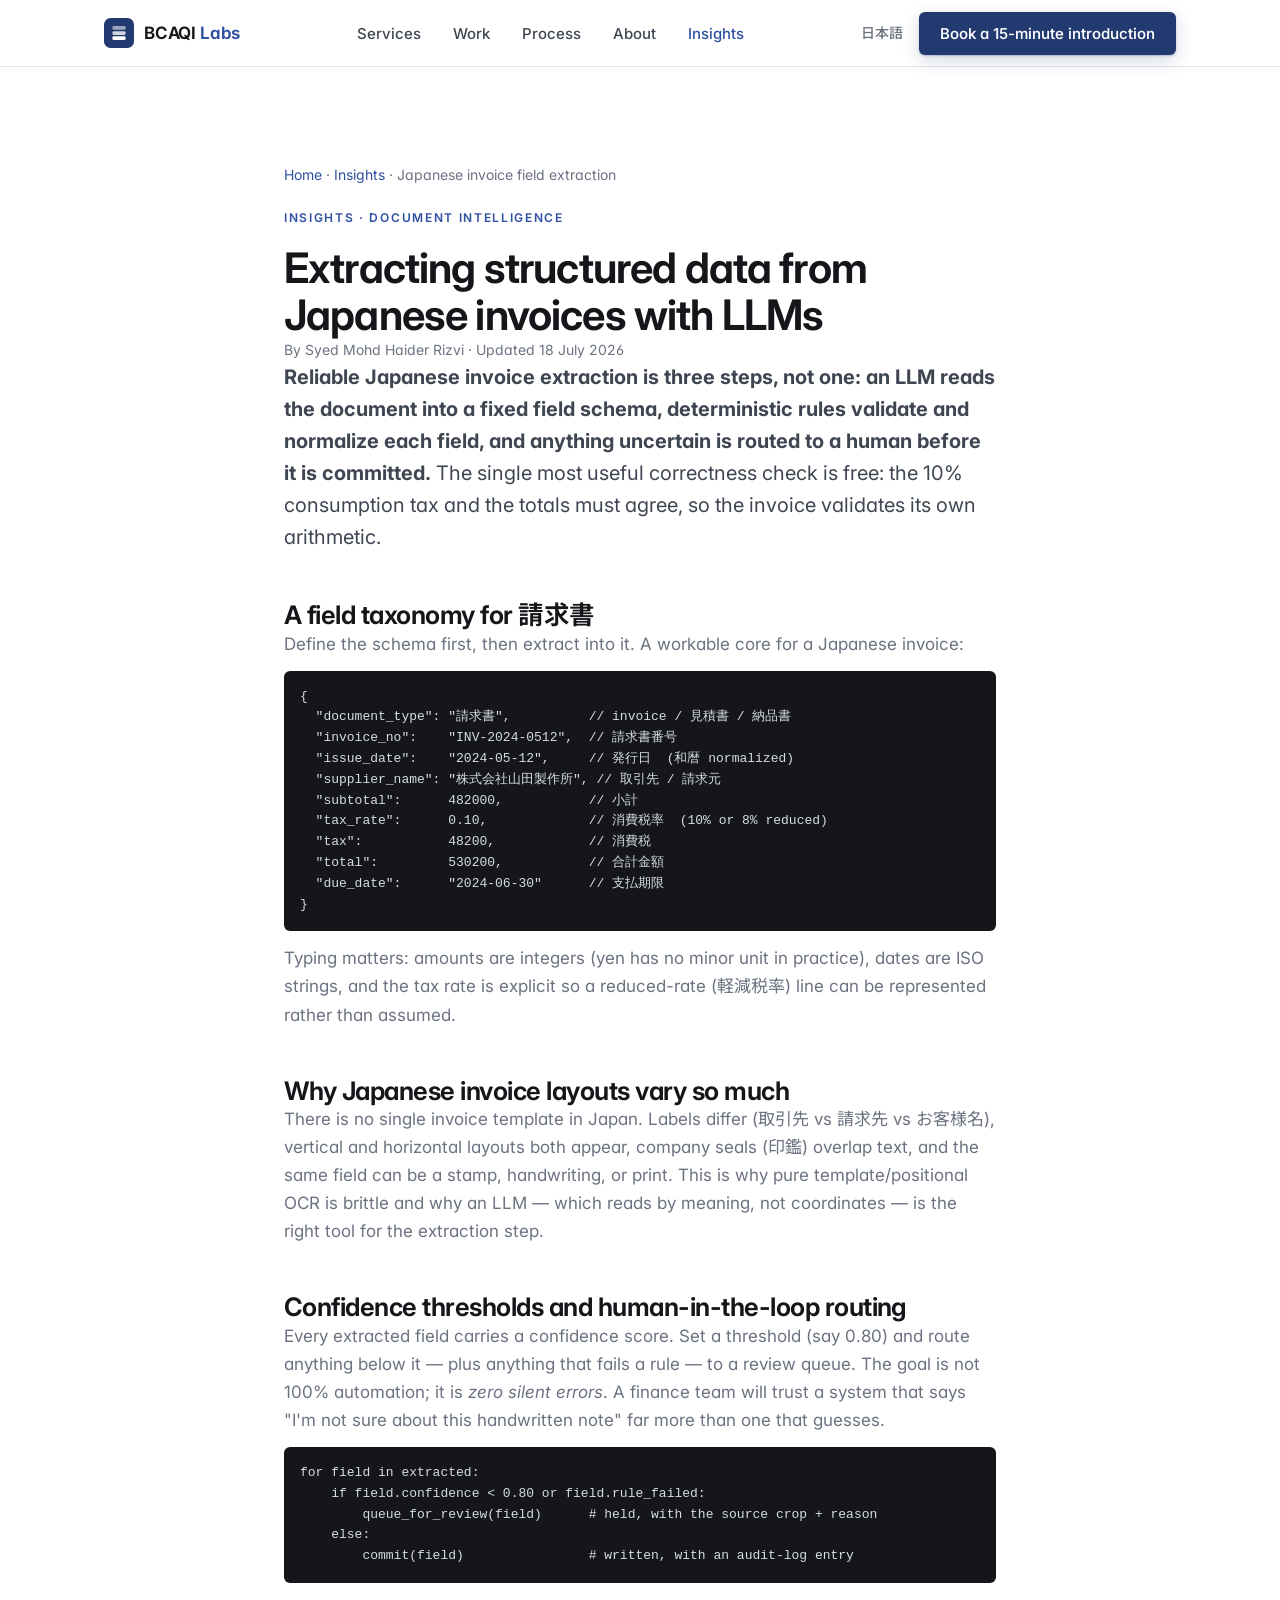
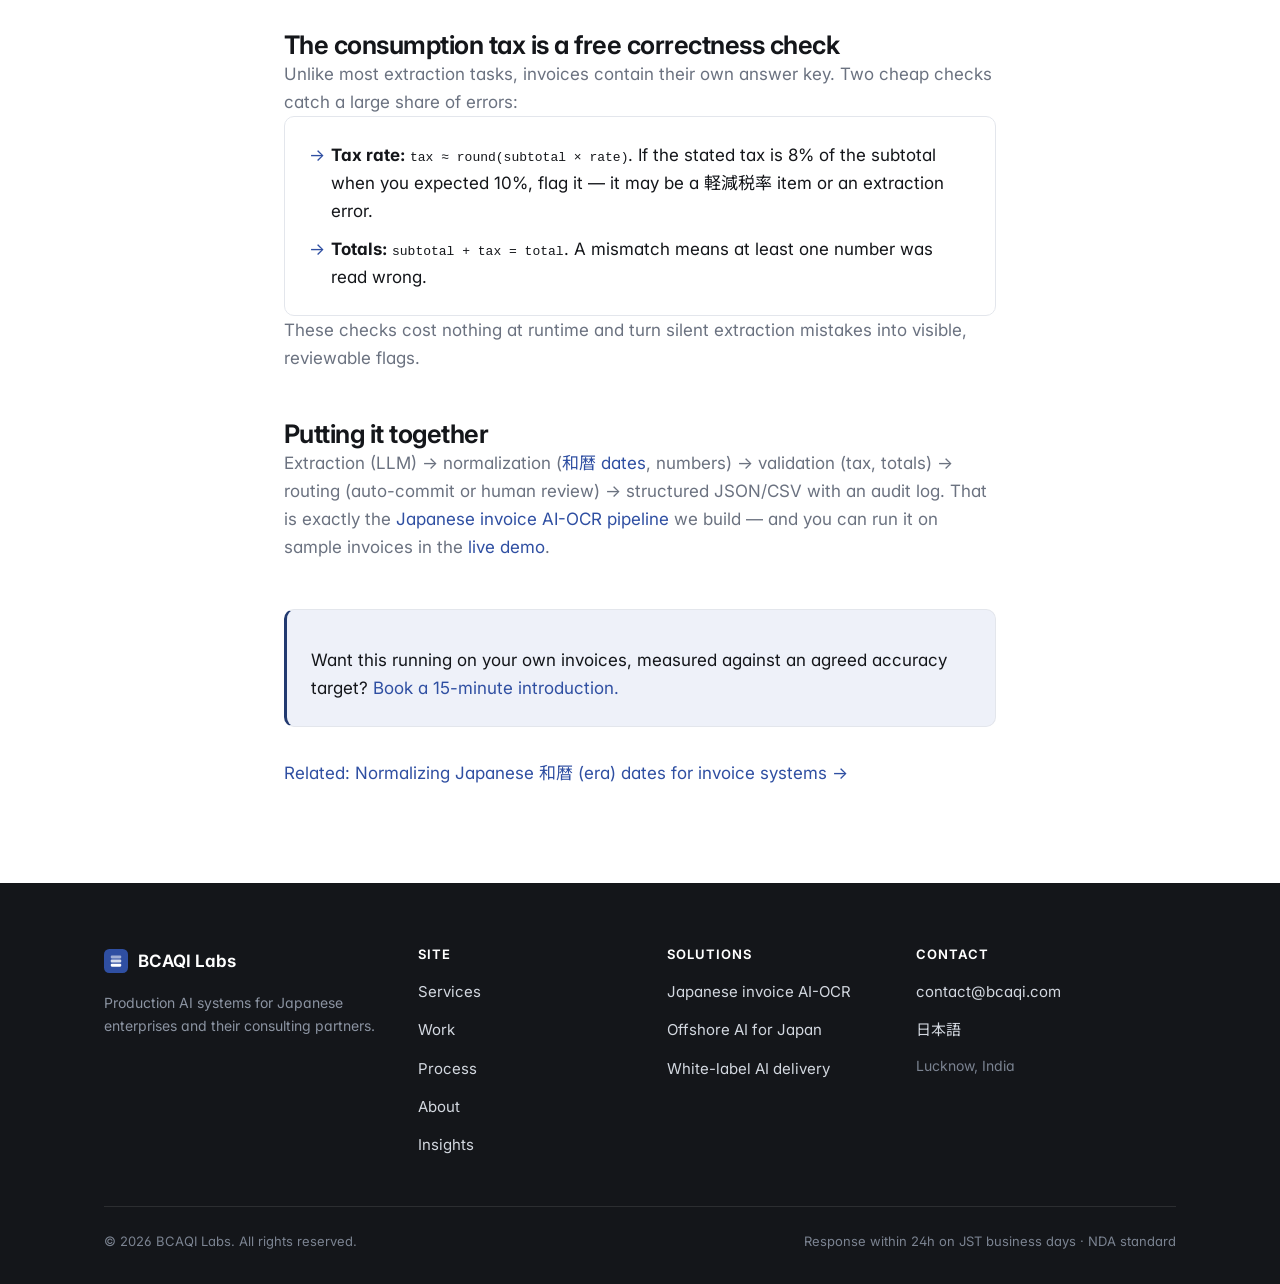
<file: insights/japanese-invoice-field-extraction/index.html>
<!DOCTYPE html>
<html lang="en">

<head>
  <meta charset="UTF-8">
  <meta name="viewport" content="width=device-width, initial-scale=1.0, viewport-fit=cover">

  <title>Extracting structured data from Japanese invoices with LLMs | BCAQI Labs</title>
  <meta name="description"
    content="A practical guide to Japanese invoice field extraction with LLMs: a field taxonomy for 請求書, why layouts vary, confidence thresholds and human-in-the-loop routing, and using the 10% consumption tax as a built-in correctness check.">
  <link rel="canonical" href="https://bcaqi.com/insights/japanese-invoice-field-extraction/">
  <meta name="robots" content="index, follow, max-image-preview:large">
  <link rel="alternate" hreflang="en" href="https://bcaqi.com/insights/japanese-invoice-field-extraction/">
  <link rel="alternate" hreflang="ja" href="https://bcaqi.com/jp/">
  <link rel="alternate" hreflang="x-default" href="https://bcaqi.com/insights/japanese-invoice-field-extraction/">

  <meta property="og:type" content="article">
  <meta property="og:site_name" content="BCAQI Labs">
  <meta property="og:url" content="https://bcaqi.com/insights/japanese-invoice-field-extraction/">
  <meta property="og:title" content="Extracting structured data from Japanese invoices with LLMs">
  <meta property="og:description"
    content="A field taxonomy for 請求書, layout variance, confidence thresholds and human-in-the-loop routing, and using the consumption tax as a correctness check.">
  <meta property="og:image" content="https://bcaqi.com/assets/img/og-default.png">
  <meta name="twitter:card" content="summary_large_image">

  <link rel="icon" href="/favicon.svg" type="image/svg+xml">
  <meta name="theme-color" content="#223a70">
  <link rel="preconnect" href="https://fonts.googleapis.com">
  <link rel="preconnect" href="https://fonts.gstatic.com" crossorigin>
  <link
    href="https://fonts.googleapis.com/css2?family=Inter:wght@400;500;600;700&family=Noto+Sans+JP:wght@400;500;700&display=swap"
    rel="stylesheet">
  <link rel="stylesheet" href="/assets/css/main.css">
  <noscript><style>.reveal{opacity:1!important;transform:none!important}</style></noscript>

  <script type="application/ld+json">
  {
    "@context": "https://schema.org",
    "@graph": [
      {
        "@type": "BreadcrumbList",
        "itemListElement": [
          { "@type": "ListItem", "position": 1, "name": "Home", "item": "https://bcaqi.com/" },
          { "@type": "ListItem", "position": 2, "name": "Insights", "item": "https://bcaqi.com/insights/" },
          { "@type": "ListItem", "position": 3, "name": "Japanese invoice field extraction", "item": "https://bcaqi.com/insights/japanese-invoice-field-extraction/" }
        ]
      },
      {
        "@type": "TechArticle",
        "headline": "Extracting structured data from Japanese invoices with LLMs",
        "description": "A practical guide to Japanese invoice field extraction with LLMs, including a field taxonomy, confidence thresholds, and consumption-tax validation.",
        "image": "https://bcaqi.com/assets/img/og-default.png",
        "datePublished": "2026-07-18",
        "dateModified": "2026-07-18",
        "inLanguage": "en",
        "author": { "@type": "Person", "name": "Syed Mohd Haider Rizvi", "jobTitle": "Founder & Lead Architect" },
        "publisher": { "@type": "Organization", "name": "BCAQI Labs", "logo": { "@type": "ImageObject", "url": "https://bcaqi.com/assets/img/og-default.png" } },
        "mainEntityOfPage": "https://bcaqi.com/insights/japanese-invoice-field-extraction/",
        "about": ["Japanese invoice", "請求書", "document intelligence", "LLM extraction", "consumption tax"]
      }
    ]
  }
  </script>
</head>

<body>
  <a class="skip-link" href="#main">Skip to main content</a>

  <header class="site-header">
    <div class="container nav">
      <a class="brand" href="/" aria-label="BCAQI Labs home">
        <svg class="mark" viewBox="0 0 32 32" aria-hidden="true">
          <rect width="32" height="32" rx="7" fill="#223a70" />
          <rect x="9" y="8.5" width="14" height="4" rx="1.4" fill="#fff" opacity=".55" />
          <rect x="9" y="14" width="14" height="4" rx="1.4" fill="#fff" opacity=".8" />
          <rect x="9" y="19.5" width="14" height="4" rx="1.4" fill="#fff" />
        </svg>
        <span class="brand-name">BCAQI<span> Labs</span></span>
      </a>
      <nav aria-label="Primary">
        <ul class="nav-links">
          <li><a href="/services/">Services</a></li>
          <li><a href="/work/">Work</a></li>
          <li><a href="/process/">Process</a></li>
          <li><a href="/about/">About</a></li>
          <li><a href="/insights/" aria-current="page">Insights</a></li>
        </ul>
      </nav>
      <div class="nav-right">
        <a class="nav-lang" href="/jp/" hreflang="ja" lang="ja">日本語</a>
        <a class="btn btn-primary" href="/#contact">Book a 15-minute introduction</a>
      </div>
      <button class="nav-toggle" aria-label="Menu" aria-expanded="false"><span></span></button>
    </div>
  </header>

  <main id="main">
    <article class="section">
      <div class="container narrow">
        <nav class="small text-muted reveal" aria-label="Breadcrumb" style="margin-bottom:var(--s-4)">
          <a href="/">Home</a> · <a href="/insights/">Insights</a> · <span>Japanese invoice field extraction</span>
        </nav>
        <span class="eyebrow reveal">Insights · Document intelligence</span>
        <h1 class="reveal" style="font-size:clamp(28px,4.2vw,42px)">Extracting structured data from Japanese invoices
          with LLMs</h1>
        <p class="small text-muted reveal mt-3">By Syed Mohd Haider Rizvi · Updated 18 July 2026</p>

        <p class="lede reveal mt-5"><strong>Reliable Japanese invoice extraction is three steps, not one: an LLM reads
            the document into a fixed field schema, deterministic rules validate and normalize each field, and anything
            uncertain is routed to a human before it is committed.</strong> The single most useful correctness check is
          free: the 10% consumption tax and the totals must agree, so the invoice validates its own arithmetic.</p>

        <div class="reveal">
          <h2 class="mt-7">A field taxonomy for 請求書</h2>
          <p class="text-muted mt-3">Define the schema first, then extract into it. A workable core for a Japanese
            invoice:</p>
          <pre class="json">{
  "document_type": "請求書",          // invoice / 見積書 / 納品書
  "invoice_no":    "INV-2024-0512",  // 請求書番号
  "issue_date":    "2024-05-12",     // 発行日  (和暦 normalized)
  "supplier_name": "株式会社山田製作所", // 取引先 / 請求元
  "subtotal":      482000,           // 小計
  "tax_rate":      0.10,             // 消費税率  (10% or 8% reduced)
  "tax":           48200,            // 消費税
  "total":         530200,           // 合計金額
  "due_date":      "2024-06-30"      // 支払期限
}</pre>
          <p class="text-muted mt-3">Typing matters: amounts are integers (yen has no minor unit in practice), dates are
            ISO strings, and the tax rate is explicit so a reduced-rate (軽減税率) line can be represented rather than
            assumed.</p>
        </div>

        <div class="reveal">
          <h2 class="mt-7">Why Japanese invoice layouts vary so much</h2>
          <p class="text-muted mt-3">There is no single invoice template in Japan. Labels differ (取引先 vs 請求先 vs
            お客様名), vertical and horizontal layouts both appear, company seals (印鑑) overlap text, and the same field
            can be a stamp, handwriting, or print. This is why pure template/positional OCR is brittle and why an LLM —
            which reads by meaning, not coordinates — is the right tool for the extraction step.</p>
        </div>

        <div class="reveal">
          <h2 class="mt-7">Confidence thresholds and human-in-the-loop routing</h2>
          <p class="text-muted mt-3">Every extracted field carries a confidence score. Set a threshold (say 0.80) and
            route anything below it — plus anything that fails a rule — to a review queue. The goal is not 100%
            automation; it is <em>zero silent errors</em>. A finance team will trust a system that says "I'm not sure
            about this handwritten note" far more than one that guesses.</p>
          <pre class="json">for field in extracted:
    if field.confidence &lt; 0.80 or field.rule_failed:
        queue_for_review(field)      # held, with the source crop + reason
    else:
        commit(field)                # written, with an audit-log entry</pre>
        </div>

        <div class="reveal">
          <h2 class="mt-7">The consumption tax is a free correctness check</h2>
          <p class="text-muted mt-3">Unlike most extraction tasks, invoices contain their own answer key. Two cheap
            checks catch a large share of errors:</p>
          <ul class="card" style="list-style:none;padding:var(--s-5);border:1px solid var(--rule)">
            <li style="padding-left:22px;position:relative;margin-bottom:10px"><span style="position:absolute;left:0;color:var(--accent-2)">→</span><strong>Tax rate:</strong> <span class="conf">tax ≈ round(subtotal × rate)</span>. If the stated tax is 8% of the subtotal when you expected 10%, flag it — it may be a 軽減税率 item or an extraction error.</li>
            <li style="padding-left:22px;position:relative"><span style="position:absolute;left:0;color:var(--accent-2)">→</span><strong>Totals:</strong> <span class="conf">subtotal + tax = total</span>. A mismatch means at least one number was read wrong.</li>
          </ul>
          <p class="text-muted mt-3">These checks cost nothing at runtime and turn silent extraction mistakes into
            visible, reviewable flags.</p>
        </div>

        <div class="reveal">
          <h2 class="mt-7">Putting it together</h2>
          <p class="text-muted mt-3">Extraction (LLM) → normalization (<a class="link-underline"
              href="/insights/wareki-date-normalization/">和暦 dates</a>, numbers) → validation (tax, totals) → routing
            (auto-commit or human review) → structured JSON/CSV with an audit log. That is exactly the
            <a class="link-underline" href="/solutions/japanese-invoice-ocr/">Japanese invoice AI-OCR pipeline</a> we
            build — and you can run it on sample invoices in the <a class="link-underline" href="/work/#demo">live
              demo</a>.</p>
        </div>

        <div class="reveal card mt-7"
          style="border-left:3px solid var(--accent);background:var(--accent-soft);padding:var(--s-5)">
          <p style="font-size:17px;color:var(--ink)">Want this running on your own invoices, measured against an agreed
            accuracy target? <a class="link-underline" href="/#contact">Book a 15-minute introduction.</a></p>
        </div>

        <p class="reveal mt-6"><a class="link-underline" href="/insights/wareki-date-normalization/">Related: Normalizing
            Japanese 和暦 (era) dates for invoice systems →</a></p>
      </div>
    </article>
  </main>

  <footer class="site-footer">
    <div class="container">
      <div class="footer-top">
        <div class="footer-brand">
          <span class="brand-name">
            <svg width="24" height="24" viewBox="0 0 32 32" aria-hidden="true">
              <rect width="32" height="32" rx="7" fill="#2f4fa2" />
              <rect x="9" y="8.5" width="14" height="4" rx="1.4" fill="#fff" opacity=".55" />
              <rect x="9" y="14" width="14" height="4" rx="1.4" fill="#fff" opacity=".8" />
              <rect x="9" y="19.5" width="14" height="4" rx="1.4" fill="#fff" />
            </svg>
            BCAQI Labs
          </span>
          <p>Production AI systems for Japanese enterprises and their consulting partners.</p>
        </div>
        <div class="footer-col">
          <h4>Site</h4>
          <ul>
            <li><a href="/services/">Services</a></li>
            <li><a href="/work/">Work</a></li>
            <li><a href="/process/">Process</a></li>
            <li><a href="/about/">About</a></li>
            <li><a href="/insights/">Insights</a></li>
          </ul>
        </div>
        <div class="footer-col">
          <h4>Solutions</h4>
          <ul>
            <li><a href="/solutions/japanese-invoice-ocr/">Japanese invoice AI-OCR</a></li>
            <li><a href="/solutions/offshore-ai-development-japan/">Offshore AI for Japan</a></li>
            <li><a href="/solutions/white-label-ai-delivery/">White-label AI delivery</a></li>
          </ul>
        </div>
        <div class="footer-col">
          <h4>Contact</h4>
          <ul>
            <li><a href="mailto:contact@bcaqi.com">contact@bcaqi.com</a></li>
            <li><a href="/jp/" hreflang="ja" lang="ja">日本語</a></li>
            <li class="small" style="color:#7b8391">Lucknow, India</li>
          </ul>
        </div>
      </div>
      <div class="footer-bottom">
        <span>© <span data-year>2026</span> BCAQI Labs. All rights reserved.</span>
        <span>Response within 24h on JST business days · NDA standard</span>
      </div>
    </div>
  </footer>

  <script src="/assets/js/main.js" defer></script>
</body>

</html>
</file>
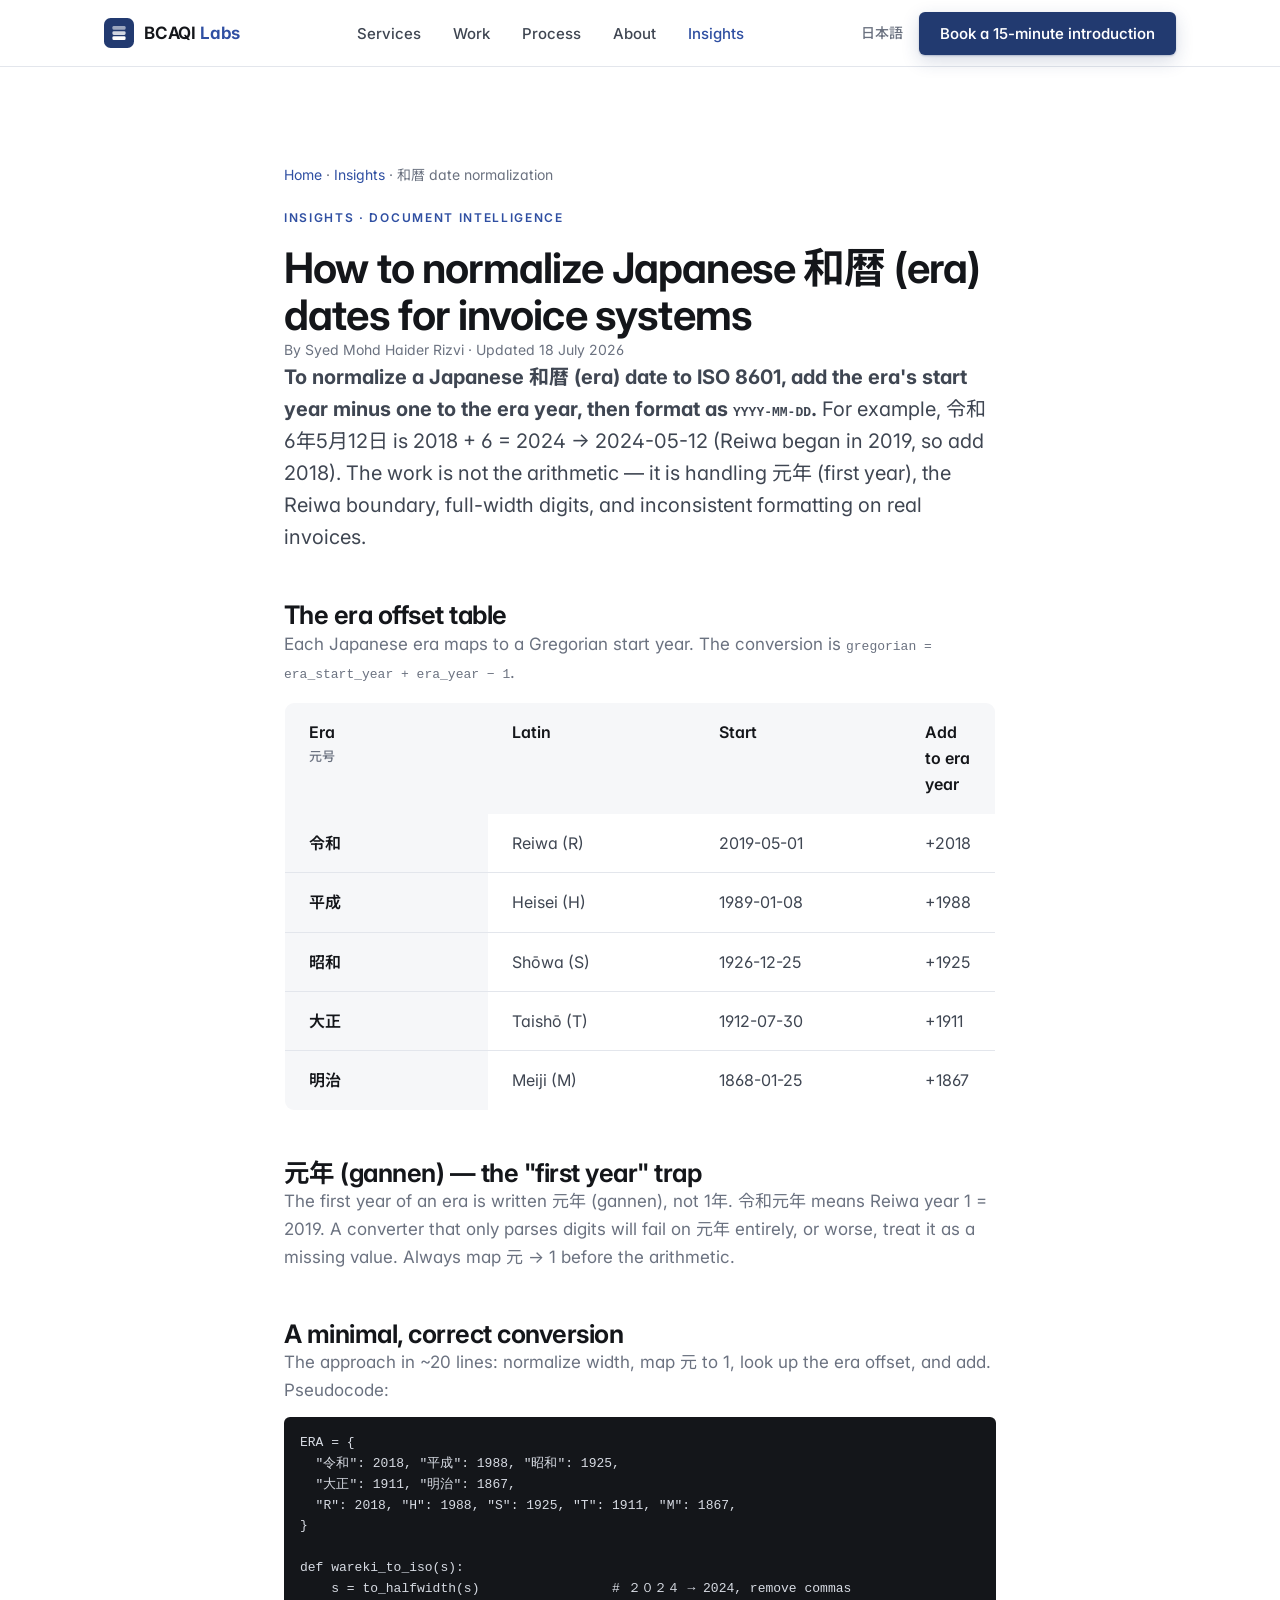
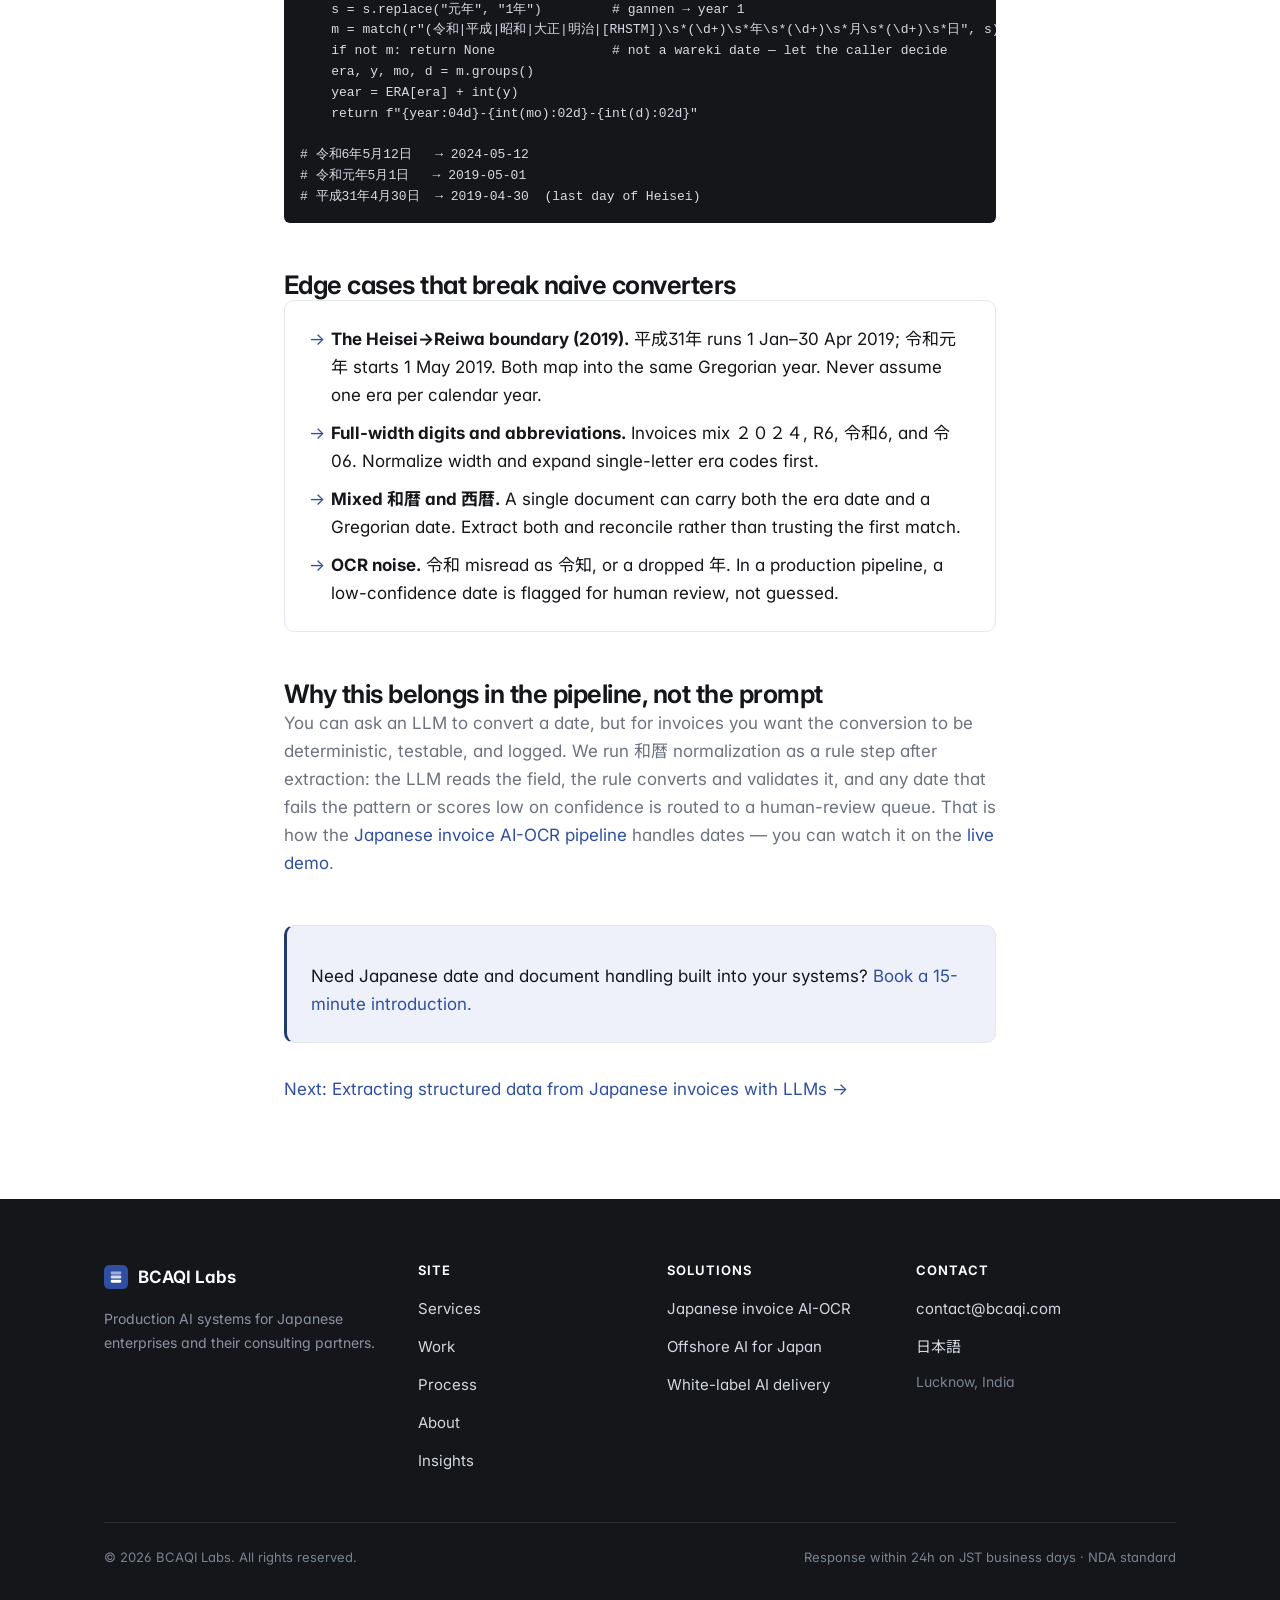
<file: insights/wareki-date-normalization/index.html>
<!DOCTYPE html>
<html lang="en">

<head>
  <meta charset="UTF-8">
  <meta name="viewport" content="width=device-width, initial-scale=1.0, viewport-fit=cover">

  <title>Normalizing Japanese 和暦 (era) dates for invoice systems | BCAQI Labs</title>
  <meta name="description"
    content="A practical guide to converting Japanese 和暦 (era) dates — 令和・平成・昭和 — to ISO 8601 for invoice and document systems: era offset tables, 元年 (gannen) handling, Reiwa boundary edge cases, full-width digits, and the pitfalls that break naive conversion.">
  <link rel="canonical" href="https://bcaqi.com/insights/wareki-date-normalization/">
  <meta name="robots" content="index, follow, max-image-preview:large">
  <link rel="alternate" hreflang="en" href="https://bcaqi.com/insights/wareki-date-normalization/">
  <link rel="alternate" hreflang="ja" href="https://bcaqi.com/jp/">
  <link rel="alternate" hreflang="x-default" href="https://bcaqi.com/insights/wareki-date-normalization/">

  <meta property="og:type" content="article">
  <meta property="og:site_name" content="BCAQI Labs">
  <meta property="og:url" content="https://bcaqi.com/insights/wareki-date-normalization/">
  <meta property="og:title" content="Normalizing Japanese 和暦 (era) dates for invoice systems">
  <meta property="og:description"
    content="Convert 令和・平成・昭和 to ISO 8601: era tables, 元年 handling, Reiwa edge cases, full-width digits, and the pitfalls that break naive conversion.">
  <meta property="og:image" content="https://bcaqi.com/assets/img/og-default.png">
  <meta name="twitter:card" content="summary_large_image">

  <link rel="icon" href="/favicon.svg" type="image/svg+xml">
  <meta name="theme-color" content="#223a70">
  <link rel="preconnect" href="https://fonts.googleapis.com">
  <link rel="preconnect" href="https://fonts.gstatic.com" crossorigin>
  <link
    href="https://fonts.googleapis.com/css2?family=Inter:wght@400;500;600;700&family=Noto+Sans+JP:wght@400;500;700&display=swap"
    rel="stylesheet">
  <link rel="stylesheet" href="/assets/css/main.css">
  <noscript><style>.reveal{opacity:1!important;transform:none!important}</style></noscript>

  <script type="application/ld+json">
  {
    "@context": "https://schema.org",
    "@graph": [
      {
        "@type": "BreadcrumbList",
        "itemListElement": [
          { "@type": "ListItem", "position": 1, "name": "Home", "item": "https://bcaqi.com/" },
          { "@type": "ListItem", "position": 2, "name": "Insights", "item": "https://bcaqi.com/insights/" },
          { "@type": "ListItem", "position": 3, "name": "和暦 date normalization", "item": "https://bcaqi.com/insights/wareki-date-normalization/" }
        ]
      },
      {
        "@type": "TechArticle",
        "headline": "How to normalize Japanese 和暦 (era) dates for invoice systems",
        "description": "A practical guide to converting Japanese 和暦 (era) dates to ISO 8601 for invoice and document systems.",
        "image": "https://bcaqi.com/assets/img/og-default.png",
        "datePublished": "2026-07-18",
        "dateModified": "2026-07-18",
        "inLanguage": "en",
        "author": { "@type": "Person", "name": "Syed Mohd Haider Rizvi", "jobTitle": "Founder & Lead Architect" },
        "publisher": { "@type": "Organization", "name": "BCAQI Labs", "logo": { "@type": "ImageObject", "url": "https://bcaqi.com/assets/img/og-default.png" } },
        "mainEntityOfPage": "https://bcaqi.com/insights/wareki-date-normalization/",
        "about": ["Japanese era dates", "和暦", "date normalization", "invoice processing"]
      }
    ]
  }
  </script>
</head>

<body>
  <a class="skip-link" href="#main">Skip to main content</a>

  <header class="site-header">
    <div class="container nav">
      <a class="brand" href="/" aria-label="BCAQI Labs home">
        <svg class="mark" viewBox="0 0 32 32" aria-hidden="true">
          <rect width="32" height="32" rx="7" fill="#223a70" />
          <rect x="9" y="8.5" width="14" height="4" rx="1.4" fill="#fff" opacity=".55" />
          <rect x="9" y="14" width="14" height="4" rx="1.4" fill="#fff" opacity=".8" />
          <rect x="9" y="19.5" width="14" height="4" rx="1.4" fill="#fff" />
        </svg>
        <span class="brand-name">BCAQI<span> Labs</span></span>
      </a>
      <nav aria-label="Primary">
        <ul class="nav-links">
          <li><a href="/services/">Services</a></li>
          <li><a href="/work/">Work</a></li>
          <li><a href="/process/">Process</a></li>
          <li><a href="/about/">About</a></li>
          <li><a href="/insights/" aria-current="page">Insights</a></li>
        </ul>
      </nav>
      <div class="nav-right">
        <a class="nav-lang" href="/jp/" hreflang="ja" lang="ja">日本語</a>
        <a class="btn btn-primary" href="/#contact">Book a 15-minute introduction</a>
      </div>
      <button class="nav-toggle" aria-label="Menu" aria-expanded="false"><span></span></button>
    </div>
  </header>

  <main id="main">
    <article class="section">
      <div class="container narrow">
        <nav class="small text-muted reveal" aria-label="Breadcrumb" style="margin-bottom:var(--s-4)">
          <a href="/">Home</a> · <a href="/insights/">Insights</a> · <span>和暦 date normalization</span>
        </nav>
        <span class="eyebrow reveal">Insights · Document intelligence</span>
        <h1 class="reveal" style="font-size:clamp(28px,4.2vw,42px)">How to normalize Japanese 和暦 (era) dates for
          invoice systems</h1>
        <p class="small text-muted reveal mt-3">By Syed Mohd Haider Rizvi · Updated 18 July 2026</p>

        <p class="lede reveal mt-5"><strong>To normalize a Japanese 和暦 (era) date to ISO 8601, add the era's start
            year minus one to the era year, then format as <span class="conf">YYYY-MM-DD</span>.</strong> For example,
          令和6年5月12日 is 2018 + 6 = 2024 → 2024-05-12 (Reiwa began in 2019, so add 2018). The work is not the
          arithmetic — it is handling 元年 (first year), the Reiwa boundary, full-width digits, and inconsistent
          formatting on real invoices.</p>

        <div class="reveal">
          <h2 class="mt-7">The era offset table</h2>
          <p class="text-muted mt-3">Each Japanese era maps to a Gregorian start year. The conversion is
            <span class="conf">gregorian = era_start_year + era_year − 1</span>.</p>
          <table class="spec-table mt-4">
            <thead>
              <tr>
                <th>Era <span class="jp">元号</span></th>
                <th>Latin</th>
                <th>Start</th>
                <th>Add to era year</th>
              </tr>
            </thead>
            <tbody>
              <tr><th>令和</th><td>Reiwa (R)</td><td>2019-05-01</td><td>+2018</td></tr>
              <tr><th>平成</th><td>Heisei (H)</td><td>1989-01-08</td><td>+1988</td></tr>
              <tr><th>昭和</th><td>Shōwa (S)</td><td>1926-12-25</td><td>+1925</td></tr>
              <tr><th>大正</th><td>Taishō (T)</td><td>1912-07-30</td><td>+1911</td></tr>
              <tr><th>明治</th><td>Meiji (M)</td><td>1868-01-25</td><td>+1867</td></tr>
            </tbody>
          </table>
        </div>

        <div class="reveal">
          <h2 class="mt-7">元年 (gannen) — the "first year" trap</h2>
          <p class="text-muted mt-3">The first year of an era is written 元年 (gannen), not 1年. 令和元年 means Reiwa
            year 1 = 2019. A converter that only parses digits will fail on 元年 entirely, or worse, treat it as a
            missing value. Always map 元 → 1 before the arithmetic.</p>
        </div>

        <div class="reveal">
          <h2 class="mt-7">A minimal, correct conversion</h2>
          <p class="text-muted mt-3">The approach in ~20 lines: normalize width, map 元 to 1, look up the era offset,
            and add. Pseudocode:</p>
          <pre class="json">ERA = {
  "令和": 2018, "平成": 1988, "昭和": 1925,
  "大正": 1911, "明治": 1867,
  "R": 2018, "H": 1988, "S": 1925, "T": 1911, "M": 1867,
}

def wareki_to_iso(s):
    s = to_halfwidth(s)                 # ２０２４ → 2024, remove commas
    s = s.replace("元年", "1年")         # gannen → year 1
    m = match(r"(令和|平成|昭和|大正|明治|[RHSTM])\s*(\d+)\s*年\s*(\d+)\s*月\s*(\d+)\s*日", s)
    if not m: return None               # not a wareki date — let the caller decide
    era, y, mo, d = m.groups()
    year = ERA[era] + int(y)
    return f"{year:04d}-{int(mo):02d}-{int(d):02d}"

# 令和6年5月12日   → 2024-05-12
# 令和元年5月1日   → 2019-05-01
# 平成31年4月30日  → 2019-04-30  (last day of Heisei)</pre>
        </div>

        <div class="reveal">
          <h2 class="mt-7">Edge cases that break naive converters</h2>
          <ul class="card" style="list-style:none;padding:var(--s-5);border:1px solid var(--rule)">
            <li style="padding-left:22px;position:relative;margin-bottom:10px"><span style="position:absolute;left:0;color:var(--accent-2)">→</span><strong>The Heisei→Reiwa boundary (2019).</strong> 平成31年 runs 1 Jan–30 Apr 2019; 令和元年 starts 1 May 2019. Both map into the same Gregorian year. Never assume one era per calendar year.</li>
            <li style="padding-left:22px;position:relative;margin-bottom:10px"><span style="position:absolute;left:0;color:var(--accent-2)">→</span><strong>Full-width digits and abbreviations.</strong> Invoices mix ２０２４, R6, 令和6, and 令06. Normalize width and expand single-letter era codes first.</li>
            <li style="padding-left:22px;position:relative;margin-bottom:10px"><span style="position:absolute;left:0;color:var(--accent-2)">→</span><strong>Mixed 和暦 and 西暦.</strong> A single document can carry both the era date and a Gregorian date. Extract both and reconcile rather than trusting the first match.</li>
            <li style="padding-left:22px;position:relative"><span style="position:absolute;left:0;color:var(--accent-2)">→</span><strong>OCR noise.</strong> 令和 misread as 令知, or a dropped 年. In a production pipeline, a low-confidence date is flagged for human review, not guessed.</li>
          </ul>
        </div>

        <div class="reveal">
          <h2 class="mt-7">Why this belongs in the pipeline, not the prompt</h2>
          <p class="text-muted mt-3">You can ask an LLM to convert a date, but for invoices you want the conversion to
            be deterministic, testable, and logged. We run 和暦 normalization as a rule step after extraction: the LLM
            reads the field, the rule converts and validates it, and any date that fails the pattern or scores low on
            confidence is routed to a human-review queue. That is how the
            <a class="link-underline" href="/solutions/japanese-invoice-ocr/">Japanese invoice AI-OCR pipeline</a>
            handles dates — you can watch it on the <a class="link-underline" href="/work/#demo">live demo</a>.</p>
        </div>

        <div class="reveal card mt-7"
          style="border-left:3px solid var(--accent);background:var(--accent-soft);padding:var(--s-5)">
          <p style="font-size:17px;color:var(--ink)">Need Japanese date and document handling built into your systems?
            <a class="link-underline" href="/#contact">Book a 15-minute introduction.</a></p>
        </div>

        <p class="reveal mt-6"><a class="link-underline" href="/insights/japanese-invoice-field-extraction/">Next:
            Extracting structured data from Japanese invoices with LLMs →</a></p>
      </div>
    </article>
  </main>

  <footer class="site-footer">
    <div class="container">
      <div class="footer-top">
        <div class="footer-brand">
          <span class="brand-name">
            <svg width="24" height="24" viewBox="0 0 32 32" aria-hidden="true">
              <rect width="32" height="32" rx="7" fill="#2f4fa2" />
              <rect x="9" y="8.5" width="14" height="4" rx="1.4" fill="#fff" opacity=".55" />
              <rect x="9" y="14" width="14" height="4" rx="1.4" fill="#fff" opacity=".8" />
              <rect x="9" y="19.5" width="14" height="4" rx="1.4" fill="#fff" />
            </svg>
            BCAQI Labs
          </span>
          <p>Production AI systems for Japanese enterprises and their consulting partners.</p>
        </div>
        <div class="footer-col">
          <h4>Site</h4>
          <ul>
            <li><a href="/services/">Services</a></li>
            <li><a href="/work/">Work</a></li>
            <li><a href="/process/">Process</a></li>
            <li><a href="/about/">About</a></li>
            <li><a href="/insights/">Insights</a></li>
          </ul>
        </div>
        <div class="footer-col">
          <h4>Solutions</h4>
          <ul>
            <li><a href="/solutions/japanese-invoice-ocr/">Japanese invoice AI-OCR</a></li>
            <li><a href="/solutions/offshore-ai-development-japan/">Offshore AI for Japan</a></li>
            <li><a href="/solutions/white-label-ai-delivery/">White-label AI delivery</a></li>
          </ul>
        </div>
        <div class="footer-col">
          <h4>Contact</h4>
          <ul>
            <li><a href="mailto:contact@bcaqi.com">contact@bcaqi.com</a></li>
            <li><a href="/jp/" hreflang="ja" lang="ja">日本語</a></li>
            <li class="small" style="color:#7b8391">Lucknow, India</li>
          </ul>
        </div>
      </div>
      <div class="footer-bottom">
        <span>© <span data-year>2026</span> BCAQI Labs. All rights reserved.</span>
        <span>Response within 24h on JST business days · NDA standard</span>
      </div>
    </div>
  </footer>

  <script src="/assets/js/main.js" defer></script>
</body>

</html>
</file>
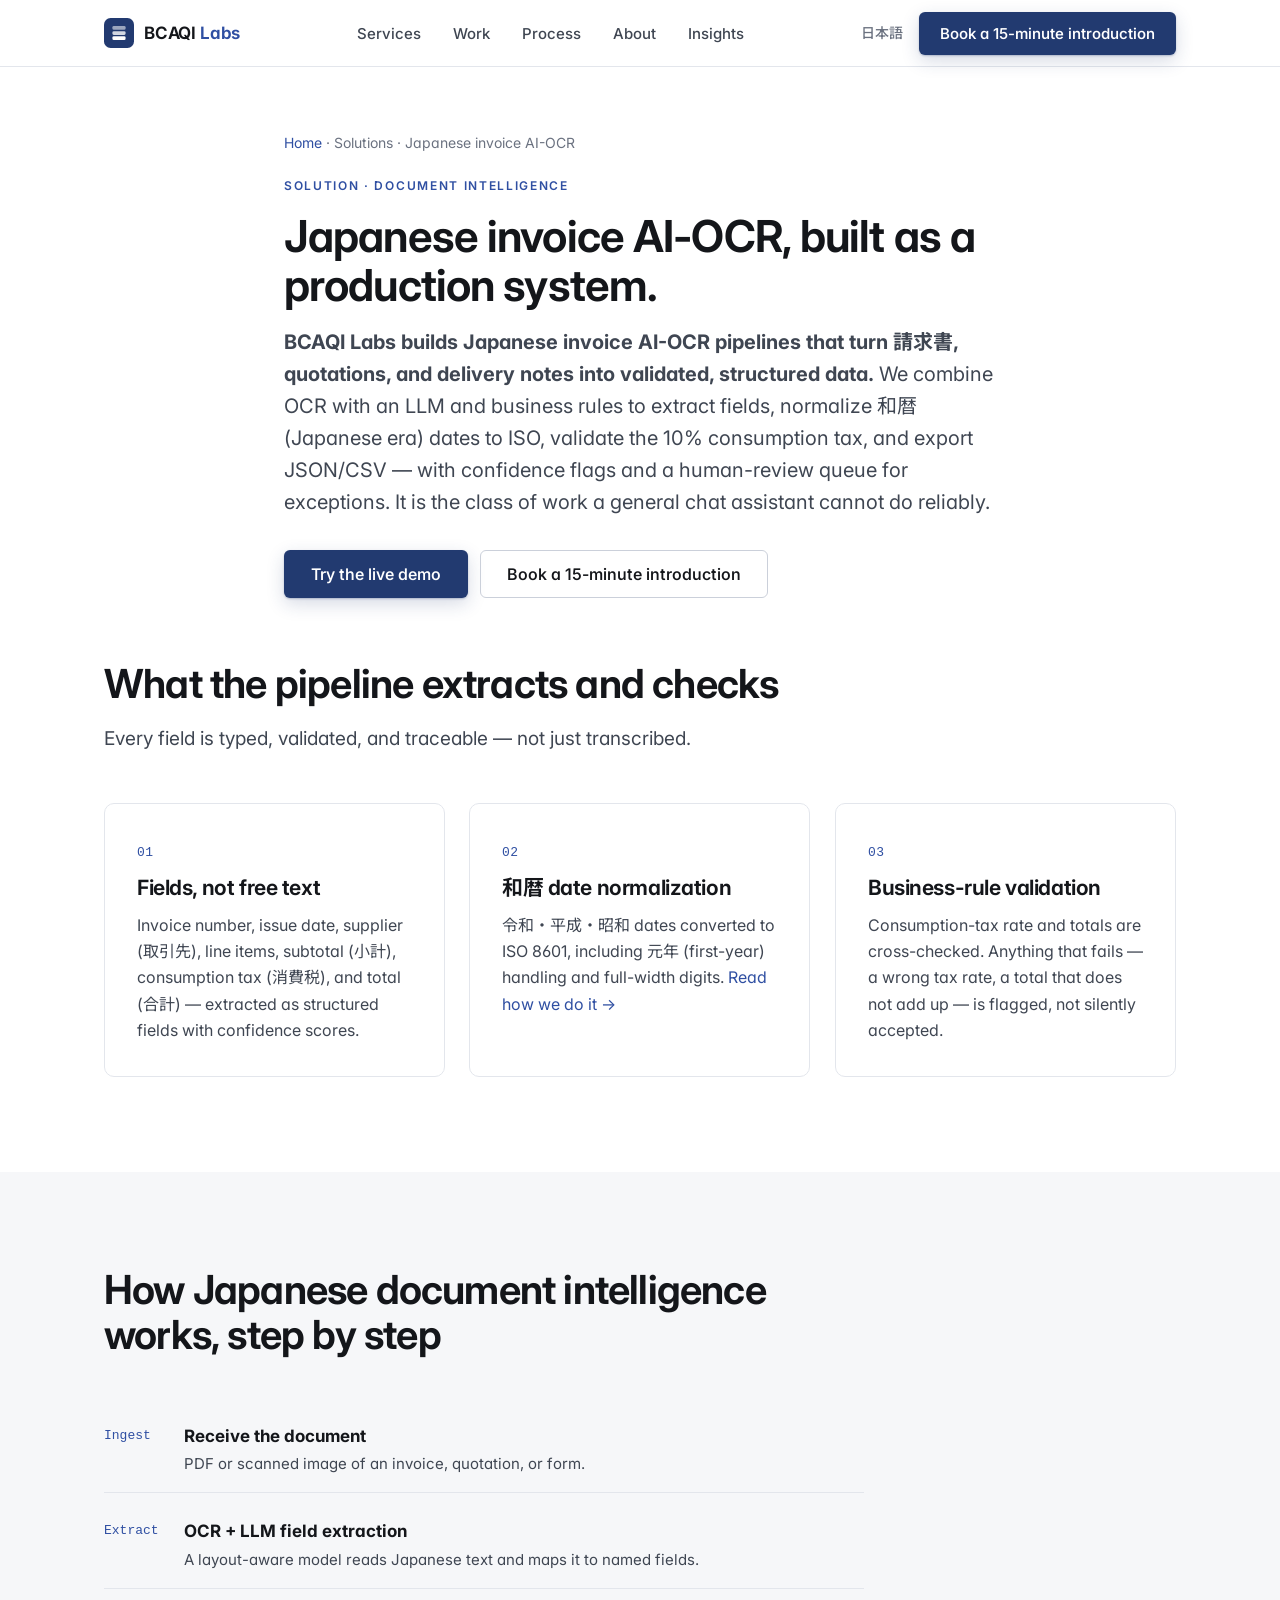
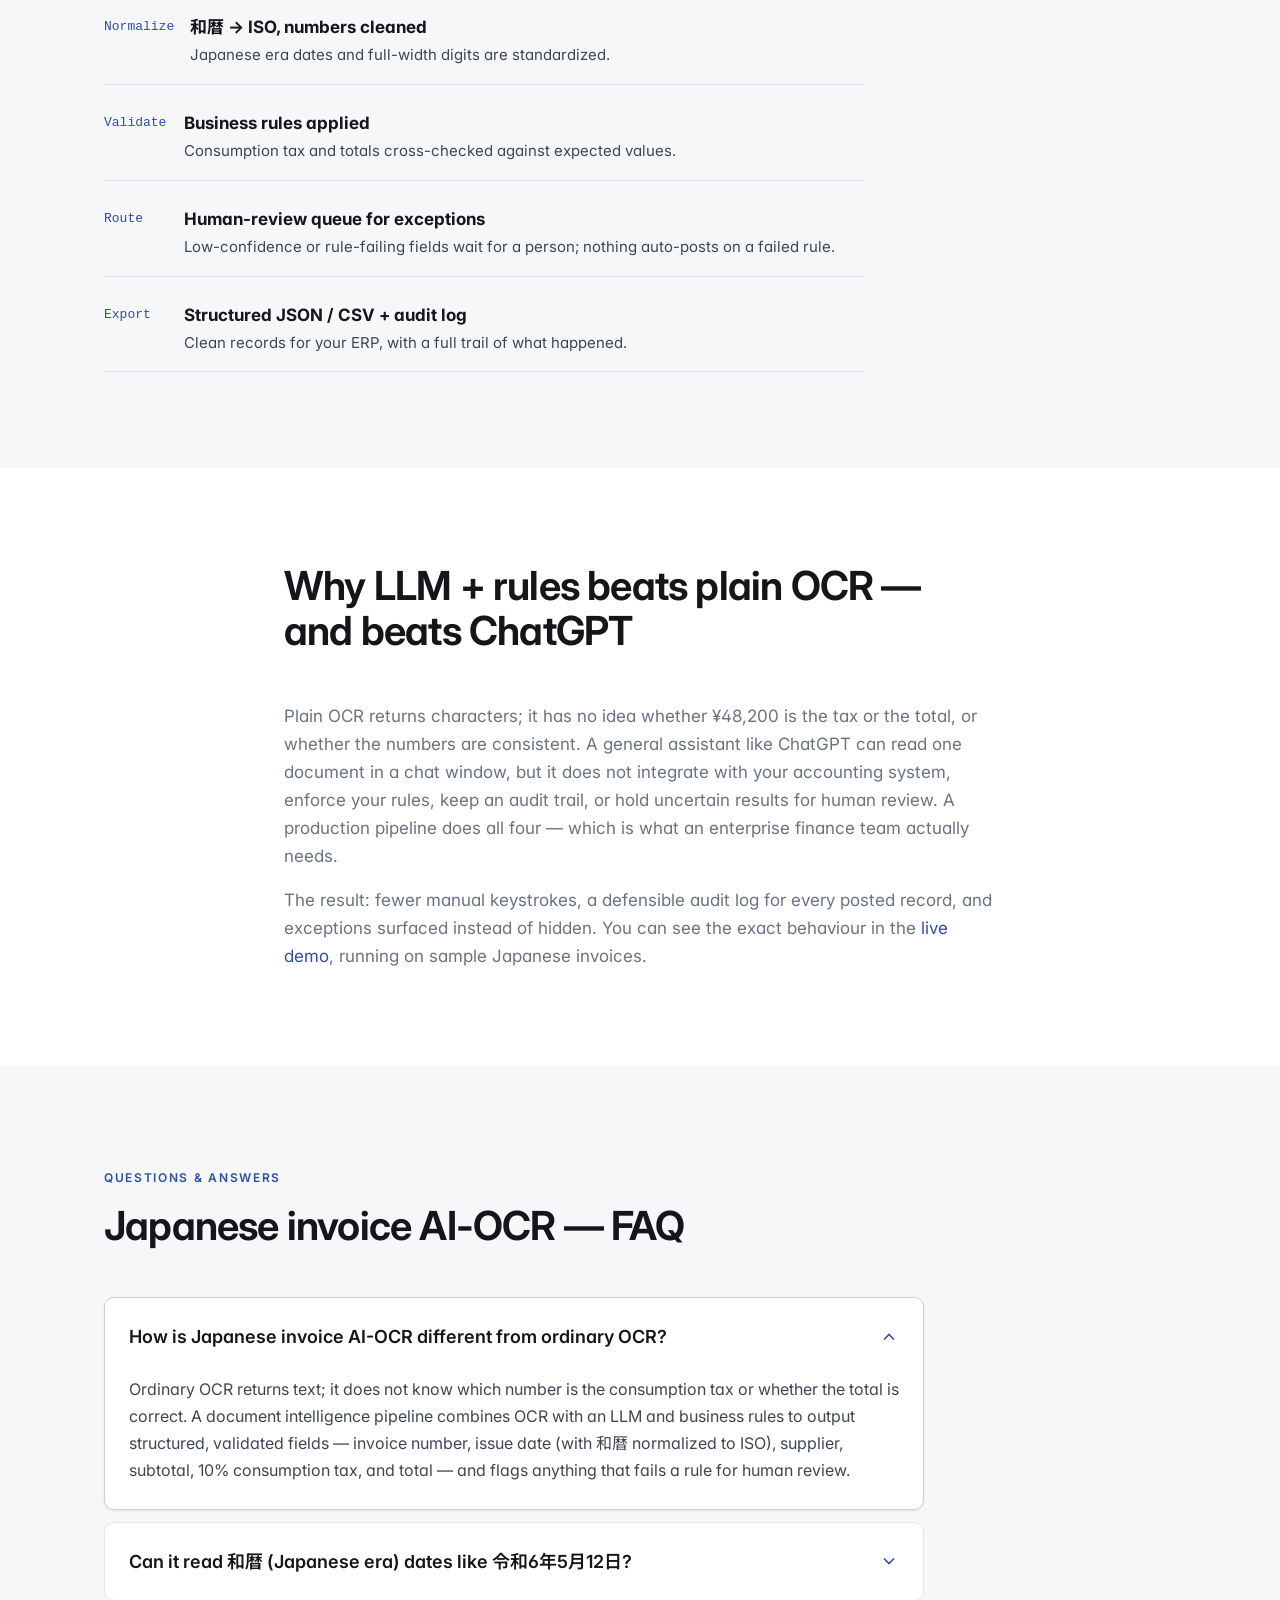
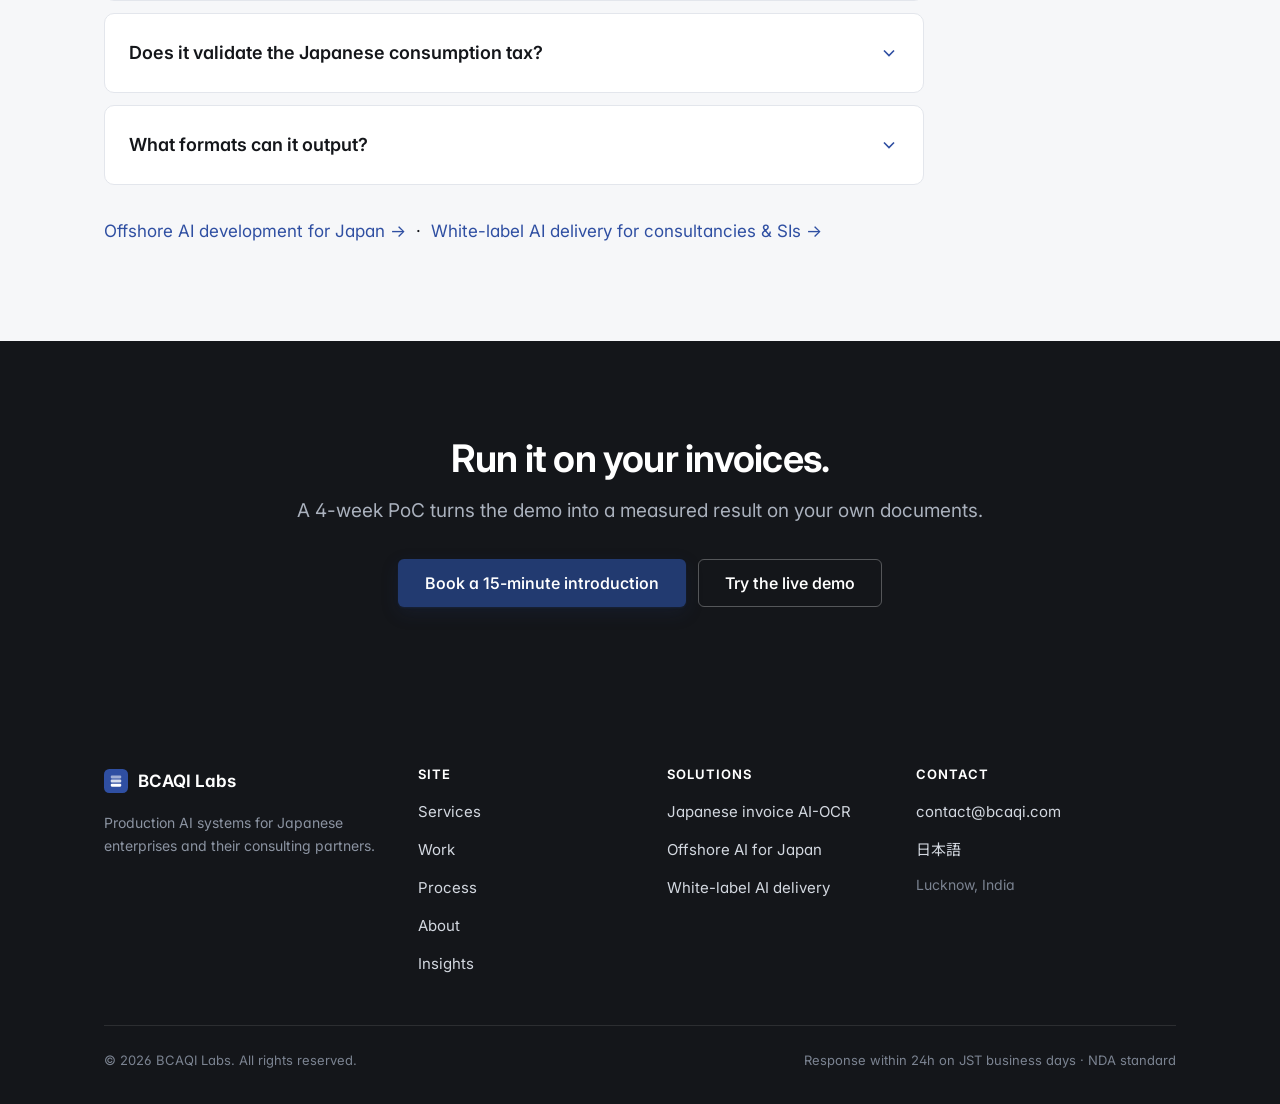
<file: solutions/japanese-invoice-ocr/index.html>
<!DOCTYPE html>
<html lang="en">

<head>
  <meta charset="UTF-8">
  <meta name="viewport" content="width=device-width, initial-scale=1.0, viewport-fit=cover">

  <title>Japanese invoice AI-OCR &amp; document intelligence (LLM) | BCAQI Labs</title>
  <meta name="description"
    content="Production Japanese invoice AI-OCR: extract fields from 請求書 and forms with an LLM + rules pipeline, normalize 和暦 dates, validate the 10% consumption tax, and export structured JSON/CSV with a human-review queue. Try the live demo.">
  <link rel="canonical" href="https://bcaqi.com/solutions/japanese-invoice-ocr/">
  <meta name="robots" content="index, follow, max-image-preview:large">
  <link rel="alternate" hreflang="en" href="https://bcaqi.com/solutions/japanese-invoice-ocr/">
  <link rel="alternate" hreflang="ja" href="https://bcaqi.com/jp/">
  <link rel="alternate" hreflang="x-default" href="https://bcaqi.com/solutions/japanese-invoice-ocr/">

  <meta property="og:type" content="article">
  <meta property="og:site_name" content="BCAQI Labs">
  <meta property="og:url" content="https://bcaqi.com/solutions/japanese-invoice-ocr/">
  <meta property="og:title" content="Japanese invoice AI-OCR &amp; document intelligence (LLM)">
  <meta property="og:description"
    content="Extract, validate, and structure Japanese invoices with an LLM + rules pipeline — 和暦 dates, consumption-tax checks, JSON/CSV, human review.">
  <meta property="og:image" content="https://bcaqi.com/assets/img/og-default.png">
  <meta name="twitter:card" content="summary_large_image">

  <link rel="icon" href="/favicon.svg" type="image/svg+xml">
  <meta name="theme-color" content="#223a70">
  <link rel="preconnect" href="https://fonts.googleapis.com">
  <link rel="preconnect" href="https://fonts.gstatic.com" crossorigin>
  <link
    href="https://fonts.googleapis.com/css2?family=Inter:wght@400;500;600;700&family=Noto+Sans+JP:wght@400;500;700&display=swap"
    rel="stylesheet">
  <link rel="stylesheet" href="/assets/css/main.css">
  <noscript><style>.reveal{opacity:1!important;transform:none!important}</style></noscript>

  <script type="application/ld+json">
  {
    "@context": "https://schema.org",
    "@graph": [
      {
        "@type": "BreadcrumbList",
        "itemListElement": [
          { "@type": "ListItem", "position": 1, "name": "Home", "item": "https://bcaqi.com/" },
          { "@type": "ListItem", "position": 2, "name": "Solutions", "item": "https://bcaqi.com/solutions/japanese-invoice-ocr/" },
          { "@type": "ListItem", "position": 3, "name": "Japanese invoice AI-OCR", "item": "https://bcaqi.com/solutions/japanese-invoice-ocr/" }
        ]
      },
      {
        "@type": "Service",
        "name": "Japanese invoice AI-OCR and document intelligence",
        "serviceType": "Document processing automation",
        "provider": { "@type": "Organization", "name": "BCAQI Labs", "url": "https://bcaqi.com/" },
        "areaServed": { "@type": "Country", "name": "Japan" },
        "description": "An LLM-plus-rules pipeline that extracts fields from Japanese invoices (請求書), quotations, and delivery notes, normalizes 和暦 (Japanese era) dates to ISO, validates the 10% consumption tax and totals, outputs structured JSON/CSV, and routes low-confidence or rule-failing fields to a human-review queue with an audit log."
      },
      {
        "@type": "FAQPage",
        "mainEntity": [
          {
            "@type": "Question",
            "name": "How is Japanese invoice AI-OCR different from ordinary OCR?",
            "acceptedAnswer": { "@type": "Answer", "text": "Ordinary OCR returns text; it does not know which number is the consumption tax or whether the total is correct. A document intelligence pipeline combines OCR with an LLM and business rules to output structured, validated fields — invoice number, issue date (with 和暦 normalized to ISO), supplier, subtotal, 10% consumption tax, and total — and flags anything that fails a rule for human review." }
          },
          {
            "@type": "Question",
            "name": "Can it read 和暦 (Japanese era) dates like 令和6年5月12日?",
            "acceptedAnswer": { "@type": "Answer", "text": "Yes. The pipeline normalizes 和暦 dates (令和, 平成, 昭和) to ISO 8601 — for example 令和6年5月12日 becomes 2024-05-12 — including 元年 (gannen) first-year handling and full-width digits." }
          },
          {
            "@type": "Question",
            "name": "Does it validate the Japanese consumption tax?",
            "acceptedAnswer": { "@type": "Answer", "text": "Yes. The pipeline cross-checks that tax equals the expected rate of the subtotal (for example 10%) and that subtotal plus tax equals the stated total. A mismatch — such as an 8% reduced-rate item — is flagged rather than silently accepted." }
          },
          {
            "@type": "Question",
            "name": "What formats can it output?",
            "acceptedAnswer": { "@type": "Answer", "text": "Structured JSON and CSV, ready to import into an ERP or accounting system. Every record carries confidence scores and an audit log; exceptions are held in a human-review queue before they are committed." }
          }
        ]
      }
    ]
  }
  </script>
</head>

<body>
  <a class="skip-link" href="#main">Skip to main content</a>

  <header class="site-header">
    <div class="container nav">
      <a class="brand" href="/" aria-label="BCAQI Labs home">
        <svg class="mark" viewBox="0 0 32 32" aria-hidden="true">
          <rect width="32" height="32" rx="7" fill="#223a70" />
          <rect x="9" y="8.5" width="14" height="4" rx="1.4" fill="#fff" opacity=".55" />
          <rect x="9" y="14" width="14" height="4" rx="1.4" fill="#fff" opacity=".8" />
          <rect x="9" y="19.5" width="14" height="4" rx="1.4" fill="#fff" />
        </svg>
        <span class="brand-name">BCAQI<span> Labs</span></span>
      </a>
      <nav aria-label="Primary">
        <ul class="nav-links">
          <li><a href="/services/">Services</a></li>
          <li><a href="/work/">Work</a></li>
          <li><a href="/process/">Process</a></li>
          <li><a href="/about/">About</a></li>
          <li><a href="/insights/">Insights</a></li>
        </ul>
      </nav>
      <div class="nav-right">
        <a class="nav-lang" href="/jp/" hreflang="ja" lang="ja">日本語</a>
        <a class="btn btn-primary" href="/#contact">Book a 15-minute introduction</a>
      </div>
      <button class="nav-toggle" aria-label="Menu" aria-expanded="false"><span></span></button>
    </div>
  </header>

  <main id="main">

    <!-- HERO — answer-first -->
    <section class="section tight">
      <div class="container narrow">
        <nav class="small text-muted reveal" aria-label="Breadcrumb" style="margin-bottom:var(--s-4)">
          <a href="/">Home</a> · Solutions · <span>Japanese invoice AI-OCR</span>
        </nav>
        <span class="eyebrow reveal">Solution · Document intelligence</span>
        <h1 class="reveal" style="font-size:clamp(30px,4.5vw,44px)">Japanese invoice AI-OCR, built as a production
          system.</h1>
        <p class="lede reveal mt-4"><strong>BCAQI Labs builds Japanese invoice AI-OCR pipelines that turn 請求書,
            quotations, and delivery notes into validated, structured data.</strong> We combine OCR with an LLM and
          business rules to extract fields, normalize 和暦 (Japanese era) dates to ISO, validate the 10% consumption
          tax, and export JSON/CSV — with confidence flags and a human-review queue for exceptions. It is the class of
          work a general chat assistant cannot do reliably.</p>
        <div class="hero-actions reveal">
          <a class="btn btn-primary btn-lg" href="/work/#demo">Try the live demo</a>
          <a class="btn btn-ghost btn-lg" href="/#contact">Book a 15-minute introduction</a>
        </div>
      </div>
    </section>

    <!-- WHAT IT DOES -->
    <section class="section" style="padding-top:0">
      <div class="container">
        <div class="section-head reveal">
          <h2>What the pipeline extracts and checks</h2>
          <p>Every field is typed, validated, and traceable — not just transcribed.</p>
        </div>
        <div class="grid grid-3">
          <article class="card reveal">
            <span class="card-idx">01</span>
            <h3>Fields, not free text</h3>
            <p>Invoice number, issue date, supplier (取引先), line items, subtotal (小計), consumption tax (消費税), and
              total (合計) — extracted as structured fields with confidence scores.</p>
          </article>
          <article class="card reveal">
            <span class="card-idx">02</span>
            <h3>和暦 date normalization</h3>
            <p>令和・平成・昭和 dates converted to ISO 8601, including 元年 (first-year) handling and full-width digits.
              <a class="link-underline" href="/insights/wareki-date-normalization/">Read how we do it →</a></p>
          </article>
          <article class="card reveal">
            <span class="card-idx">03</span>
            <h3>Business-rule validation</h3>
            <p>Consumption-tax rate and totals are cross-checked. Anything that fails — a wrong tax rate, a total that
              does not add up — is flagged, not silently accepted.</p>
          </article>
        </div>
      </div>
    </section>

    <!-- HOW IT WORKS -->
    <section class="section section--fill">
      <div class="container">
        <div class="section-head reveal">
          <h2>How Japanese document intelligence works, step by step</h2>
        </div>
        <ol class="timeline reveal" style="max-width:760px">
          <li><span class="step">Ingest</span><span><strong>Receive the document</strong>
              <p>PDF or scanned image of an invoice, quotation, or form.</p></span></li>
          <li><span class="step">Extract</span><span><strong>OCR + LLM field extraction</strong>
              <p>A layout-aware model reads Japanese text and maps it to named fields.</p></span></li>
          <li><span class="step">Normalize</span><span><strong>和暦 → ISO, numbers cleaned</strong>
              <p>Japanese era dates and full-width digits are standardized.</p></span></li>
          <li><span class="step">Validate</span><span><strong>Business rules applied</strong>
              <p>Consumption tax and totals cross-checked against expected values.</p></span></li>
          <li><span class="step">Route</span><span><strong>Human-review queue for exceptions</strong>
              <p>Low-confidence or rule-failing fields wait for a person; nothing auto-posts on a failed rule.</p></span>
          </li>
          <li><span class="step">Export</span><span><strong>Structured JSON / CSV + audit log</strong>
              <p>Clean records for your ERP, with a full trail of what happened.</p></span></li>
        </ol>
      </div>
    </section>

    <!-- WHY -->
    <section class="section">
      <div class="container narrow">
        <div class="section-head reveal">
          <h2>Why LLM + rules beats plain OCR — and beats ChatGPT</h2>
        </div>
        <div class="reveal">
          <p class="mt-4 text-muted">Plain OCR returns characters; it has no idea whether ¥48,200 is the tax or the
            total, or whether the numbers are consistent. A general assistant like ChatGPT can read one document in a
            chat window, but it does not integrate with your accounting system, enforce your rules, keep an audit trail,
            or hold uncertain results for human review. A production pipeline does all four — which is what an
            enterprise finance team actually needs.</p>
          <p class="mt-4 text-muted">The result: fewer manual keystrokes, a defensible audit log for every posted
            record, and exceptions surfaced instead of hidden. You can see the exact behaviour in the
            <a class="link-underline" href="/work/#demo">live demo</a>, running on sample Japanese invoices.</p>
        </div>
      </div>
    </section>

    <!-- FAQ -->
    <section class="section section--fill" aria-labelledby="faq-h">
      <div class="container">
        <div class="section-head reveal">
          <span class="eyebrow">Questions &amp; answers</span>
          <h2 id="faq-h">Japanese invoice AI-OCR — FAQ</h2>
        </div>
        <div class="faq reveal">
          <details open>
            <summary>How is Japanese invoice AI-OCR different from ordinary OCR?
              <svg class="chev" viewBox="0 0 24 24" fill="none" stroke="currentColor" stroke-width="2" aria-hidden="true"><path d="M6 9l6 6 6-6"/></svg>
            </summary>
            <div class="faq-body">
              <p>Ordinary OCR returns text; it does not know which number is the consumption tax or whether the total is
                correct. A document intelligence pipeline combines OCR with an LLM and business rules to output
                structured, validated fields — invoice number, issue date (with 和暦 normalized to ISO), supplier,
                subtotal, 10% consumption tax, and total — and flags anything that fails a rule for human review.</p>
            </div>
          </details>
          <details>
            <summary>Can it read 和暦 (Japanese era) dates like 令和6年5月12日?
              <svg class="chev" viewBox="0 0 24 24" fill="none" stroke="currentColor" stroke-width="2" aria-hidden="true"><path d="M6 9l6 6 6-6"/></svg>
            </summary>
            <div class="faq-body">
              <p>Yes. The pipeline normalizes 和暦 dates (令和, 平成, 昭和) to ISO 8601 — for example 令和6年5月12日
                becomes 2024-05-12 — including 元年 (gannen) first-year handling and full-width digits.</p>
            </div>
          </details>
          <details>
            <summary>Does it validate the Japanese consumption tax?
              <svg class="chev" viewBox="0 0 24 24" fill="none" stroke="currentColor" stroke-width="2" aria-hidden="true"><path d="M6 9l6 6 6-6"/></svg>
            </summary>
            <div class="faq-body">
              <p>Yes. The pipeline cross-checks that tax equals the expected rate of the subtotal (for example 10%) and
                that subtotal plus tax equals the stated total. A mismatch — such as an 8% reduced-rate item — is flagged
                rather than silently accepted.</p>
            </div>
          </details>
          <details>
            <summary>What formats can it output?
              <svg class="chev" viewBox="0 0 24 24" fill="none" stroke="currentColor" stroke-width="2" aria-hidden="true"><path d="M6 9l6 6 6-6"/></svg>
            </summary>
            <div class="faq-body">
              <p>Structured JSON and CSV, ready to import into an ERP or accounting system. Every record carries
                confidence scores and an audit log; exceptions are held in a human-review queue before they are
                committed.</p>
            </div>
          </details>
        </div>
        <p class="reveal mt-6"><a class="link-underline" href="/solutions/offshore-ai-development-japan/">Offshore AI
            development for Japan →</a> &nbsp;·&nbsp; <a class="link-underline"
            href="/solutions/white-label-ai-delivery/">White-label AI delivery for consultancies &amp; SIs →</a></p>
      </div>
    </section>

    <!-- CTA -->
    <section class="section section--ink cta-band">
      <div class="container narrow">
        <h2>Run it on your invoices.</h2>
        <p>A 4-week PoC turns the demo into a measured result on your own documents.</p>
        <div class="hero-actions">
          <a class="btn btn-primary btn-lg" href="/#contact">Book a 15-minute introduction</a>
          <a class="btn btn-ghost btn-lg" href="/work/#demo">Try the live demo</a>
        </div>
      </div>
    </section>
  </main>

  <footer class="site-footer">
    <div class="container">
      <div class="footer-top">
        <div class="footer-brand">
          <span class="brand-name">
            <svg width="24" height="24" viewBox="0 0 32 32" aria-hidden="true">
              <rect width="32" height="32" rx="7" fill="#2f4fa2" />
              <rect x="9" y="8.5" width="14" height="4" rx="1.4" fill="#fff" opacity=".55" />
              <rect x="9" y="14" width="14" height="4" rx="1.4" fill="#fff" opacity=".8" />
              <rect x="9" y="19.5" width="14" height="4" rx="1.4" fill="#fff" />
            </svg>
            BCAQI Labs
          </span>
          <p>Production AI systems for Japanese enterprises and their consulting partners.</p>
        </div>
        <div class="footer-col">
          <h4>Site</h4>
          <ul>
            <li><a href="/services/">Services</a></li>
            <li><a href="/work/">Work</a></li>
            <li><a href="/process/">Process</a></li>
            <li><a href="/about/">About</a></li>
            <li><a href="/insights/">Insights</a></li>
          </ul>
        </div>
        <div class="footer-col">
          <h4>Solutions</h4>
          <ul>
            <li><a href="/solutions/japanese-invoice-ocr/">Japanese invoice AI-OCR</a></li>
            <li><a href="/solutions/offshore-ai-development-japan/">Offshore AI for Japan</a></li>
            <li><a href="/solutions/white-label-ai-delivery/">White-label AI delivery</a></li>
          </ul>
        </div>
        <div class="footer-col">
          <h4>Contact</h4>
          <ul>
            <li><a href="mailto:contact@bcaqi.com">contact@bcaqi.com</a></li>
            <li><a href="/jp/" hreflang="ja" lang="ja">日本語</a></li>
            <li class="small" style="color:#7b8391">Lucknow, India</li>
          </ul>
        </div>
      </div>
      <div class="footer-bottom">
        <span>© <span data-year>2026</span> BCAQI Labs. All rights reserved.</span>
        <span>Response within 24h on JST business days · NDA standard</span>
      </div>
    </div>
  </footer>

  <script src="/assets/js/main.js" defer></script>
</body>

</html>
</file>
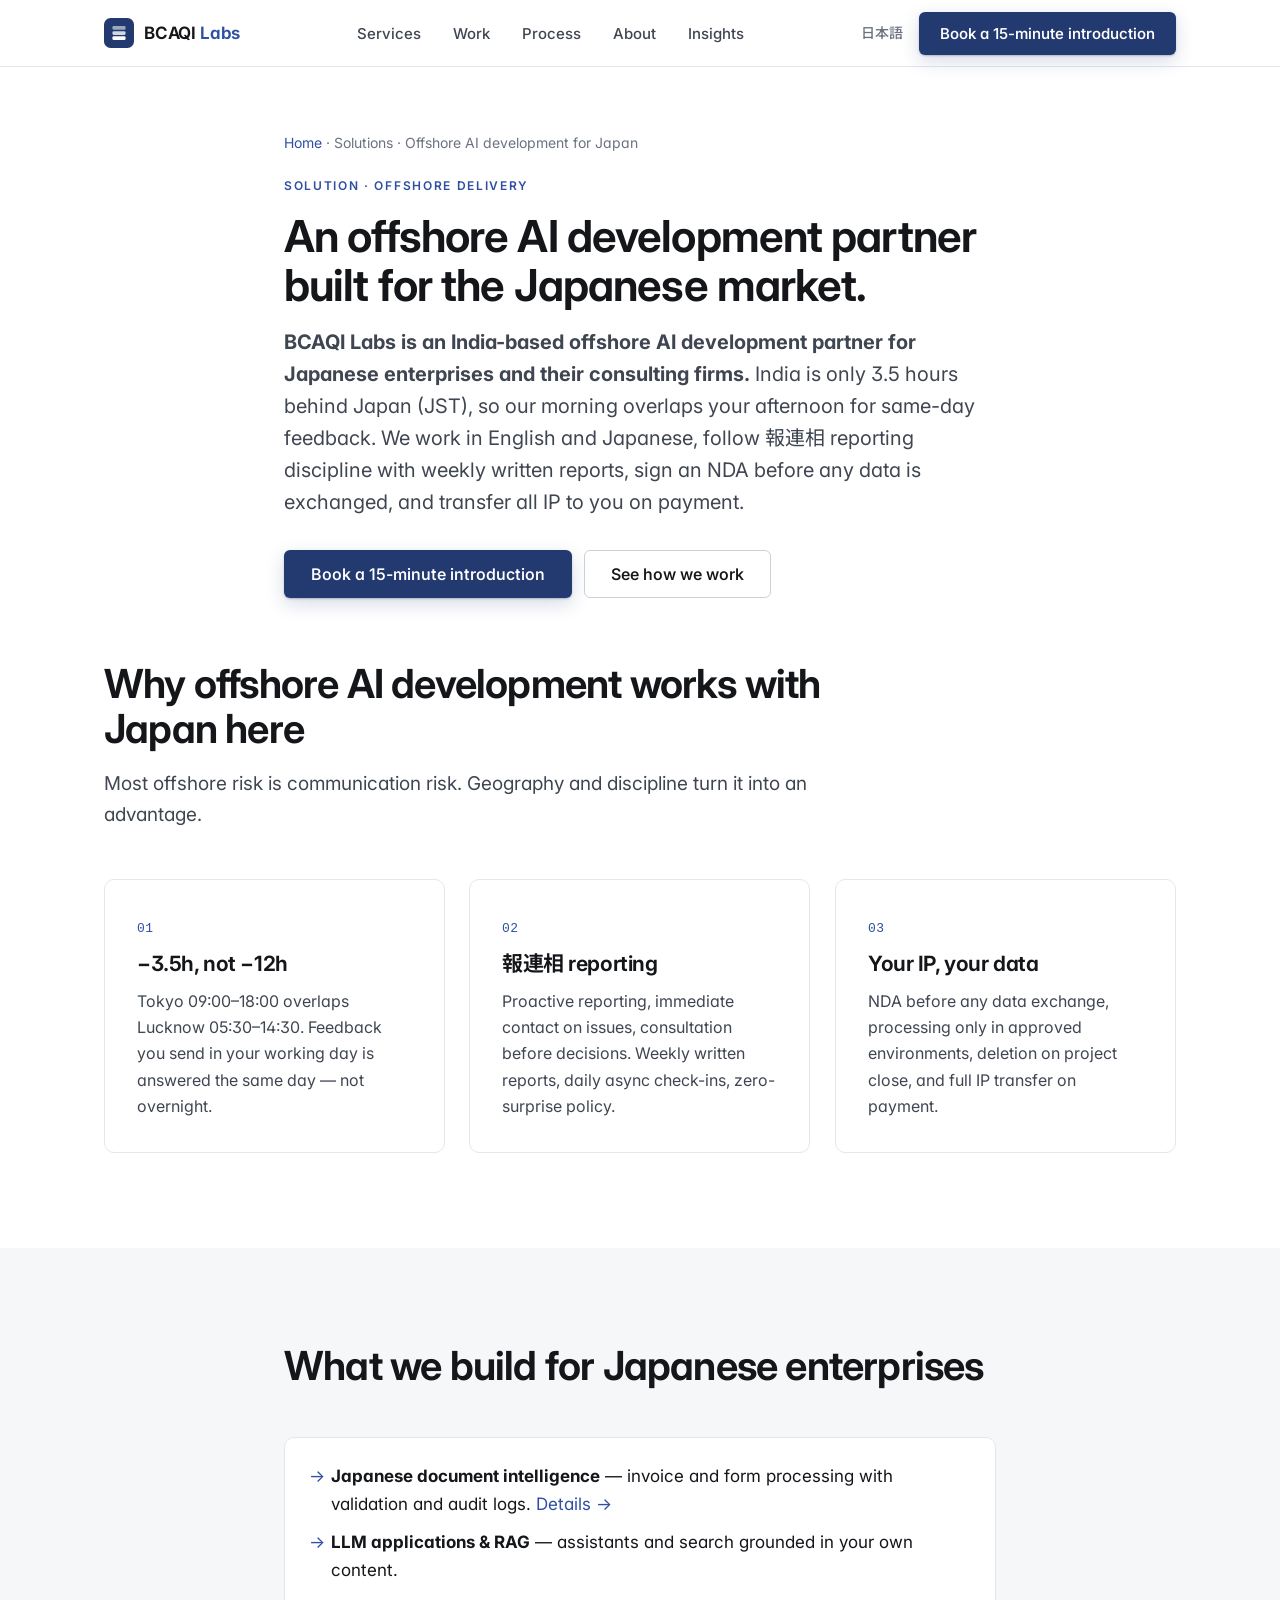
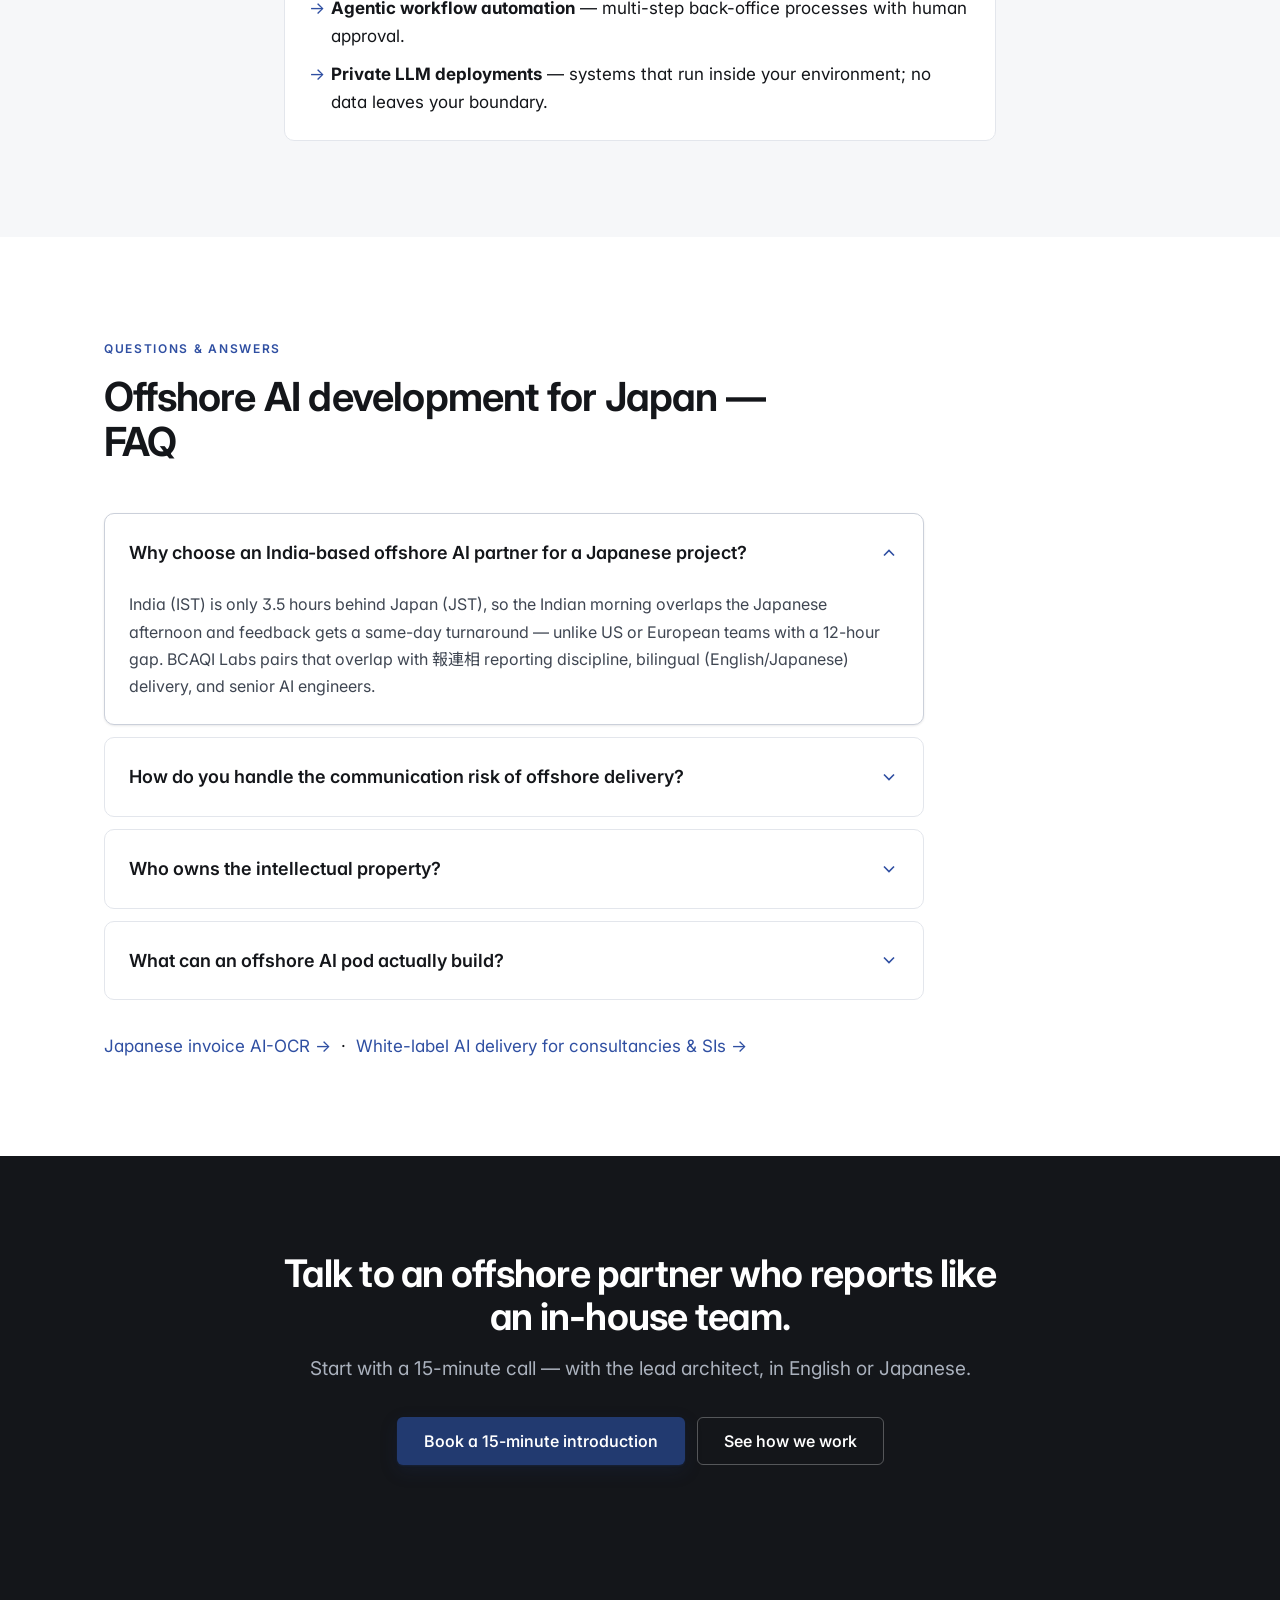
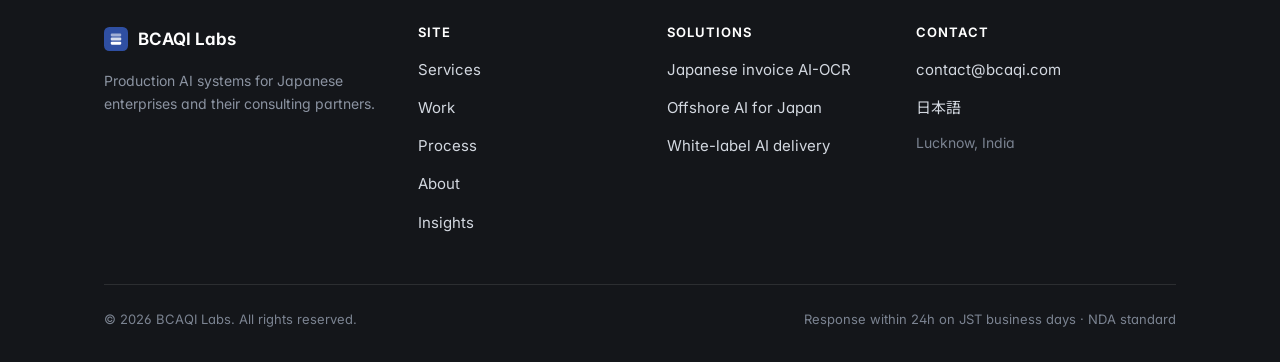
<file: solutions/offshore-ai-development-japan/index.html>
<!DOCTYPE html>
<html lang="en">

<head>
  <meta charset="UTF-8">
  <meta name="viewport" content="width=device-width, initial-scale=1.0, viewport-fit=cover">

  <title>Offshore AI development partner for Japan (India-based) | BCAQI Labs</title>
  <meta name="description"
    content="BCAQI Labs is an India-based offshore AI development partner for Japanese enterprises. Only −3.5h from JST for same-day feedback, 報連相 weekly written reporting, NDA standard, IP transfer on payment, and bilingual (EN/JA) delivery.">
  <link rel="canonical" href="https://bcaqi.com/solutions/offshore-ai-development-japan/">
  <meta name="robots" content="index, follow, max-image-preview:large">
  <link rel="alternate" hreflang="en" href="https://bcaqi.com/solutions/offshore-ai-development-japan/">
  <link rel="alternate" hreflang="ja" href="https://bcaqi.com/jp/">
  <link rel="alternate" hreflang="x-default" href="https://bcaqi.com/solutions/offshore-ai-development-japan/">

  <meta property="og:type" content="article">
  <meta property="og:site_name" content="BCAQI Labs">
  <meta property="og:url" content="https://bcaqi.com/solutions/offshore-ai-development-japan/">
  <meta property="og:title" content="Offshore AI development partner for Japan (India-based)">
  <meta property="og:description"
    content="India-based offshore AI development for Japanese enterprises: −3.5h from JST, 報連相 reporting, NDA standard, IP transfer on payment.">
  <meta property="og:image" content="https://bcaqi.com/assets/img/og-default.png">
  <meta name="twitter:card" content="summary_large_image">

  <link rel="icon" href="/favicon.svg" type="image/svg+xml">
  <meta name="theme-color" content="#223a70">
  <link rel="preconnect" href="https://fonts.googleapis.com">
  <link rel="preconnect" href="https://fonts.gstatic.com" crossorigin>
  <link
    href="https://fonts.googleapis.com/css2?family=Inter:wght@400;500;600;700&family=Noto+Sans+JP:wght@400;500;700&display=swap"
    rel="stylesheet">
  <link rel="stylesheet" href="/assets/css/main.css">
  <noscript><style>.reveal{opacity:1!important;transform:none!important}</style></noscript>

  <script type="application/ld+json">
  {
    "@context": "https://schema.org",
    "@graph": [
      {
        "@type": "BreadcrumbList",
        "itemListElement": [
          { "@type": "ListItem", "position": 1, "name": "Home", "item": "https://bcaqi.com/" },
          { "@type": "ListItem", "position": 2, "name": "Solutions", "item": "https://bcaqi.com/solutions/offshore-ai-development-japan/" },
          { "@type": "ListItem", "position": 3, "name": "Offshore AI development for Japan", "item": "https://bcaqi.com/solutions/offshore-ai-development-japan/" }
        ]
      },
      {
        "@type": "Service",
        "name": "Offshore AI development for Japanese enterprises",
        "serviceType": "Offshore software and AI development",
        "provider": { "@type": "Organization", "name": "BCAQI Labs", "url": "https://bcaqi.com/" },
        "areaServed": { "@type": "Country", "name": "Japan" },
        "description": "India-based offshore AI development for Japanese enterprises and their consulting partners. Time zone is 3.5 hours behind JST for same-day feedback; delivery follows 報連相 with weekly written reports, NDA before any data exchange, and IP transfer to the client on payment."
      },
      {
        "@type": "FAQPage",
        "mainEntity": [
          {
            "@type": "Question",
            "name": "Why choose an India-based offshore AI partner for a Japanese project?",
            "acceptedAnswer": { "@type": "Answer", "text": "India (IST) is only 3.5 hours behind Japan (JST), so the Indian morning overlaps the Japanese afternoon and feedback gets a same-day turnaround — unlike US or European teams with a 12-hour gap. BCAQI Labs pairs that overlap with 報連相 reporting discipline, bilingual (English/Japanese) delivery, and senior AI engineers." }
          },
          {
            "@type": "Question",
            "name": "How do you handle the communication risk of offshore delivery?",
            "acceptedAnswer": { "@type": "Answer", "text": "We follow the 報連相 (hō-ren-sō) discipline familiar to Japanese teams: proactive reporting (報告), immediate contact on issues (連絡), and consultation before decisions (相談). That means a weekly written progress report, a daily async check-in, and a response within 24 hours on JST business days." }
          },
          {
            "@type": "Question",
            "name": "Who owns the intellectual property?",
            "acceptedAnswer": { "@type": "Answer", "text": "All work-product IP transfers to the client on payment — the code, models, and documentation are yours. An NDA is signed before any data is exchanged, and client data is processed only in environments you approve and deleted on project close." }
          },
          {
            "@type": "Question",
            "name": "What can an offshore AI pod actually build?",
            "acceptedAnswer": { "@type": "Answer", "text": "LLM applications, retrieval-augmented generation (RAG) systems, agentic workflow automation with human-in-the-loop controls, Japanese document intelligence pipelines, and private LLM deployments that run inside the client's own environment." }
          }
        ]
      }
    ]
  }
  </script>
</head>

<body>
  <a class="skip-link" href="#main">Skip to main content</a>

  <header class="site-header">
    <div class="container nav">
      <a class="brand" href="/" aria-label="BCAQI Labs home">
        <svg class="mark" viewBox="0 0 32 32" aria-hidden="true">
          <rect width="32" height="32" rx="7" fill="#223a70" />
          <rect x="9" y="8.5" width="14" height="4" rx="1.4" fill="#fff" opacity=".55" />
          <rect x="9" y="14" width="14" height="4" rx="1.4" fill="#fff" opacity=".8" />
          <rect x="9" y="19.5" width="14" height="4" rx="1.4" fill="#fff" />
        </svg>
        <span class="brand-name">BCAQI<span> Labs</span></span>
      </a>
      <nav aria-label="Primary">
        <ul class="nav-links">
          <li><a href="/services/">Services</a></li>
          <li><a href="/work/">Work</a></li>
          <li><a href="/process/">Process</a></li>
          <li><a href="/about/">About</a></li>
          <li><a href="/insights/">Insights</a></li>
        </ul>
      </nav>
      <div class="nav-right">
        <a class="nav-lang" href="/jp/" hreflang="ja" lang="ja">日本語</a>
        <a class="btn btn-primary" href="/#contact">Book a 15-minute introduction</a>
      </div>
      <button class="nav-toggle" aria-label="Menu" aria-expanded="false"><span></span></button>
    </div>
  </header>

  <main id="main">

    <section class="section tight">
      <div class="container narrow">
        <nav class="small text-muted reveal" aria-label="Breadcrumb" style="margin-bottom:var(--s-4)">
          <a href="/">Home</a> · Solutions · <span>Offshore AI development for Japan</span>
        </nav>
        <span class="eyebrow reveal">Solution · Offshore delivery</span>
        <h1 class="reveal" style="font-size:clamp(30px,4.5vw,44px)">An offshore AI development partner built for the
          Japanese market.</h1>
        <p class="lede reveal mt-4"><strong>BCAQI Labs is an India-based offshore AI development partner for Japanese
            enterprises and their consulting firms.</strong> India is only 3.5 hours behind Japan (JST), so our morning
          overlaps your afternoon for same-day feedback. We work in English and Japanese, follow 報連相 reporting
          discipline with weekly written reports, sign an NDA before any data is exchanged, and transfer all IP to you
          on payment.</p>
        <div class="hero-actions reveal">
          <a class="btn btn-primary btn-lg" href="/#contact">Book a 15-minute introduction</a>
          <a class="btn btn-ghost btn-lg" href="/process/">See how we work</a>
        </div>
      </div>
    </section>

    <section class="section" style="padding-top:0">
      <div class="container">
        <div class="section-head reveal">
          <h2>Why offshore AI development works with Japan here</h2>
          <p>Most offshore risk is communication risk. Geography and discipline turn it into an advantage.</p>
        </div>
        <div class="grid grid-3">
          <article class="card reveal">
            <span class="card-idx">01</span>
            <h3>−3.5h, not −12h</h3>
            <p>Tokyo 09:00–18:00 overlaps Lucknow 05:30–14:30. Feedback you send in your working day is answered the same
              day — not overnight.</p>
          </article>
          <article class="card reveal">
            <span class="card-idx">02</span>
            <h3>報連相 reporting</h3>
            <p>Proactive reporting, immediate contact on issues, consultation before decisions. Weekly written reports,
              daily async check-ins, zero-surprise policy.</p>
          </article>
          <article class="card reveal">
            <span class="card-idx">03</span>
            <h3>Your IP, your data</h3>
            <p>NDA before any data exchange, processing only in approved environments, deletion on project close, and
              full IP transfer on payment.</p>
          </article>
        </div>
      </div>
    </section>

    <section class="section section--fill">
      <div class="container narrow">
        <div class="section-head reveal">
          <h2>What we build for Japanese enterprises</h2>
        </div>
        <div class="reveal">
          <ul class="card" style="list-style:none;padding:var(--s-5);border:1px solid var(--rule)">
            <li style="padding-left:22px;position:relative;margin-bottom:10px"><span style="position:absolute;left:0;color:var(--accent-2)">→</span><strong>Japanese document intelligence</strong> — invoice and form processing with validation and audit logs. <a class="link-underline" href="/solutions/japanese-invoice-ocr/">Details →</a></li>
            <li style="padding-left:22px;position:relative;margin-bottom:10px"><span style="position:absolute;left:0;color:var(--accent-2)">→</span><strong>LLM applications &amp; RAG</strong> — assistants and search grounded in your own content.</li>
            <li style="padding-left:22px;position:relative;margin-bottom:10px"><span style="position:absolute;left:0;color:var(--accent-2)">→</span><strong>Agentic workflow automation</strong> — multi-step back-office processes with human approval.</li>
            <li style="padding-left:22px;position:relative"><span style="position:absolute;left:0;color:var(--accent-2)">→</span><strong>Private LLM deployments</strong> — systems that run inside your environment; no data leaves your boundary.</li>
          </ul>
        </div>
      </div>
    </section>

    <section class="section" aria-labelledby="faq-h">
      <div class="container">
        <div class="section-head reveal">
          <span class="eyebrow">Questions &amp; answers</span>
          <h2 id="faq-h">Offshore AI development for Japan — FAQ</h2>
        </div>
        <div class="faq reveal">
          <details open>
            <summary>Why choose an India-based offshore AI partner for a Japanese project?
              <svg class="chev" viewBox="0 0 24 24" fill="none" stroke="currentColor" stroke-width="2" aria-hidden="true"><path d="M6 9l6 6 6-6"/></svg>
            </summary>
            <div class="faq-body">
              <p>India (IST) is only 3.5 hours behind Japan (JST), so the Indian morning overlaps the Japanese afternoon
                and feedback gets a same-day turnaround — unlike US or European teams with a 12-hour gap. BCAQI Labs
                pairs that overlap with 報連相 reporting discipline, bilingual (English/Japanese) delivery, and senior AI
                engineers.</p>
            </div>
          </details>
          <details>
            <summary>How do you handle the communication risk of offshore delivery?
              <svg class="chev" viewBox="0 0 24 24" fill="none" stroke="currentColor" stroke-width="2" aria-hidden="true"><path d="M6 9l6 6 6-6"/></svg>
            </summary>
            <div class="faq-body">
              <p>We follow the 報連相 (hō-ren-sō) discipline familiar to Japanese teams: proactive reporting (報告),
                immediate contact on issues (連絡), and consultation before decisions (相談). That means a weekly written
                progress report, a daily async check-in, and a response within 24 hours on JST business days.</p>
            </div>
          </details>
          <details>
            <summary>Who owns the intellectual property?
              <svg class="chev" viewBox="0 0 24 24" fill="none" stroke="currentColor" stroke-width="2" aria-hidden="true"><path d="M6 9l6 6 6-6"/></svg>
            </summary>
            <div class="faq-body">
              <p>All work-product IP transfers to the client on payment — the code, models, and documentation are yours.
                An NDA is signed before any data is exchanged, and client data is processed only in environments you
                approve and deleted on project close.</p>
            </div>
          </details>
          <details>
            <summary>What can an offshore AI pod actually build?
              <svg class="chev" viewBox="0 0 24 24" fill="none" stroke="currentColor" stroke-width="2" aria-hidden="true"><path d="M6 9l6 6 6-6"/></svg>
            </summary>
            <div class="faq-body">
              <p>LLM applications, retrieval-augmented generation (RAG) systems, agentic workflow automation with
                human-in-the-loop controls, Japanese document intelligence pipelines, and private LLM deployments that
                run inside the client's own environment.</p>
            </div>
          </details>
        </div>
        <p class="reveal mt-6"><a class="link-underline" href="/solutions/japanese-invoice-ocr/">Japanese invoice AI-OCR
            →</a> &nbsp;·&nbsp; <a class="link-underline" href="/solutions/white-label-ai-delivery/">White-label AI
            delivery for consultancies &amp; SIs →</a></p>
      </div>
    </section>

    <section class="section section--ink cta-band">
      <div class="container narrow">
        <h2>Talk to an offshore partner who reports like an in-house team.</h2>
        <p>Start with a 15-minute call — with the lead architect, in English or Japanese.</p>
        <div class="hero-actions">
          <a class="btn btn-primary btn-lg" href="/#contact">Book a 15-minute introduction</a>
          <a class="btn btn-ghost btn-lg" href="/process/">See how we work</a>
        </div>
      </div>
    </section>
  </main>

  <footer class="site-footer">
    <div class="container">
      <div class="footer-top">
        <div class="footer-brand">
          <span class="brand-name">
            <svg width="24" height="24" viewBox="0 0 32 32" aria-hidden="true">
              <rect width="32" height="32" rx="7" fill="#2f4fa2" />
              <rect x="9" y="8.5" width="14" height="4" rx="1.4" fill="#fff" opacity=".55" />
              <rect x="9" y="14" width="14" height="4" rx="1.4" fill="#fff" opacity=".8" />
              <rect x="9" y="19.5" width="14" height="4" rx="1.4" fill="#fff" />
            </svg>
            BCAQI Labs
          </span>
          <p>Production AI systems for Japanese enterprises and their consulting partners.</p>
        </div>
        <div class="footer-col">
          <h4>Site</h4>
          <ul>
            <li><a href="/services/">Services</a></li>
            <li><a href="/work/">Work</a></li>
            <li><a href="/process/">Process</a></li>
            <li><a href="/about/">About</a></li>
            <li><a href="/insights/">Insights</a></li>
          </ul>
        </div>
        <div class="footer-col">
          <h4>Solutions</h4>
          <ul>
            <li><a href="/solutions/japanese-invoice-ocr/">Japanese invoice AI-OCR</a></li>
            <li><a href="/solutions/offshore-ai-development-japan/">Offshore AI for Japan</a></li>
            <li><a href="/solutions/white-label-ai-delivery/">White-label AI delivery</a></li>
          </ul>
        </div>
        <div class="footer-col">
          <h4>Contact</h4>
          <ul>
            <li><a href="mailto:contact@bcaqi.com">contact@bcaqi.com</a></li>
            <li><a href="/jp/" hreflang="ja" lang="ja">日本語</a></li>
            <li class="small" style="color:#7b8391">Lucknow, India</li>
          </ul>
        </div>
      </div>
      <div class="footer-bottom">
        <span>© <span data-year>2026</span> BCAQI Labs. All rights reserved.</span>
        <span>Response within 24h on JST business days · NDA standard</span>
      </div>
    </div>
  </footer>

  <script src="/assets/js/main.js" defer></script>
</body>

</html>
</file>
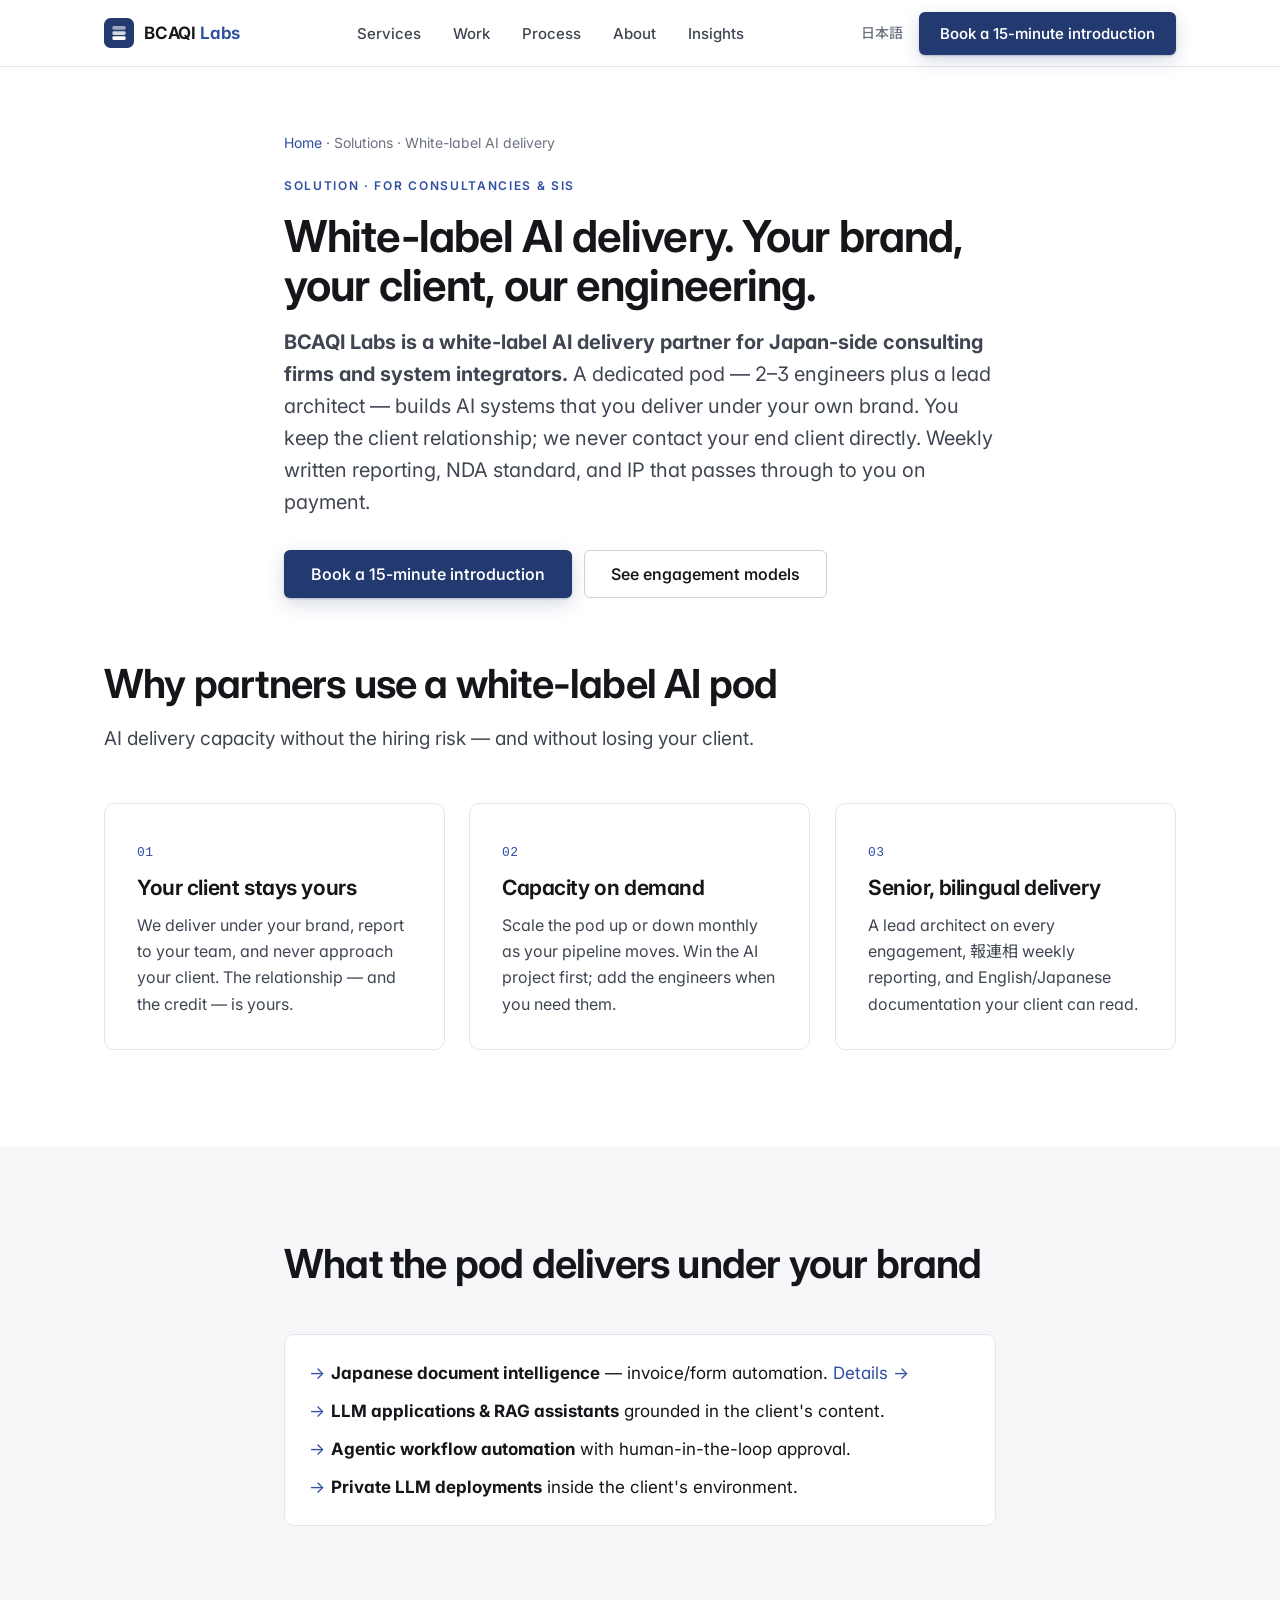
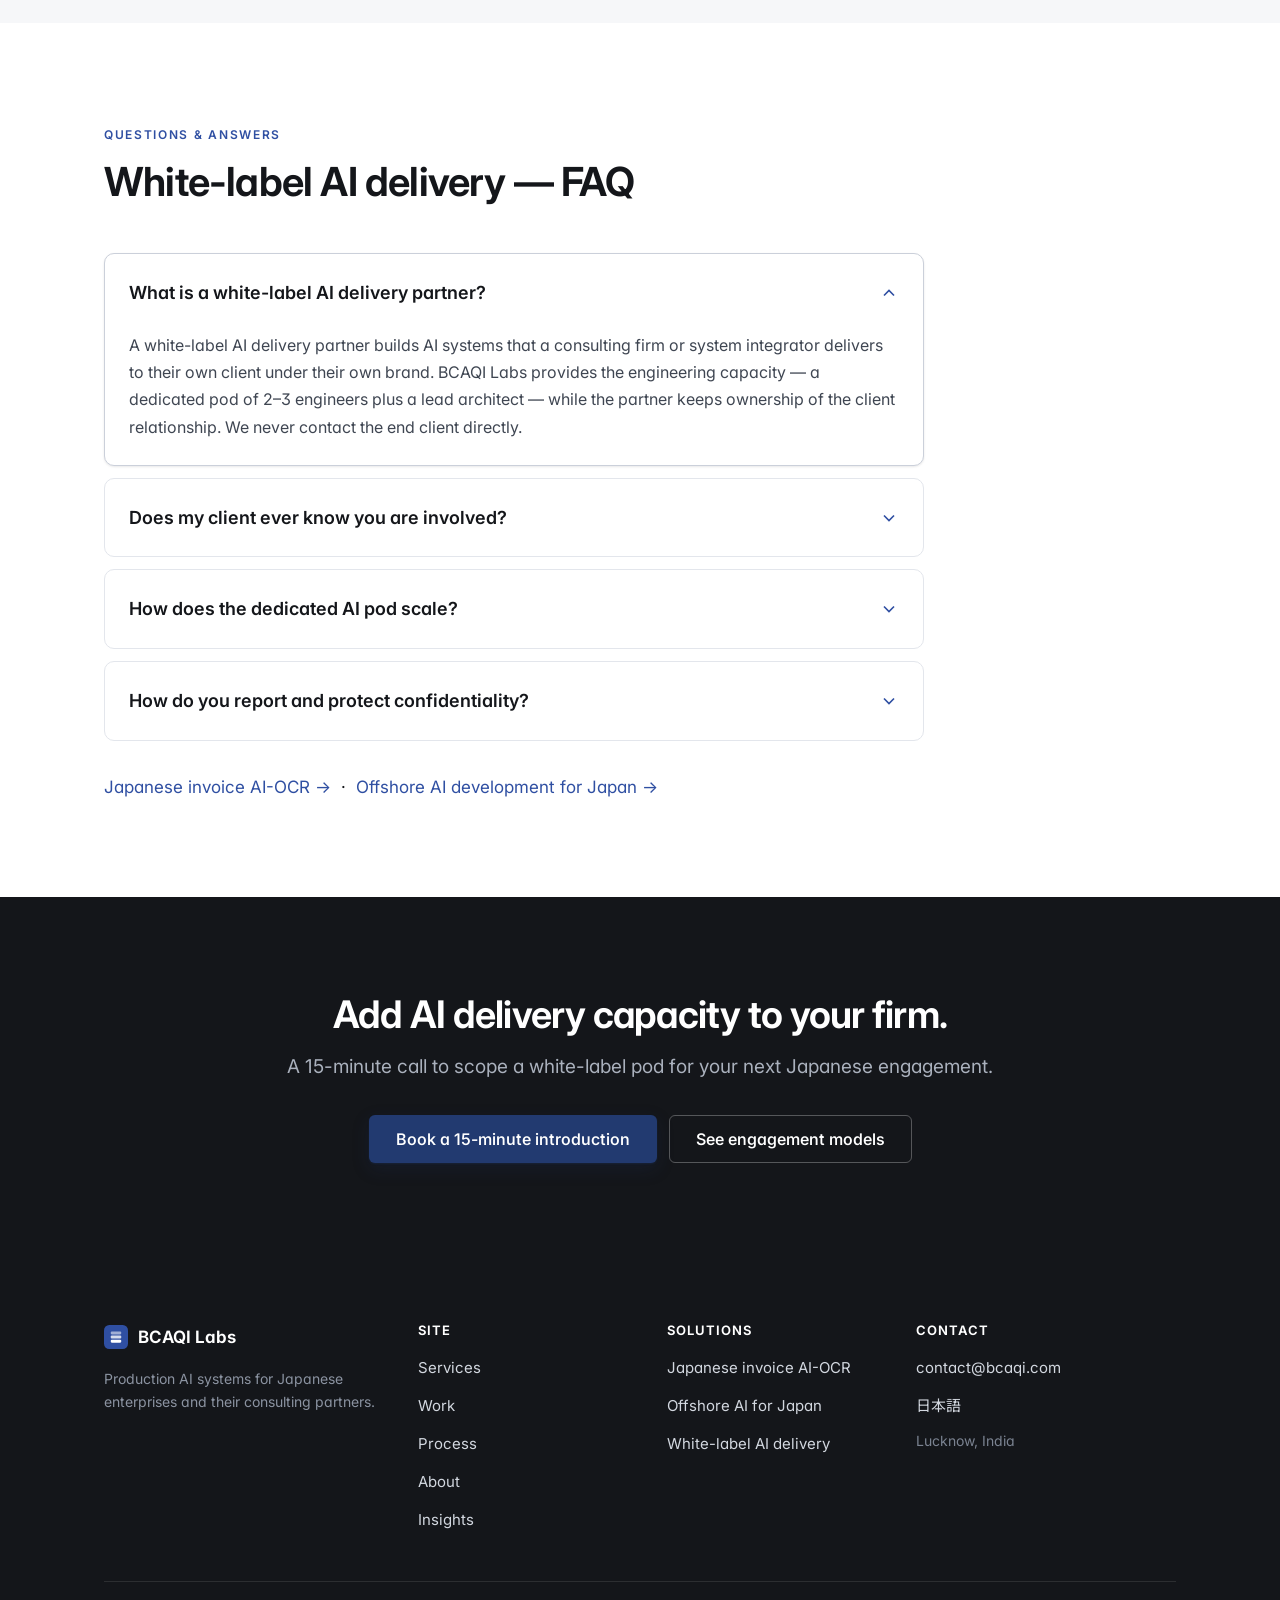
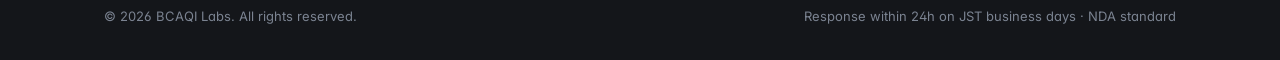
<file: solutions/white-label-ai-delivery/index.html>
<!DOCTYPE html>
<html lang="en">

<head>
  <meta charset="UTF-8">
  <meta name="viewport" content="width=device-width, initial-scale=1.0, viewport-fit=cover">

  <title>White-label AI delivery partner for consultancies &amp; SIs | BCAQI Labs</title>
  <meta name="description"
    content="White-label AI delivery for Japan-side consulting firms and system integrators. A dedicated pod (2–3 engineers + lead architect) delivers under your brand; your client relationship stays yours. Weekly reporting, NDA standard.">
  <link rel="canonical" href="https://bcaqi.com/solutions/white-label-ai-delivery/">
  <meta name="robots" content="index, follow, max-image-preview:large">
  <link rel="alternate" hreflang="en" href="https://bcaqi.com/solutions/white-label-ai-delivery/">
  <link rel="alternate" hreflang="ja" href="https://bcaqi.com/jp/">
  <link rel="alternate" hreflang="x-default" href="https://bcaqi.com/solutions/white-label-ai-delivery/">

  <meta property="og:type" content="article">
  <meta property="og:site_name" content="BCAQI Labs">
  <meta property="og:url" content="https://bcaqi.com/solutions/white-label-ai-delivery/">
  <meta property="og:title" content="White-label AI delivery partner for consultancies &amp; SIs">
  <meta property="og:description"
    content="A dedicated AI pod that delivers under your brand for Japan-side consulting firms and system integrators. Your client relationship stays yours.">
  <meta property="og:image" content="https://bcaqi.com/assets/img/og-default.png">
  <meta name="twitter:card" content="summary_large_image">

  <link rel="icon" href="/favicon.svg" type="image/svg+xml">
  <meta name="theme-color" content="#223a70">
  <link rel="preconnect" href="https://fonts.googleapis.com">
  <link rel="preconnect" href="https://fonts.gstatic.com" crossorigin>
  <link
    href="https://fonts.googleapis.com/css2?family=Inter:wght@400;500;600;700&family=Noto+Sans+JP:wght@400;500;700&display=swap"
    rel="stylesheet">
  <link rel="stylesheet" href="/assets/css/main.css">
  <noscript><style>.reveal{opacity:1!important;transform:none!important}</style></noscript>

  <script type="application/ld+json">
  {
    "@context": "https://schema.org",
    "@graph": [
      {
        "@type": "BreadcrumbList",
        "itemListElement": [
          { "@type": "ListItem", "position": 1, "name": "Home", "item": "https://bcaqi.com/" },
          { "@type": "ListItem", "position": 2, "name": "Solutions", "item": "https://bcaqi.com/solutions/white-label-ai-delivery/" },
          { "@type": "ListItem", "position": 3, "name": "White-label AI delivery", "item": "https://bcaqi.com/solutions/white-label-ai-delivery/" }
        ]
      },
      {
        "@type": "Service",
        "name": "White-label AI delivery for consulting firms and system integrators",
        "serviceType": "White-label AI delivery",
        "provider": { "@type": "Organization", "name": "BCAQI Labs", "url": "https://bcaqi.com/" },
        "areaServed": { "@type": "Country", "name": "Japan" },
        "description": "A dedicated AI pod (2–3 engineers plus a lead architect) that delivers AI systems under a Japan-side consulting firm or system integrator's brand. The partner keeps the client relationship; BCAQI Labs never contacts the end client directly."
      },
      {
        "@type": "FAQPage",
        "mainEntity": [
          {
            "@type": "Question",
            "name": "What is a white-label AI delivery partner?",
            "acceptedAnswer": { "@type": "Answer", "text": "A white-label AI delivery partner builds AI systems that a consulting firm or system integrator delivers to their own client under their own brand. BCAQI Labs provides the engineering capacity — a dedicated pod of 2–3 engineers plus a lead architect — while the partner keeps ownership of the client relationship. We never contact the end client directly." }
          },
          {
            "@type": "Question",
            "name": "Does my client ever know you are involved?",
            "acceptedAnswer": { "@type": "Answer", "text": "Only if you choose to disclose it. We deliver under your brand, report to your team, and follow your naming and process. The client relationship stays yours." }
          },
          {
            "@type": "Question",
            "name": "How does the dedicated AI pod scale?",
            "acceptedAnswer": { "@type": "Answer", "text": "The pod is billed monthly and scales up or down as your pipeline changes. It gives consulting firms and SIs AI delivery capacity without the hiring risk of building an in-house AI team." }
          },
          {
            "@type": "Question",
            "name": "How do you report and protect confidentiality?",
            "acceptedAnswer": { "@type": "Answer", "text": "Weekly written reporting following 報連相, an NDA before any data exchange, access-controlled repositories, and IP transfer to you (and onward to your client) on payment." }
          }
        ]
      }
    ]
  }
  </script>
</head>

<body>
  <a class="skip-link" href="#main">Skip to main content</a>

  <header class="site-header">
    <div class="container nav">
      <a class="brand" href="/" aria-label="BCAQI Labs home">
        <svg class="mark" viewBox="0 0 32 32" aria-hidden="true">
          <rect width="32" height="32" rx="7" fill="#223a70" />
          <rect x="9" y="8.5" width="14" height="4" rx="1.4" fill="#fff" opacity=".55" />
          <rect x="9" y="14" width="14" height="4" rx="1.4" fill="#fff" opacity=".8" />
          <rect x="9" y="19.5" width="14" height="4" rx="1.4" fill="#fff" />
        </svg>
        <span class="brand-name">BCAQI<span> Labs</span></span>
      </a>
      <nav aria-label="Primary">
        <ul class="nav-links">
          <li><a href="/services/">Services</a></li>
          <li><a href="/work/">Work</a></li>
          <li><a href="/process/">Process</a></li>
          <li><a href="/about/">About</a></li>
          <li><a href="/insights/">Insights</a></li>
        </ul>
      </nav>
      <div class="nav-right">
        <a class="nav-lang" href="/jp/" hreflang="ja" lang="ja">日本語</a>
        <a class="btn btn-primary" href="/#contact">Book a 15-minute introduction</a>
      </div>
      <button class="nav-toggle" aria-label="Menu" aria-expanded="false"><span></span></button>
    </div>
  </header>

  <main id="main">

    <section class="section tight">
      <div class="container narrow">
        <nav class="small text-muted reveal" aria-label="Breadcrumb" style="margin-bottom:var(--s-4)">
          <a href="/">Home</a> · Solutions · <span>White-label AI delivery</span>
        </nav>
        <span class="eyebrow reveal">Solution · For consultancies &amp; SIs</span>
        <h1 class="reveal" style="font-size:clamp(30px,4.5vw,44px)">White-label AI delivery. Your brand, your client,
          our engineering.</h1>
        <p class="lede reveal mt-4"><strong>BCAQI Labs is a white-label AI delivery partner for Japan-side consulting
            firms and system integrators.</strong> A dedicated pod — 2–3 engineers plus a lead architect — builds AI
          systems that you deliver under your own brand. You keep the client relationship; we never contact your end
          client directly. Weekly written reporting, NDA standard, and IP that passes through to you on payment.</p>
        <div class="hero-actions reveal">
          <a class="btn btn-primary btn-lg" href="/#contact">Book a 15-minute introduction</a>
          <a class="btn btn-ghost btn-lg" href="/services/">See engagement models</a>
        </div>
      </div>
    </section>

    <section class="section" style="padding-top:0">
      <div class="container">
        <div class="section-head reveal">
          <h2>Why partners use a white-label AI pod</h2>
          <p>AI delivery capacity without the hiring risk — and without losing your client.</p>
        </div>
        <div class="grid grid-3">
          <article class="card reveal">
            <span class="card-idx">01</span>
            <h3>Your client stays yours</h3>
            <p>We deliver under your brand, report to your team, and never approach your client. The relationship — and
              the credit — is yours.</p>
          </article>
          <article class="card reveal">
            <span class="card-idx">02</span>
            <h3>Capacity on demand</h3>
            <p>Scale the pod up or down monthly as your pipeline moves. Win the AI project first; add the engineers when
              you need them.</p>
          </article>
          <article class="card reveal">
            <span class="card-idx">03</span>
            <h3>Senior, bilingual delivery</h3>
            <p>A lead architect on every engagement, 報連相 weekly reporting, and English/Japanese documentation your
              client can read.</p>
          </article>
        </div>
      </div>
    </section>

    <section class="section section--fill">
      <div class="container narrow">
        <div class="section-head reveal">
          <h2>What the pod delivers under your brand</h2>
        </div>
        <div class="reveal">
          <ul class="card" style="list-style:none;padding:var(--s-5);border:1px solid var(--rule)">
            <li style="padding-left:22px;position:relative;margin-bottom:10px"><span style="position:absolute;left:0;color:var(--accent-2)">→</span><strong>Japanese document intelligence</strong> — invoice/form automation. <a class="link-underline" href="/solutions/japanese-invoice-ocr/">Details →</a></li>
            <li style="padding-left:22px;position:relative;margin-bottom:10px"><span style="position:absolute;left:0;color:var(--accent-2)">→</span><strong>LLM applications &amp; RAG assistants</strong> grounded in the client's content.</li>
            <li style="padding-left:22px;position:relative;margin-bottom:10px"><span style="position:absolute;left:0;color:var(--accent-2)">→</span><strong>Agentic workflow automation</strong> with human-in-the-loop approval.</li>
            <li style="padding-left:22px;position:relative"><span style="position:absolute;left:0;color:var(--accent-2)">→</span><strong>Private LLM deployments</strong> inside the client's environment.</li>
          </ul>
        </div>
      </div>
    </section>

    <section class="section" aria-labelledby="faq-h">
      <div class="container">
        <div class="section-head reveal">
          <span class="eyebrow">Questions &amp; answers</span>
          <h2 id="faq-h">White-label AI delivery — FAQ</h2>
        </div>
        <div class="faq reveal">
          <details open>
            <summary>What is a white-label AI delivery partner?
              <svg class="chev" viewBox="0 0 24 24" fill="none" stroke="currentColor" stroke-width="2" aria-hidden="true"><path d="M6 9l6 6 6-6"/></svg>
            </summary>
            <div class="faq-body">
              <p>A white-label AI delivery partner builds AI systems that a consulting firm or system integrator delivers
                to their own client under their own brand. BCAQI Labs provides the engineering capacity — a dedicated pod
                of 2–3 engineers plus a lead architect — while the partner keeps ownership of the client relationship. We
                never contact the end client directly.</p>
            </div>
          </details>
          <details>
            <summary>Does my client ever know you are involved?
              <svg class="chev" viewBox="0 0 24 24" fill="none" stroke="currentColor" stroke-width="2" aria-hidden="true"><path d="M6 9l6 6 6-6"/></svg>
            </summary>
            <div class="faq-body">
              <p>Only if you choose to disclose it. We deliver under your brand, report to your team, and follow your
                naming and process. The client relationship stays yours.</p>
            </div>
          </details>
          <details>
            <summary>How does the dedicated AI pod scale?
              <svg class="chev" viewBox="0 0 24 24" fill="none" stroke="currentColor" stroke-width="2" aria-hidden="true"><path d="M6 9l6 6 6-6"/></svg>
            </summary>
            <div class="faq-body">
              <p>The pod is billed monthly and scales up or down as your pipeline changes. It gives consulting firms and
                SIs AI delivery capacity without the hiring risk of building an in-house AI team.</p>
            </div>
          </details>
          <details>
            <summary>How do you report and protect confidentiality?
              <svg class="chev" viewBox="0 0 24 24" fill="none" stroke="currentColor" stroke-width="2" aria-hidden="true"><path d="M6 9l6 6 6-6"/></svg>
            </summary>
            <div class="faq-body">
              <p>Weekly written reporting following 報連相, an NDA before any data exchange, access-controlled
                repositories, and IP transfer to you (and onward to your client) on payment.</p>
            </div>
          </details>
        </div>
        <p class="reveal mt-6"><a class="link-underline" href="/solutions/japanese-invoice-ocr/">Japanese invoice AI-OCR
            →</a> &nbsp;·&nbsp; <a class="link-underline" href="/solutions/offshore-ai-development-japan/">Offshore AI
            development for Japan →</a></p>
      </div>
    </section>

    <section class="section section--ink cta-band">
      <div class="container narrow">
        <h2>Add AI delivery capacity to your firm.</h2>
        <p>A 15-minute call to scope a white-label pod for your next Japanese engagement.</p>
        <div class="hero-actions">
          <a class="btn btn-primary btn-lg" href="/#contact">Book a 15-minute introduction</a>
          <a class="btn btn-ghost btn-lg" href="/services/">See engagement models</a>
        </div>
      </div>
    </section>
  </main>

  <footer class="site-footer">
    <div class="container">
      <div class="footer-top">
        <div class="footer-brand">
          <span class="brand-name">
            <svg width="24" height="24" viewBox="0 0 32 32" aria-hidden="true">
              <rect width="32" height="32" rx="7" fill="#2f4fa2" />
              <rect x="9" y="8.5" width="14" height="4" rx="1.4" fill="#fff" opacity=".55" />
              <rect x="9" y="14" width="14" height="4" rx="1.4" fill="#fff" opacity=".8" />
              <rect x="9" y="19.5" width="14" height="4" rx="1.4" fill="#fff" />
            </svg>
            BCAQI Labs
          </span>
          <p>Production AI systems for Japanese enterprises and their consulting partners.</p>
        </div>
        <div class="footer-col">
          <h4>Site</h4>
          <ul>
            <li><a href="/services/">Services</a></li>
            <li><a href="/work/">Work</a></li>
            <li><a href="/process/">Process</a></li>
            <li><a href="/about/">About</a></li>
            <li><a href="/insights/">Insights</a></li>
          </ul>
        </div>
        <div class="footer-col">
          <h4>Solutions</h4>
          <ul>
            <li><a href="/solutions/japanese-invoice-ocr/">Japanese invoice AI-OCR</a></li>
            <li><a href="/solutions/offshore-ai-development-japan/">Offshore AI for Japan</a></li>
            <li><a href="/solutions/white-label-ai-delivery/">White-label AI delivery</a></li>
          </ul>
        </div>
        <div class="footer-col">
          <h4>Contact</h4>
          <ul>
            <li><a href="mailto:contact@bcaqi.com">contact@bcaqi.com</a></li>
            <li><a href="/jp/" hreflang="ja" lang="ja">日本語</a></li>
            <li class="small" style="color:#7b8391">Lucknow, India</li>
          </ul>
        </div>
      </div>
      <div class="footer-bottom">
        <span>© <span data-year>2026</span> BCAQI Labs. All rights reserved.</span>
        <span>Response within 24h on JST business days · NDA standard</span>
      </div>
    </div>
  </footer>

  <script src="/assets/js/main.js" defer></script>
</body>

</html>
</file>
<file: assets/css/main.css>
/* =============================================================
   BCAQI Labs — Design system
   Restrained, engineered, Japanese industrial-design sensibility.
   Palette: near-white ground, ink text, one deep indigo (藍) accent,
   one neutral gray for rules/tables, plus demo status colors.
   ============================================================= */

/* ---------- Design tokens ---------- */
:root {
  /* Color */
  --ground: #ffffff;
  --ground-2: #f6f7f9;      /* subtle section fill */
  --ground-3: #eef0f4;      /* deeper fill / demo canvas */
  --ink: #14161a;           /* primary text */
  --ink-2: #3f4652;         /* secondary text */
  --muted: #6b7280;         /* tertiary text */
  --rule: #e3e6ec;          /* borders / table rules */
  --rule-strong: #cbd0da;

  --accent: #223a70;        /* 紺 / deep indigo */
  --accent-2: #2f4fa2;      /* interactive indigo */
  --accent-soft: #eef1f9;   /* indigo tint background */

  --flag-ok: #1f7a54;       /* validated */
  --flag-ok-soft: #e7f3ee;
  --flag-warn: #9a6a12;     /* needs review */
  --flag-warn-soft: #fbf3e2;
  --flag-err: #b4342a;      /* failed rule */
  --flag-err-soft: #fbeceb;

  /* Type */
  --font-sans: "Inter", -apple-system, BlinkMacSystemFont, "Segoe UI", Roboto, Helvetica, Arial, "Noto Sans JP", sans-serif;
  --font-jp: "Noto Sans JP", "Hiragino Kaku Gothic ProN", "Hiragino Sans", "Yu Gothic", "Meiryo", sans-serif;
  --font-mono: "SFMono-Regular", ui-monospace, "SF Mono", Menlo, Consolas, monospace;

  /* Space scale (8pt) */
  --s-1: 4px;  --s-2: 8px;  --s-3: 12px; --s-4: 16px;
  --s-5: 24px; --s-6: 32px; --s-7: 48px; --s-8: 64px;
  --s-9: 96px; --s-10: 128px;

  --maxw: 1120px;
  --maxw-narrow: 760px;
  --radius: 10px;
  --radius-sm: 6px;
  --shadow-sm: 0 1px 2px rgba(20, 22, 26, .04), 0 1px 3px rgba(20, 22, 26, .06);
  --shadow-md: 0 4px 16px rgba(20, 22, 26, .06), 0 2px 6px rgba(20, 22, 26, .05);
  --ease: cubic-bezier(.22, .61, .36, 1);
}

/* ---------- Reset ---------- */
*, *::before, *::after { box-sizing: border-box; }
html { -webkit-text-size-adjust: 100%; scroll-behavior: smooth; }
@media (prefers-reduced-motion: reduce) { html { scroll-behavior: auto; } }
body {
  margin: 0;
  font-family: var(--font-sans);
  font-size: 17px;
  line-height: 1.65;
  color: var(--ink);
  background: var(--ground);
  -webkit-font-smoothing: antialiased;
  text-rendering: optimizeLegibility;
  font-feature-settings: "cv11", "ss01";
}
img, svg, video { max-width: 100%; display: block; }
a { color: var(--accent-2); text-decoration: none; }
a:hover { text-decoration: underline; text-underline-offset: 3px; }
button { font-family: inherit; }
h1, h2, h3, h4 { margin: 0; font-weight: 650; letter-spacing: -0.02em; line-height: 1.12; color: var(--ink); }
p { margin: 0; }
ul { margin: 0; }

::selection { background: var(--accent-soft); color: var(--accent); }
:focus-visible { outline: 2px solid var(--accent-2); outline-offset: 2px; border-radius: 3px; }

.skip-link {
  position: absolute; left: -999px; top: 0; z-index: 200;
  background: var(--accent); color: #fff; padding: 10px 16px; border-radius: 0 0 var(--radius-sm) 0;
}
.skip-link:focus { left: 0; }

/* ---------- Layout ---------- */
.container { width: 100%; max-width: var(--maxw); margin-inline: auto; padding-inline: var(--s-5); }
.container.narrow { max-width: var(--maxw-narrow); }
.section { padding-block: var(--s-9); }
.section.tight { padding-block: var(--s-8); }
.section--fill { background: var(--ground-2); }
.section--ink { background: var(--ink); color: #d9dde4; }
.section--ink h1, .section--ink h2, .section--ink h3 { color: #fff; }

.eyebrow {
  display: inline-block;
  font-size: 12px; font-weight: 600; letter-spacing: .14em; text-transform: uppercase;
  color: var(--accent-2); margin-bottom: var(--s-4);
}
.section-head { max-width: 720px; margin-bottom: var(--s-7); }
.section-head h1, .section-head h2 { font-size: clamp(28px, 4vw, 40px); }
.section-head p { margin-top: var(--s-4); color: var(--ink-2); font-size: 19px; }
.lede { font-size: 20px; color: var(--ink-2); line-height: 1.6; }

/* Grids */
.grid { display: grid; gap: var(--s-5); }
.grid-3 { grid-template-columns: repeat(3, 1fr); }
.grid-2 { grid-template-columns: repeat(2, 1fr); }

/* ---------- Header / nav ---------- */
.site-header {
  position: sticky; top: 0; z-index: 100;
  background: rgba(255,255,255,.82);
  backdrop-filter: saturate(180%) blur(12px);
  -webkit-backdrop-filter: saturate(180%) blur(12px);
  border-bottom: 1px solid var(--rule);
}
.nav { display: flex; align-items: center; justify-content: space-between; height: 66px; }
.brand { display: flex; align-items: center; gap: 10px; font-weight: 650; color: var(--ink); letter-spacing: -.01em; }
.brand:hover { text-decoration: none; }
.brand .mark { width: 30px; height: 30px; flex: none; }
.brand .brand-name { font-size: 17px; }
.brand .brand-name span { color: var(--accent-2); }
.nav-links { display: flex; align-items: center; gap: var(--s-6); list-style: none; margin: 0; padding: 0; }
.nav-links a { color: var(--ink-2); font-size: 15px; font-weight: 500; }
.nav-links a:hover, .nav-links a[aria-current="page"] { color: var(--ink); text-decoration: none; }
.nav-links a[aria-current="page"] { color: var(--accent-2); }
.nav-right { display: flex; align-items: center; gap: var(--s-4); }
.nav-lang { font-size: 14px; color: var(--muted); font-weight: 500; }
.nav-lang:hover { color: var(--accent-2); text-decoration: none; }
.nav-toggle { display: none; background: none; border: 1px solid var(--rule); border-radius: var(--radius-sm);
  width: 40px; height: 38px; cursor: pointer; align-items: center; justify-content: center; }
.nav-toggle span { display: block; width: 18px; height: 2px; background: var(--ink); position: relative; }
.nav-toggle span::before, .nav-toggle span::after { content: ""; position: absolute; left: 0; width: 18px; height: 2px; background: var(--ink); }
.nav-toggle span::before { top: -5px; } .nav-toggle span::after { top: 5px; }

/* ---------- Buttons ---------- */
.btn {
  display: inline-flex; align-items: center; gap: 8px;
  font-size: 15px; font-weight: 550; line-height: 1;
  padding: 13px 20px; border-radius: var(--radius-sm);
  border: 1px solid transparent; cursor: pointer;
  transition: background .18s var(--ease), border-color .18s var(--ease), color .18s var(--ease), transform .18s var(--ease);
  white-space: nowrap;
}
.btn:hover { text-decoration: none; }
.btn-primary { background: var(--accent); color: #fff; }
.btn-primary:hover { background: var(--accent-2); }
.btn-ghost { background: transparent; color: var(--ink); border-color: var(--rule-strong); }
.btn-ghost:hover { border-color: var(--ink); }
.btn-lg { padding: 15px 26px; font-size: 16px; }
.btn svg { width: 16px; height: 16px; }
.section--ink .btn-ghost { color: #fff; border-color: rgba(255,255,255,.28); }
.section--ink .btn-ghost:hover { border-color: #fff; }

/* ---------- Hero ---------- */
.hero { padding-block: clamp(64px, 9vw, 120px) var(--s-9); position: relative; overflow: hidden; }
.hero-grid { display: grid; grid-template-columns: 1.05fr .95fr; gap: var(--s-8); align-items: center; }
.hero h1 { font-size: clamp(34px, 5.2vw, 56px); letter-spacing: -.03em; }
.hero .hero-sub-jp { display: block; margin-top: var(--s-4); font-family: var(--font-jp); font-weight: 500;
  font-size: clamp(16px, 2.2vw, 21px); color: var(--ink-2); letter-spacing: 0; line-height: 1.7; }
.hero .lede { margin-top: var(--s-5); }
.hero-actions { display: flex; flex-wrap: wrap; gap: var(--s-3); margin-top: var(--s-6); }
.hero-note { margin-top: var(--s-4); font-size: 14px; color: var(--muted); }

/* ---------- Trust strip ---------- */
.trust-strip { border-block: 1px solid var(--rule); background: var(--ground-2); }
.trust-strip ul { display: grid; grid-template-columns: repeat(4, 1fr); list-style: none; margin: 0; padding: 0; }
.trust-strip li { padding: var(--s-5) var(--s-4); border-left: 1px solid var(--rule);
  font-size: 14px; color: var(--ink-2); display: flex; align-items: center; gap: 10px; }
.trust-strip li:first-child { border-left: none; }
.trust-strip li strong { color: var(--ink); font-weight: 600; display: block; font-size: 15px; }
.trust-strip .tick { color: var(--accent-2); flex: none; }

/* ---------- Cards ---------- */
.card {
  background: var(--ground); border: 1px solid var(--rule); border-radius: var(--radius);
  padding: var(--s-6); transition: border-color .2s var(--ease), box-shadow .2s var(--ease), transform .2s var(--ease);
}
.card:hover { border-color: var(--rule-strong); box-shadow: var(--shadow-md); }
.card .card-idx { font-family: var(--font-mono); font-size: 13px; color: var(--accent-2); letter-spacing: .04em; }
.card h3 { font-size: 21px; margin-top: var(--s-3); }
.card p { margin-top: var(--s-3); color: var(--ink-2); font-size: 16px; }
.card ul { margin-top: var(--s-4); padding-left: 0; list-style: none; }
.card ul li { position: relative; padding-left: 22px; margin-top: var(--s-2); font-size: 15px; color: var(--ink-2); }
.card ul li::before { content: ""; position: absolute; left: 4px; top: 10px; width: 6px; height: 6px;
  border-radius: 50%; background: var(--accent-2); }
.card .icon { width: 40px; height: 40px; color: var(--accent); }

/* Offer / pricing card */
.offer { display: flex; flex-direction: column; }
.offer .offer-meta { display: flex; justify-content: space-between; align-items: baseline; gap: var(--s-3);
  font-size: 13px; color: var(--muted); }
.offer .offer-price { margin-top: auto; padding-top: var(--s-5); border-top: 1px solid var(--rule);
  font-size: 15px; color: var(--ink); font-weight: 600; }
.offer .offer-price span { display: block; font-size: 13px; font-weight: 400; color: var(--muted); }
.deliverables { margin-top: var(--s-4); }

/* ---------- Company overview table (会社概要) ---------- */
.spec-table { width: 100%; border-collapse: collapse; border: 1px solid var(--rule); border-radius: var(--radius); overflow: hidden; }
.spec-table th, .spec-table td { text-align: left; padding: var(--s-4) var(--s-5); border-bottom: 1px solid var(--rule); vertical-align: top; font-size: 16px; }
.spec-table tr:last-child th, .spec-table tr:last-child td { border-bottom: none; }
.spec-table th { width: 32%; background: var(--ground-2); font-weight: 600; color: var(--ink); }
.spec-table th .jp { display: block; font-family: var(--font-jp); font-size: 13px; font-weight: 500; color: var(--muted); }
.spec-table td { color: var(--ink-2); }

/* ---------- Timeline ---------- */
.timeline { list-style: none; margin: 0; padding: 0; display: grid; gap: var(--s-2); }
.timeline li { display: grid; grid-template-columns: auto 1fr; gap: var(--s-4); padding: var(--s-4) 0;
  border-bottom: 1px solid var(--rule); }
.timeline .step { font-family: var(--font-mono); font-size: 13px; color: var(--accent-2); padding-top: 3px; min-width: 64px; }
.timeline strong { display: block; font-size: 17px; }
.timeline p { color: var(--ink-2); font-size: 15px; margin-top: 2px; }

/* ---------- Feature rows (process) ---------- */
.feature-row { display: grid; grid-template-columns: 240px 1fr; gap: var(--s-7); padding-block: var(--s-7);
  border-top: 1px solid var(--rule); }
.feature-row h3 { font-size: 24px; }
.feature-row .jp-term { font-family: var(--font-jp); color: var(--accent); font-weight: 600; }
.feature-row p { color: var(--ink-2); margin-top: var(--s-3); }
.feature-row .col-side .side-note { font-size: 14px; color: var(--muted); margin-top: var(--s-3); }

/* ---------- Portfolio ---------- */
.case-list { display: grid; gap: var(--s-6); }
.case { display: grid; grid-template-columns: 1fr; gap: var(--s-4); padding: var(--s-6);
  border: 1px solid var(--rule); border-radius: var(--radius); background: var(--ground); }
.case .tag { display: inline-flex; align-items: center; gap: 6px; font-size: 12px; font-weight: 600;
  letter-spacing: .04em; color: var(--accent); background: var(--accent-soft); padding: 4px 10px; border-radius: 100px; width: fit-content; }
.case h3 { font-size: 24px; margin-top: var(--s-2); }
.case dl { display: grid; grid-template-columns: repeat(3, 1fr); gap: var(--s-4); margin: var(--s-4) 0 0; }
.case dt { font-size: 12px; text-transform: uppercase; letter-spacing: .08em; color: var(--muted); }
.case dd { margin: 4px 0 0; font-size: 15px; color: var(--ink-2); }

/* ---------- Demo (signature element) ---------- */
.demo-wrap { border: 1px solid var(--rule-strong); border-radius: var(--radius); overflow: hidden; background: var(--ground); box-shadow: var(--shadow-md); }
.demo-bar { display: flex; align-items: center; justify-content: space-between; gap: var(--s-3);
  padding: var(--s-3) var(--s-4); background: var(--ground-3); border-bottom: 1px solid var(--rule); }
.demo-bar .demo-title { font-size: 13px; font-weight: 600; color: var(--ink); display: flex; align-items: center; gap: 8px; }
.demo-bar .env-label { font-size: 11px; font-weight: 600; letter-spacing: .06em; text-transform: uppercase;
  color: var(--flag-warn); background: var(--flag-warn-soft); padding: 3px 8px; border-radius: 100px; }
.demo-body { display: grid; grid-template-columns: 300px 1fr; min-height: 460px; }
.demo-samples { border-right: 1px solid var(--rule); padding: var(--s-4); background: var(--ground-2); }
.demo-samples h4 { font-size: 12px; text-transform: uppercase; letter-spacing: .08em; color: var(--muted); margin-bottom: var(--s-3); }
.sample-btn { display: block; width: 100%; text-align: left; background: var(--ground); border: 1px solid var(--rule);
  border-radius: var(--radius-sm); padding: var(--s-3) var(--s-4); margin-bottom: var(--s-3); cursor: pointer;
  transition: border-color .15s var(--ease), background .15s var(--ease); }
.sample-btn:hover { border-color: var(--accent-2); }
.sample-btn.active { border-color: var(--accent); background: var(--accent-soft); }
.sample-btn .s-name { display: block; font-weight: 600; font-size: 14px; color: var(--ink); }
.sample-btn .s-name .jp { font-family: var(--font-jp); }
.sample-btn .s-meta { display: block; font-size: 12px; color: var(--muted); margin-top: 3px; }
.demo-main { padding: var(--s-5); overflow-x: auto; }
.demo-empty { color: var(--muted); font-size: 15px; display: flex; height: 100%; align-items: center; justify-content: center; text-align: center; }

.demo-doc { font-family: var(--font-jp); background: #fff; border: 1px solid var(--rule); border-radius: var(--radius-sm);
  padding: var(--s-5); font-size: 14px; line-height: 1.9; color: var(--ink); }
.demo-doc .doc-title { font-weight: 700; font-size: 18px; margin-bottom: var(--s-3); }
.demo-doc .doc-row { display: flex; justify-content: space-between; border-bottom: 1px dashed var(--rule); padding: 4px 0; }

.demo-steps { display: flex; gap: var(--s-2); margin-bottom: var(--s-4); flex-wrap: wrap; }
.demo-step { font-size: 12px; color: var(--muted); display: flex; align-items: center; gap: 6px; }
.demo-step .dot { width: 8px; height: 8px; border-radius: 50%; background: var(--rule-strong); }
.demo-step.done .dot { background: var(--flag-ok); }
.demo-step.active .dot { background: var(--accent-2); animation: pulse 1s infinite; }
@keyframes pulse { 0%,100%{opacity:1} 50%{opacity:.4} }
@media (prefers-reduced-motion: reduce) { .demo-step.active .dot { animation: none; } }

.result-table { width: 100%; border-collapse: collapse; font-size: 14px; }
.result-table th, .result-table td { text-align: left; padding: 10px 12px; border-bottom: 1px solid var(--rule); }
.result-table th { font-size: 11px; text-transform: uppercase; letter-spacing: .06em; color: var(--muted); font-weight: 600; }
.result-table .field-label { font-family: var(--font-jp); color: var(--muted); font-size: 13px; }
.result-table .field-value { font-weight: 550; color: var(--ink); }
.result-table .field-value.jp { font-family: var(--font-jp); }
.flag { display: inline-flex; align-items: center; gap: 6px; font-size: 12px; font-weight: 600; padding: 3px 9px; border-radius: 100px; }
.flag.ok { color: var(--flag-ok); background: var(--flag-ok-soft); }
.flag.warn { color: var(--flag-warn); background: var(--flag-warn-soft); }
.flag.err { color: var(--flag-err); background: var(--flag-err-soft); }
.conf { font-family: var(--font-mono); font-size: 13px; }

.demo-tabs { display: flex; gap: var(--s-1); border-bottom: 1px solid var(--rule); margin-bottom: var(--s-4); }
.demo-tab { background: none; border: none; padding: 10px 14px; font-size: 14px; font-weight: 550; color: var(--muted);
  cursor: pointer; border-bottom: 2px solid transparent; margin-bottom: -1px; }
.demo-tab.active { color: var(--accent-2); border-bottom-color: var(--accent-2); }
.demo-panel { display: none; }
.demo-panel.active { display: block; }
pre.json { background: var(--ink); color: #d7dbe3; padding: var(--s-4); border-radius: var(--radius-sm);
  font-family: var(--font-mono); font-size: 13px; line-height: 1.6; overflow-x: auto; }
pre.json .k { color: #9fb4ff; } pre.json .s { color: #a5d6a7; } pre.json .n { color: #ffcc80; }

.audit-log { list-style: none; margin: 0; padding: 0; font-family: var(--font-mono); font-size: 13px; }
.audit-log li { display: grid; grid-template-columns: 92px auto 1fr; gap: var(--s-3); padding: 8px 0;
  border-bottom: 1px solid var(--rule); color: var(--ink-2); }
.audit-log .t { color: var(--muted); } .audit-log .lv { font-weight: 600; }
.audit-log .lv.ok { color: var(--flag-ok); } .audit-log .lv.warn { color: var(--flag-warn); }

.review-queue { display: grid; gap: var(--s-3); }
.review-item { border: 1px solid var(--flag-warn-soft); border-left: 3px solid var(--flag-warn); border-radius: var(--radius-sm);
  padding: var(--s-3) var(--s-4); background: var(--ground); }
.review-item .ri-head { display: flex; justify-content: space-between; align-items: center; gap: var(--s-3); }
.review-item .ri-field { font-family: var(--font-jp); font-weight: 600; }
.review-item .ri-actions { display: flex; gap: var(--s-2); margin-top: var(--s-3); }
.review-item .ri-actions button { font-size: 12px; padding: 5px 12px; border-radius: var(--radius-sm); border: 1px solid var(--rule-strong); background: var(--ground); cursor: pointer; }
.review-item .ri-actions button.approve { border-color: var(--flag-ok); color: var(--flag-ok); }

/* ---------- Forms ---------- */
.form { display: grid; gap: var(--s-4); }
.field { display: grid; gap: 6px; }
.field label { font-size: 14px; font-weight: 550; color: var(--ink); }
.field label .jp { font-family: var(--font-jp); color: var(--muted); font-weight: 500; }
.field .req { color: var(--flag-err); }
.field input, .field select, .field textarea {
  font-family: inherit; font-size: 16px; color: var(--ink); background: var(--ground);
  border: 1px solid var(--rule-strong); border-radius: var(--radius-sm); padding: 11px 14px; width: 100%;
}
.field textarea { min-height: 130px; resize: vertical; }
.field input:focus, .field select:focus, .field textarea:focus { border-color: var(--accent-2); outline: none; box-shadow: 0 0 0 3px var(--accent-soft); }
.form-row { display: grid; grid-template-columns: 1fr 1fr; gap: var(--s-4); }
.form-note { font-size: 13px; color: var(--muted); }

/* ---------- Contact block ---------- */
.contact-split { display: grid; grid-template-columns: .9fr 1.1fr; gap: var(--s-8); align-items: start; }
.contact-facts { list-style: none; margin: var(--s-5) 0 0; padding: 0; display: grid; gap: var(--s-4); }
.contact-facts li { display: grid; grid-template-columns: 120px 1fr; gap: var(--s-3); font-size: 15px; }
.contact-facts .k { color: var(--muted); }

/* ---------- Footer ---------- */
.site-footer { background: var(--ink); color: #aab1bd; padding-block: var(--s-8) var(--s-6); }
.site-footer a { color: #d3d8e0; }
.footer-top { display: grid; grid-template-columns: 1.3fr 1fr 1fr 1.2fr; gap: var(--s-6); padding-bottom: var(--s-7); border-bottom: 1px solid rgba(255,255,255,.1); }
.footer-brand .brand-name { color: #fff; font-weight: 650; font-size: 17px; display: flex; align-items: center; gap: 10px; }
.footer-brand p { margin-top: var(--s-4); font-size: 14px; max-width: 34ch; color: #8b93a1; }
.footer-col h4 { color: #fff; font-size: 13px; text-transform: uppercase; letter-spacing: .08em; margin-bottom: var(--s-4); }
.footer-col ul { list-style: none; padding: 0; margin: 0; display: grid; gap: 10px; }
.footer-col a { font-size: 15px; } .footer-col a:hover { color: #fff; }
.footer-bottom { display: flex; justify-content: space-between; align-items: center; gap: var(--s-4); padding-top: var(--s-5); font-size: 13px; color: #7b8391; flex-wrap: wrap; }

/* ---------- CTA band ---------- */
.cta-band { text-align: center; }
.cta-band h2 { font-size: clamp(26px, 4vw, 38px); }
.cta-band p { margin-top: var(--s-4); color: #aab1bd; font-size: 19px; }
.cta-band .hero-actions { justify-content: center; }

/* ---------- Reveal on scroll ---------- */
.reveal { opacity: 0; transform: translateY(16px); transition: opacity .6s var(--ease), transform .6s var(--ease); }
.reveal.in { opacity: 1; transform: none; }
@media (prefers-reduced-motion: reduce) { .reveal { opacity: 1; transform: none; transition: none; } }

/* ---------- Japanese page typography ---------- */
:lang(ja), .jp-page { }
.jp-page body, .jp-page { font-family: var(--font-jp); }
.jp-page { line-height: 1.85; }
.jp-page h1, .jp-page h2, .jp-page h3, .jp-page h4 { font-family: var(--font-jp); letter-spacing: 0; line-height: 1.4; font-weight: 700; }
.jp-page p, .jp-page li { word-break: normal; overflow-wrap: break-word; line-break: strict; }
.jp-page .lede { line-height: 1.9; }

/* ---------- Utilities ---------- */
.mt-0{margin-top:0}.mt-4{margin-top:var(--s-4)}.mt-6{margin-top:var(--s-6)}.mt-7{margin-top:var(--s-7)}
.text-muted{color:var(--muted)}.small{font-size:14px}
.divider{height:1px;background:var(--rule);border:0;margin:0}
.badge-inline{display:inline-flex;align-items:center;gap:6px;font-size:12px;font-weight:600;color:var(--accent);background:var(--accent-soft);padding:4px 10px;border-radius:100px}

/* ---------- Responsive ---------- */
@media (max-width: 900px) {
  .nav-links, .nav-right .btn { display: none; }
  .nav-toggle { display: inline-flex; }
  /* Open mobile menu: stack links + CTA + language in normal flow so all are reachable. */
  .site-header.open .nav { height: auto; flex-wrap: wrap; padding-bottom: var(--s-4); align-items: center; }
  .site-header.open .brand { order: 1; }
  .site-header.open .nav-toggle { order: 2; margin-left: auto; }
  .site-header.open .nav > nav { order: 3; flex-basis: 100%; }
  .site-header.open .nav-links { display: flex; flex-direction: column; align-items: flex-start; gap: var(--s-4);
    padding-top: var(--s-4); margin-top: var(--s-3); border-top: 1px solid var(--rule); }
  .site-header.open .nav-right { order: 4; flex-basis: 100%; justify-content: flex-start; gap: var(--s-5);
    align-items: center; }
  .site-header.open .nav-right .btn { display: inline-flex; }
  .hero-grid, .contact-split, .grid-3, .grid-2, .demo-body, .feature-row, .footer-top { grid-template-columns: 1fr; }
  .demo-samples { border-right: none; border-bottom: 1px solid var(--rule); }
  .feature-row { gap: var(--s-4); }
  .trust-strip ul { grid-template-columns: 1fr 1fr; }
  .trust-strip li:nth-child(-n+2) { border-top: none; }
  .trust-strip li:nth-child(odd) { border-left: none; }
  .case dl, .form-row { grid-template-columns: 1fr 1fr; }
  .footer-top { gap: var(--s-6); } .footer-bottom { justify-content: flex-start; }
  .section { padding-block: var(--s-8); }
}
@media (max-width: 560px) {
  body { font-size: 16px; }
  .trust-strip ul { grid-template-columns: 1fr; }
  .trust-strip li { border-left: none; border-top: 1px solid var(--rule); }
  .trust-strip li:first-child { border-top: none; }
  .case dl { grid-template-columns: 1fr; }
  .spec-table th { width: 40%; }
  .container { padding-inline: var(--s-4); }
}

/* =============================================================
   PREMIUM MOTION & DEPTH  (fast, GPU-friendly, reduced-motion safe)
   Transform/opacity only — no layout thrash, no WebGL.
   ============================================================= */

/* Scroll progress bar (injected by JS) */
.scroll-progress {
  position: fixed; top: 0; left: 0; height: 2px; width: 0;
  background: linear-gradient(90deg, var(--accent), var(--accent-2));
  z-index: 200; transition: width .1s linear; will-change: width;
}

/* Header: elevate on scroll */
.site-header { transition: box-shadow .25s var(--ease), background .25s var(--ease), border-color .25s var(--ease); }
.site-header.scrolled { box-shadow: 0 1px 0 rgba(20,22,26,.04), 0 8px 30px rgba(20,22,26,.06); background: rgba(255,255,255,.9); }

/* Hero depth — soft drifting aurora glows behind content (very subtle) */
.hero { position: relative; isolation: isolate; }
.hero::before, .hero::after {
  content: ""; position: absolute; z-index: -1; border-radius: 50%;
  filter: blur(70px); opacity: .55; pointer-events: none; will-change: transform;
}
.hero::before {
  width: 560px; height: 560px; top: -180px; right: -120px;
  background: radial-gradient(closest-side, rgba(47,79,162,.18), rgba(47,79,162,0) 70%);
  animation: drift1 22s var(--ease) infinite alternate;
}
.hero::after {
  width: 480px; height: 480px; bottom: -220px; left: -140px;
  background: radial-gradient(closest-side, rgba(34,58,112,.14), rgba(34,58,112,0) 70%);
  animation: drift2 26s var(--ease) infinite alternate;
}
@keyframes drift1 { from { transform: translate3d(0,0,0) scale(1); } to { transform: translate3d(-60px,40px,0) scale(1.12); } }
@keyframes drift2 { from { transform: translate3d(0,0,0) scale(1); } to { transform: translate3d(50px,-30px,0) scale(1.1); } }

/* Faint engineered grid texture over the hero */
.hero::before, .hero::after { mix-blend-mode: multiply; }
.hero-grid { position: relative; z-index: 1; }

/* Gradient accent text (used sparingly on hero) */
.grad {
  background: linear-gradient(100deg, var(--accent) 0%, var(--accent-2) 55%, #4f6fd6 100%);
  -webkit-background-clip: text; background-clip: text; color: transparent;
}

/* Interactive tilt on the hero demo card */
.hero-demo { perspective: 1200px; }
.hero-demo .demo-wrap {
  transform: rotateX(var(--ry,0deg)) rotateY(var(--rx,0deg)) translateZ(0);
  transition: transform .3s var(--ease), box-shadow .3s var(--ease);
  transform-style: preserve-3d; will-change: transform;
}
.hero-demo.tilting .demo-wrap { transition: transform .05s linear; box-shadow: 0 30px 70px rgba(20,22,26,.16); }

/* Buttons: subtle depth + press */
.btn-primary { box-shadow: 0 1px 2px rgba(34,58,112,.28), 0 6px 18px rgba(34,58,112,.18); }
.btn-primary:hover { transform: translateY(-1px); box-shadow: 0 2px 4px rgba(34,58,112,.3), 0 12px 26px rgba(34,58,112,.24); }
.btn:active { transform: translateY(0) scale(.99); }
.btn-lg { position: relative; overflow: hidden; }

/* Cards lift a touch more, with a hairline top highlight */
.card { will-change: transform; }
.card:hover { transform: translateY(-3px); }

/* Case & offer cards: animated accent bar on hover */
.case, .offer { position: relative; }
.case::after, .card.offer::after {
  content: ""; position: absolute; left: 0; top: 0; height: 3px; width: 0;
  background: linear-gradient(90deg, var(--accent), var(--accent-2));
  border-radius: var(--radius) var(--radius) 0 0; transition: width .35s var(--ease);
}
.case:hover::after, .card.offer:hover::after { width: 100%; }

/* Reveal system — richer, with directional + stagger (delay set inline by JS) */
.reveal { opacity: 0; transform: translateY(22px); transition: opacity .7s var(--ease), transform .7s var(--ease); }
.reveal.in { opacity: 1; transform: none; }
.reveal-scale { transform: translateY(22px) scale(.98); }

/* Animated underline for text links in prose */
.link-underline { position: relative; }
.link-underline::after { content: ""; position: absolute; left: 0; bottom: -2px; height: 1px; width: 100%;
  background: currentColor; transform: scaleX(0); transform-origin: left; transition: transform .3s var(--ease); }
.link-underline:hover::after { transform: scaleX(1); }

/* Demo pipeline step: animated connector */
.demo-steps { position: relative; }

/* FAQ (accordion) */
.faq { display: grid; gap: var(--s-3); max-width: 820px; }
.faq details {
  border: 1px solid var(--rule); border-radius: var(--radius); background: var(--ground);
  transition: border-color .2s var(--ease), box-shadow .2s var(--ease);
}
.faq details[open] { border-color: var(--rule-strong); box-shadow: var(--shadow-sm); }
.faq summary {
  list-style: none; cursor: pointer; padding: var(--s-5); font-weight: 600; font-size: 18px;
  display: flex; justify-content: space-between; align-items: center; gap: var(--s-4);
}
.faq summary::-webkit-details-marker { display: none; }
.faq summary .chev { flex: none; width: 20px; height: 20px; color: var(--accent-2); transition: transform .25s var(--ease); }
.faq details[open] summary .chev { transform: rotate(180deg); }
.faq .faq-body { padding: 0 var(--s-5) var(--s-5); color: var(--ink-2); font-size: 16px; line-height: 1.7; }
.faq .faq-body :lang(ja), .faq .faq-body .jp { font-family: var(--font-jp); }

/* Marquee-free logo/《credential》 row could go here if needed later */

@media (prefers-reduced-motion: reduce) {
  .hero::before, .hero::after { animation: none; }
  .scroll-progress { display: none; }
  .hero-demo .demo-wrap { transform: none !important; }
  .btn-primary:hover, .card:hover { transform: none; }
}
</file>
